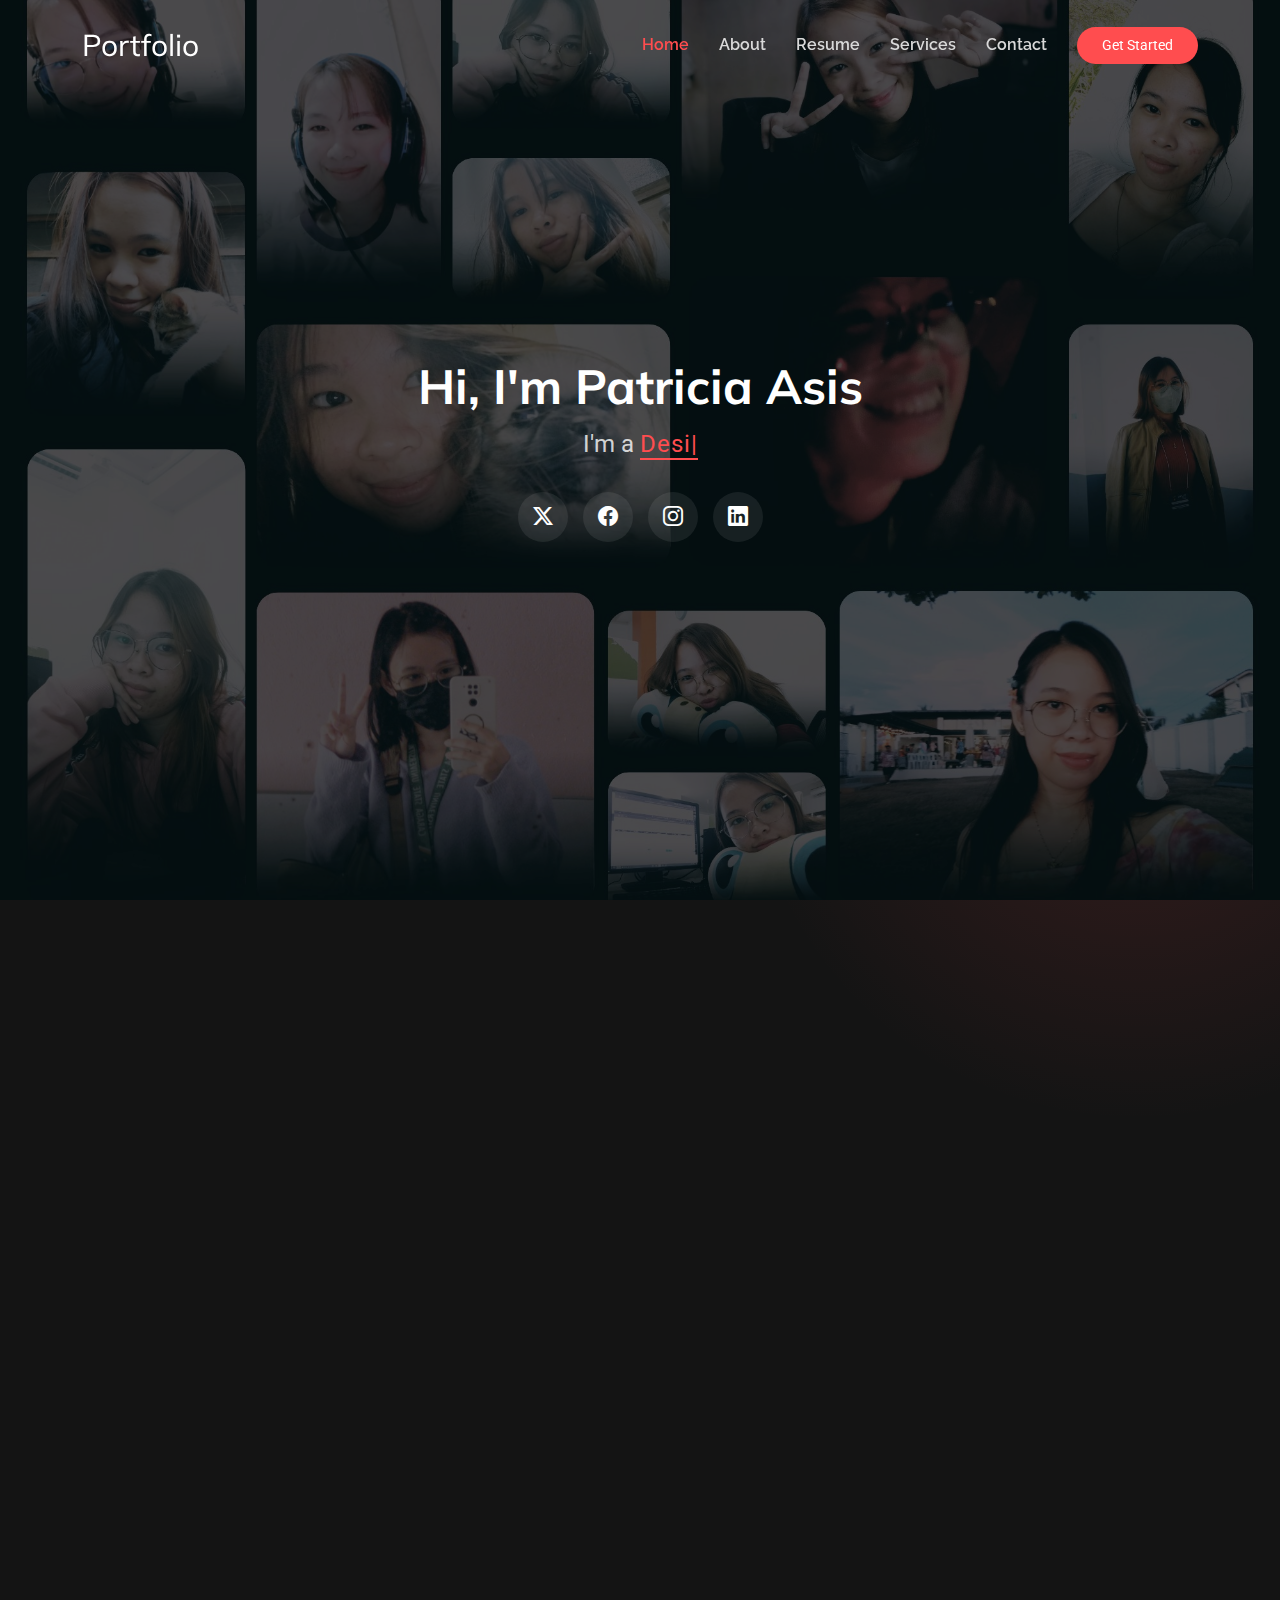
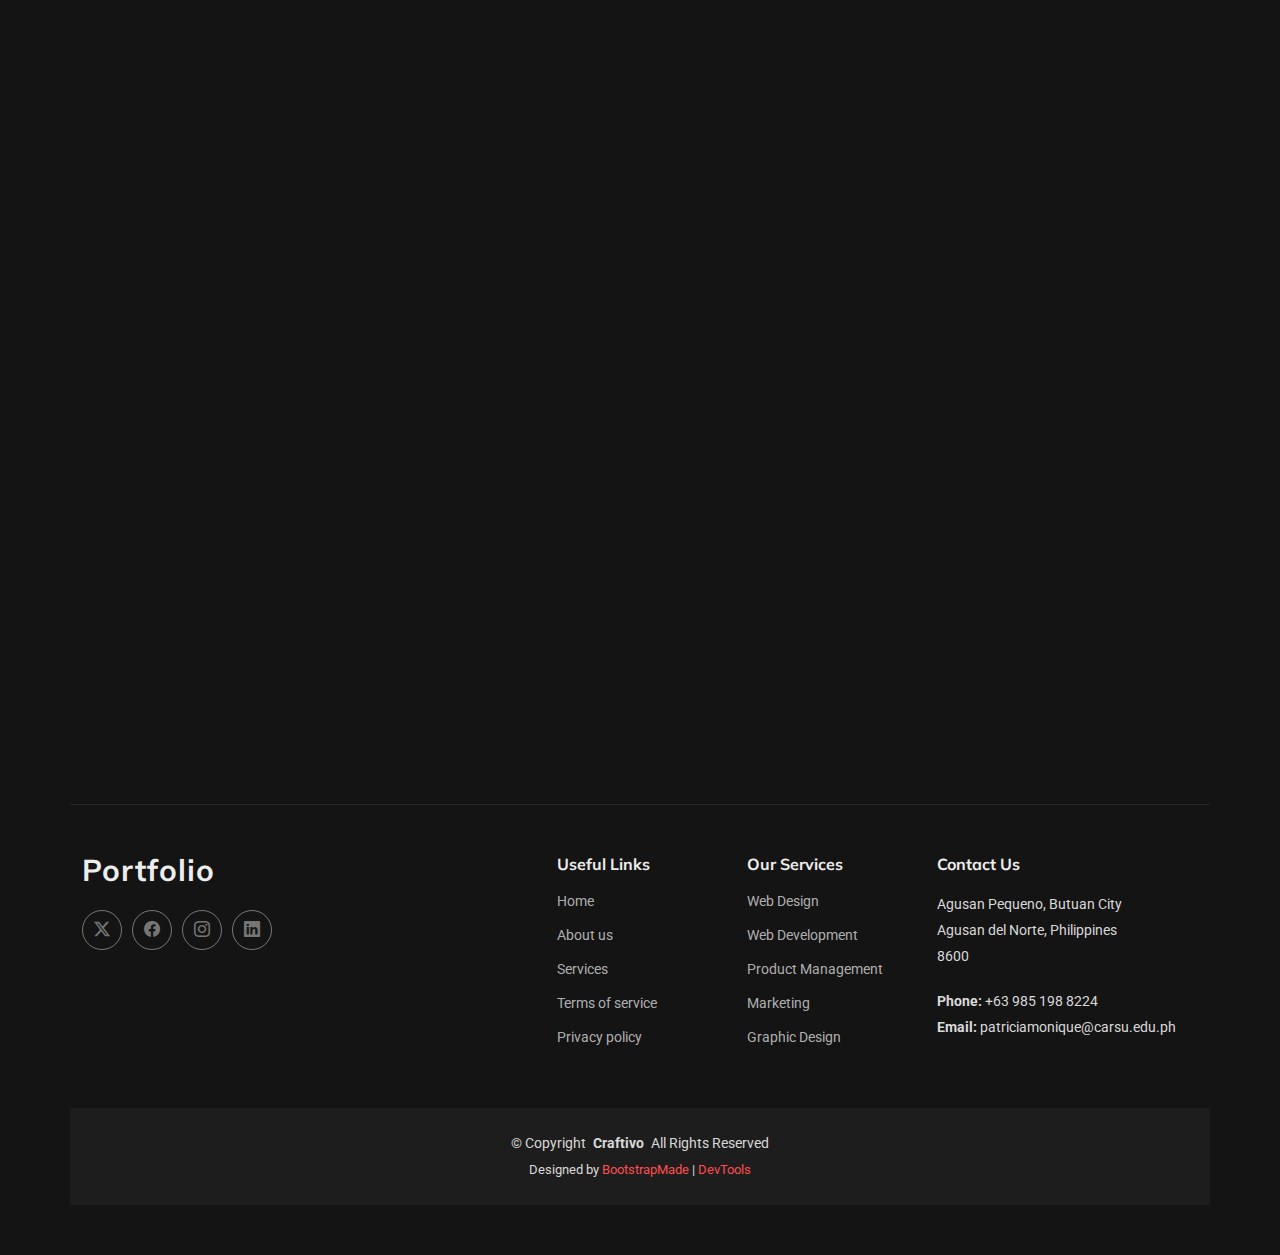
<file: index.html>
<!DOCTYPE html>
<html lang="en">

<head>
  <meta charset="utf-8">
  <meta content="width=device-width, initial-scale=1.0" name="viewport">
  <title>Index - Portfolio Template</title>
  <meta name="description" content="">
  <meta name="keywords" content="">

  <!-- Favicons -->
  <link href="assets/img/favicon.png" rel="icon">
  <link href="assets/img/apple-touch-icon.png" rel="apple-touch-icon">

  <!-- Fonts -->
  <link href="https://fonts.googleapis.com" rel="preconnect">
  <link href="https://fonts.gstatic.com" rel="preconnect" crossorigin>
  <link href="https://fonts.googleapis.com/css2?family=Roboto:ital,wght@0,100;0,300;0,400;0,500;0,700;0,900;1,100;1,300;1,400;1,500;1,700;1,900&family=Raleway:ital,wght@0,100;0,200;0,300;0,400;0,500;0,600;0,700;0,800;0,900;1,100;1,200;1,300;1,400;1,500;1,600;1,700;1,800;1,900&family=Mulish:ital,wght@0,200;0,300;0,400;0,500;0,600;0,700;0,800;0,900;1,200;1,300;1,400;1,500;1,600;1,700;1,800;1,900&display=swap" rel="stylesheet">

  <!-- Vendor CSS Files -->
  <link href="assets/vendor/bootstrap/css/bootstrap.min.css" rel="stylesheet">
  <link href="assets/vendor/bootstrap-icons/bootstrap-icons.css" rel="stylesheet">
  <link href="assets/vendor/aos/aos.css" rel="stylesheet">
  <link href="assets/vendor/glightbox/css/glightbox.min.css" rel="stylesheet">
  <link href="assets/vendor/swiper/swiper-bundle.min.css" rel="stylesheet">

  <!-- Main CSS File -->
  <link href="assets/css/main.css" rel="stylesheet">

  <!-- =======================================================
  * Template Name: Craftivo
  * Template URL: https://bootstrapmade.com/craftivo-bootstrap-portfolio-template/
  * Updated: Oct 04 2025 with Bootstrap v5.3.8
  * Author: BootstrapMade.com
  * License: https://bootstrapmade.com/license/
  ======================================================== -->
</head>

<body class="index-page">

  <header id="header" class="header d-flex align-items-center fixed-top">
    <div class="container-fluid container-xl position-relative d-flex align-items-center">

      <a href="index.html" class="logo d-flex align-items-center me-auto">
        <!-- Uncomment the line below if you also wish to use an image logo -->
        <!-- <img src="assets/img/logo.webp" alt=""> -->
        <h1 class="sitename">Portfolio</h1>
      </a>

      <nav id="navmenu" class="navmenu">
        <ul>
          <li><a href="#hero" class="active">Home</a></li>
          <li><a href="#about">About</a></li>
          <li><a href="#resume">Resume</a></li>
          <li><a href="#services">Services</a></li>
          
          <li><a href="#contact">Contact</a></li>
        </ul>
        <i class="mobile-nav-toggle d-xl-none bi bi-list"></i>
      </nav>

      <a class="btn-getstarted" href="#about">Get Started</a>

    </div>
  </header>

  <main class="main">

    <!-- Hero Section -->
    <section id="hero" class="hero section dark-background">

      <img src="assets/img/profile/profile-bg-5.png" alt="" data-aos="fade-in">

      <div class="container" data-aos="fade-up" data-aos-delay="100">
        <div class="row justify-content-center">
          <div class="col-lg-8 text-center">
            <h2>Hi, I'm Patricia Asis</h2>
            <p>I'm a <span class="typed" data-typed-items="Designer, Developer, Freelancer, Editor"></span><span class="typed-cursor" aria-hidden="true"></span></p>
            <div class="social-links">
              <a href="#"><i class="bi bi-twitter-x"></i></a>
              <a href="#"><i class="bi bi-facebook"></i></a>
              <a href="#"><i class="bi bi-instagram"></i></a>
              <a href="#"><i class="bi bi-linkedin"></i></a>
            </div>
          </div>
        </div>
      </div>

    </section><!-- /Hero Section -->

    <!-- About Section -->
    <section id="about" class="about section">

      <!-- Section Title -->
      <div class="container section-title" data-aos="fade-up">
        <span class="subtitle">About Me</span>
        <h2>About Me</h2>
        <p>BSIT student and technical specialist focused on system optimization. I bridge the gap between digital operations and technical systems through CRM management, troubleshooting, and end-to-end digital production.</p>
      </div><!-- End Section Title -->

      <div class="container" data-aos="fade-up" data-aos-delay="100">

        <div class="row gy-5">
          <div class="col-lg-4" data-aos="zoom-in" data-aos-delay="150">
            <div class="profile-card">
              <div class="profile-header">
                <div class="profile-avatar">
                  <img src="assets/img/profile/profile-square-3.jpg" class="img-fluid" alt="">
                  <div class="status-indicator"></div>
                </div>
                <h3>Patricia Monique Asis</h3>
                <span class="role">IT Specialist</span>
                <div class="rating">
                  <i class="bi bi-star-fill"></i>
                  <i class="bi bi-star-fill"></i>
                  <i class="bi bi-star-fill"></i>
                  <i class="bi bi-star-fill"></i>
                  <i class="bi bi-star-half"></i>
                  <span>4.8</span>
                </div>
              </div>

              <div class="profile-stats">
                <div class="stat-item">
                  <h4>156</h4>
                  <p>Projects</p>
                </div>
                <div class="stat-item">
                  <h4>8+</h4>
                  <p>Years</p>
                </div>
                <div class="stat-item">
                  <h4>42</h4>
                  <p>Awards</p>
                </div>
              </div>

              <div class="profile-actions">
                <a href="#" class="btn-primary"><i class="bi bi-download"></i> Download CV</a>
                <a href="#" class="btn-secondary"><i class="bi bi-envelope"></i> Contact</a>
              </div>

              <div class="social-connect">
                <a href="#"><i class="bi bi-linkedin"></i></a>
                <a href="#"><i class="bi bi-github"></i></a>
                <a href="#"><i class="bi bi-twitter"></i></a>
                <a href="#"><i class="bi bi-instagram"></i></a>
              </div>
            </div>
          </div>

          <div class="col-lg-8" data-aos="fade-left" data-aos-delay="200">
            <div class="content-wrapper">
              <div class="bio-section">
                <div class="section-tag">About Me</div>
                <h2>Transforming Ideas into Digital Reality</h2>
                <div class="row mt-5">
     <div class="col-md-4">
        <h3>Mission</h3>
        <p>Building efficient, user-centric IT solutions from the ground up.</p>
    </div>
    <div class="col-md-4">
        <h3>Vision</h3>
        <p>Leading the future of digital transformation and system optimization.</p>
    </div>
    <div class="col-md-4">
        <h3>Goals</h3>
        <p>Mastering Full-Stack development and enhancing system scalability.</p>
    </div>
</div>
              </div>

              <div class="details-grid">
                <div class="detail-item" data-aos="fade-up" data-aos-delay="250">
                  <i class="bi bi-briefcase"></i>
                  <div class="detail-content">
                    <span>Experience</span>
                    <strong>3+ Years</strong>
                  </div>
                </div>

                <div class="detail-item" data-aos="fade-up" data-aos-delay="300">
                  <i class="bi bi-mortarboard"></i>
                  <div class="detail-content">
                    <span>Degree</span>
                    <strong>Bachelor of Science in Information Technology</strong>
                  </div>
                </div>

                <div class="detail-item" data-aos="fade-up" data-aos-delay="350">
                  <i class="bi bi-geo-alt"></i>
                  <div class="detail-content">
                    <span>Based In</span>
                    <strong>Philippines, Butuan City</strong>
                  </div>
                </div>

                <div class="detail-item" data-aos="fade-up" data-aos-delay="100">
                  <i class="bi bi-envelope"></i>
                  <div class="detail-content">
                    <span>Email</span>
                    <strong>patriciamonique.asis@carsu.edu.ph</strong>
                  </div>
                </div>

                <div class="detail-item" data-aos="fade-up" data-aos-delay="150">
                  <i class="bi bi-phone"></i>
                  <div class="detail-content">
                    <span>Phone</span>
                    <strong>+63 985 198 8224</strong>
                  </div>
                </div>

                <div class="detail-item" data-aos="fade-up" data-aos-delay="200">
                  <i class="bi bi-calendar-check"></i>
                  <div class="detail-content">
                    <span>Availability</span>
                    <strong>Open to Work</strong>
                  </div>
                </div>
              </div>

              <!--<div class="skills-showcase" data-aos="fade-up" data-aos-delay="250">
                <div class="section-tag">Core Skills</div>
                <h3>Technical Proficiency</h3>

                <div class="skills-list skills-animation">
                  <div class="skill-item">
                    <div class="skill-info">
                      <span class="skill-name">React &amp; Next.js</span>
                      <span class="skill-percent">95%</span>
                    </div>
                    <div class="progress">
                      <div class="progress-bar" role="progressbar" aria-valuenow="95" aria-valuemin="0" aria-valuemax="100"></div>
                    </div>
                  </div>

                  <div class="skill-item">
                    <div class="skill-info">
                      <span class="skill-name">Node.js &amp; Express</span>
                      <span class="skill-percent">90%</span>
                    </div>
                    <div class="progress">
                      <div class="progress-bar" role="progressbar" aria-valuenow="90" aria-valuemin="0" aria-valuemax="100"></div>
                    </div>
                  </div>

                  <div class="skill-item">
                    <div class="skill-info">
                      <span class="skill-name">UI/UX &amp; Figma</span>
                      <span class="skill-percent">88%</span>
                    </div>
                    <div class="progress">
                      <div class="progress-bar" role="progressbar" aria-valuenow="88" aria-valuemin="0" aria-valuemax="100"></div>
                    </div>
                  </div>

                  <div class="skill-item">
                    <div class="skill-info">
                      <span class="skill-name">MongoDB &amp; PostgreSQL</span>
                      <span class="skill-percent">85%</span>
                    </div>
                    <div class="progress">
                      <div class="progress-bar" role="progressbar" aria-valuenow="85" aria-valuemin="0" aria-valuemax="100"></div>
                    </div>
                  </div>

                  <div class="skill-item">
                    <div class="skill-info">
                      <span class="skill-name">Docker &amp; AWS</span>
                      <span class="skill-percent">80%</span>
                    </div>
                    <div class="progress">
                      <div class="progress-bar" role="progressbar" aria-valuenow="80" aria-valuemin="0" aria-valuemax="100"></div>
                    </div>
                  </div>
                </div>
              </div>
            </div>
          </div>
        </div>

      </div>-->

    </section><!-- /About Section --> 

    <!-- Resume Section -->
    <section id="resume" class="resume section">

      <!-- Section Title -->
      <div class="container section-title" data-aos="fade-up">
        <span class="subtitle">Resume</span>
        <h2>Resume</h2>

      <div class="container" data-aos="fade-up" data-aos-delay="100">

        <div class="row gy-5">
          <div class="col-lg-6">
            <div class="experience-section">
              <div class="section-header" data-aos="fade-right" data-aos-delay="200">
                <div class="header-content">
                  <span class="section-badge">Experience</span>
                  <h2>Professional Journey</h2>
                  
                </div>
              </div>

              <div class="experience-cards">
                <div class="exp-card featured" data-aos="zoom-in" data-aos-delay="300">
                  <div class="card-header">
                    <div class="company-logo">
                      <i class="bi bi-laptop"></i>
                    </div>
                    <div class="period-badge">Recent</div>
                  </div>
                  <div class="card-body">
                    <h3>Appointment Setter</h3>
                    <p class="company-name">KB Staples</p>
                    <span class="duration">December 2024 - March 2025</span>
                    <p class="description"> - Optimized lead-generation workflows and managed CRM databases to ensure high data integrity and efficient scheduling pipelines.</p>
                    <div class="skills-tags">
                      <span class="skill-tag">Data Management</span>
                      <span class="skill-tag">Workflow Optimization</span>
                      <span class="skill-tag">CRM Administration</span>
                    </div>
                  </div>
                </div>

                <div class="exp-card" data-aos="zoom-in" data-aos-delay="350">
                  <div class="card-header">
                    <div class="company-logo">
                      <i class="bi bi-telephone"></i>
                    </div>
                  </div>
                  <div class="card-body">
                    <h3>Customer Service Representative</h3>
                    <p class="company-name">CBS (Customer Benefit Services)</p>
                    <span class="duration">2023 - 2024</span>
                    <p class="description"> - Provided high-level technical troubleshooting and conflict resolution while navigating complex internal software systems to maintain service level agreements (SLAs).</p>
                    <div class="skills-tags">
                      <span class="skill-tag">Technical Support</span>
                      <span class="skill-tag">Customer Relations</span>
                      <span class="skill-tag">SLA Management</span>
                    </div>
                  </div>
                </div>

                <div class="exp-card" data-aos="zoom-in" data-aos-delay="400">
                  <div class="card-header">
                    <div class="company-logo">
                      <i class="bi bi-globe"></i>
                    </div>
                  </div>
                  <div class="card-body">
                    <h3>Social Media Management</h3>
                    <p class="company-name">Freelancing</p>
                    <span class="duration">2021 - 2023</span>
                    <p class="description"> - Executed end-to-end digital content production by utilizing advanced video editing software and architectural scriptwriting to drive technical engagement and brand storytelling.</p>
                   <div class="skills-tags">
                      <span class="skill-tag">Data Management</span>
                      <span class="skill-tag">Workflow Optimization</span>
                      <span class="skill-tag">CRM Administration</span>
                    </div>
                  </div>
                </div>
              </div>
            </div>
          </div>

          <div class="col-lg-6">
            <div class="education-section">
              <div class="section-header" data-aos="fade-left" data-aos-delay="200">
                <div class="header-content">
                  <span class="section-badge">Education</span>
                  <h2>Academic Background</h2>
                
                </div>
              </div>

              <div class="education-timeline" data-aos="fade-left" data-aos-delay="300">
                <div class="timeline-track">
                  <div class="timeline-item">
                    <div class="timeline-marker">
                      <i class="bi bi-mortarboard-fill"></i>
                    </div>
                    <div class="timeline-content">
                      <div class="education-meta">
                        <span class="year-range">2019 - Present</span>
                        <span class="degree-level">Bachelor</span>
                      </div>
                      <h4>Bachelor of Science in Information Technology</h4>
                      <p class="institution">Caraga State University</p>
                      <p class="description">Concentrating on web technologies, database management, and computing fundamentals. Gaining hands-on experience in technical troubleshooting and efficient data handling.</p>
                      <div class="achievement">
                        <i class="bi bi-book"></i>
                        <span>Currently Pursuing</span>
                      </div>
                    </div>
                  </div>

                 <div class="timeline-item">
    <div class="timeline-marker">
        <i class="bi bi-mortarboard-fill"></i>
    </div>
    <div class="timeline-content">
        <div class="exp-card"> <div class="card-header">
                <div class="education-meta">
                    <span class="year-range">2017 - 2019</span>
                    <span class="degree-level">Secondary</span> 
                </div>
            </div>
            
            <div class="card-body">
                <h4>STEM (Science, Tech, Engineering, & Math)</h4>
                <p class="institution">Saint Joseph Institute of Technology</p>
                <p class="description">Completed the Academic Track with a focus on advanced mathematics and sciences.</p>
                
                <div class="achievement">
                    <i class="bi bi-award"></i>
                    <span>Senior High School Graduate</span>
                </div>
            </div>
        </div>
    </div>
</div>

                  <div class="timeline-item">
                    <div class="timeline-marker">
                      <i class="bi bi-patch-check-fill"></i>
                    </div>
                    <div class="timeline-content">
                      <div class="education-meta">
                        <span class="year-range">2023 - 2025</span>
                        <span class="degree-level">Certificates</span>
                      </div>
                      <h4>Professional Certifications</h4>
                      <div class="certifications-list">
                        <div class="cert-item">
                          <span class="cert-name">HTML</span>
                          <span class="cert-year">2025</span>
                        </div>
                        <div class="cert-item">
                          <span class="cert-name">CSS</span>
                          <span class="cert-year">2025</span>
                        </div>
                        <div class="cert-item">
                          <span class="cert-name">Javascript</span>
                          <span class="cert-year">2023</span>
                        </div> 
                        <div class="cert-item">
                          <span class="cert-name">PHP</span>
                          <span class="cert-year">2023</span>
                        </div> 
                        <div class="cert-item">
                          <span class="cert-name">SQL</span>
                          <span class="cert-year">2025</span>
                        </div> 
                      </div>
                    </div>
                  </div>
                </div>
              </div>
            </div>
          </div>
        </div>

      </div>

    </section><!-- /Resume Section -->

    <!-- Services Section -->
    <section id="services" class="services section">

      <!-- Section Title -->
      <div class="container section-title" data-aos="fade-up">
        <span class="subtitle">Services</span>
        <h2>Services</h2>
      </div><!-- End Section Title -->

      <div class="container" data-aos="fade-up" data-aos-delay="100">

        <div class="row gy-4">
          <div class="col-lg-3 col-md-6" data-aos="zoom-in" data-aos-delay="100">
            <div class="service-item">
              <div class="icon-wrapper">
                <i class="bi bi-palette"></i>
              </div>
              <h4>Brand Identity</h4>
              <p>Curabitur non nulla sit amet nisl tempus convallis quis ac lectus vivamus magna.</p>
              <a href="service-details.html" class="read-more">
                <span>Explore</span>
                <i class="bi bi-arrow-right"></i>
              </a>
            </div>
          </div>

          <div class="col-lg-3 col-md-6" data-aos="zoom-in" data-aos-delay="200">
            <div class="service-item featured">
              <div class="featured-tag">Featured</div>
              <div class="icon-wrapper">
                <i class="bi bi-layout-text-window-reverse"></i>
              </div>
              <h4>UI/UX Design</h4>
              <p>Vestibulum ac diam sit amet quam vehicula elementum sed sit amet dui donec rutrum.</p>
              <a href="service-details.html" class="read-more">
                <span>Explore</span>
                <i class="bi bi-arrow-right"></i>
              </a>
            </div>
          </div>

          <div class="col-lg-3 col-md-6" data-aos="zoom-in" data-aos-delay="300">
            <div class="service-item">
              <div class="icon-wrapper">
                <i class="bi bi-code-slash"></i>
              </div>
              <h4>Development</h4>
              <p>Praesent sapien massa convallis a pellentesque nec egestas non nisi cras ornare arcu.</p>
              <a href="service-details.html" class="read-more">
                <span>Explore</span>
                <i class="bi bi-arrow-right"></i>
              </a>
            </div>
          </div>

          <div class="col-lg-3 col-md-6" data-aos="zoom-in" data-aos-delay="400">
            <div class="service-item">
              <div class="icon-wrapper">
                <i class="bi bi-phone"></i>
              </div>
              <h4>Mobile Apps</h4>
              <p>Vivamus suscipit tortor eget felis porttitor volutpat quisque velit nisi pretium ut lacinia.</p>
              <a href="service-details.html" class="read-more">
                <span>Explore</span>
                <i class="bi bi-arrow-right"></i>
              </a>
            </div>
          </div>

          <div class="col-lg-3 col-md-6" data-aos="zoom-in" data-aos-delay="100">
            <div class="service-item">
              <div class="icon-wrapper">
                <i class="bi bi-megaphone"></i>
              </div>
              <h4>Digital Marketing</h4>
              <p>Nulla porttitor accumsan tincidunt curabitur aliquet quam id dui posuere blandit mauris.</p>
              <a href="service-details.html" class="read-more">
                <span>Explore</span>
                <i class="bi bi-arrow-right"></i>
              </a>
            </div>
          </div>

          <div class="col-lg-3 col-md-6" data-aos="zoom-in" data-aos-delay="200">
            <div class="service-item">
              <div class="icon-wrapper">
                <i class="bi bi-search"></i>
              </div>
              <h4>SEO Services</h4>
              <p>Pellentesque in ipsum id orci porta dapibus donec sollicitudin molestie malesuada proin.</p>
              <a href="service-details.html" class="read-more">
                <span>Explore</span>
                <i class="bi bi-arrow-right"></i>
              </a>
            </div>
          </div>

          <div class="col-lg-3 col-md-6" data-aos="zoom-in" data-aos-delay="300">
            <div class="service-item">
              <div class="icon-wrapper">
                <i class="bi bi-graph-up-arrow"></i>
              </div>
              <h4>Analytics</h4>
              <p>Sed porttitor lectus nibh curabitur arcu erat accumsan id imperdiet et porttitor at sem.</p>
              <a href="service-details.html" class="read-more">
                <span>Explore</span>
                <i class="bi bi-arrow-right"></i>
              </a>
            </div>
          </div>

          <div class="col-lg-3 col-md-6" data-aos="zoom-in" data-aos-delay="400">
            <div class="service-item">
              <div class="icon-wrapper">
                <i class="bi bi-shield-check"></i>
              </div>
              <h4>Security</h4>
              <p>Vivamus magna justo lacinia eget consectetur sed convallis at tellus mauris blandit aliquet.</p>
              <a href="service-details.html" class="read-more">
                <span>Explore</span>
                <i class="bi bi-arrow-right"></i>
              </a>
            </div>
          </div>

        </div>

        <div class="row mt-5">
          <div class="col-12" data-aos="fade-up" data-aos-delay="200">
            <div class="cta-box">
              <div class="row align-items-center">
                <div class="col-lg-8">
                  <h3>Transform Your Vision Into Reality</h3>
                  <p>Partner with us to bring your ideas to life with innovative solutions tailored to your needs</p>
                </div>
                <div class="col-lg-4 text-lg-end text-center">
                  <a href="service-details.html" class="cta-btn">Start Your Project</a>
                </div>
              </div>
            </div>
          </div>
        </div>

      </div>

    </section><!-- /Services Section -->

   

    <!-- Contact Section -->
    <section id="contact" class="contact section">

      <!-- Section Title -->
      <div class="container section-title" data-aos="fade-up">
        <span class="subtitle">Contact</span>
        <h2>Contact</h2>

      <div class="container">

        <div class="row gy-4">

          <div class="col-lg-4">
            <div class="info-item">
              <div class="icon-wrapper">
                <i class="bi bi-geo-alt"></i>
              </div>
              <div>
                <h3>Address</h3>
                <p>Agusan Pequeno, Butuan City, Agusan del Norte, Philippines</p>
              </div>
            </div>

            <div class="info-item">
              <div class="icon-wrapper">
                <i class="bi bi-telephone"></i>
              </div>
              <div>
                <h3>Call Me</h3>
                <p>+63 985 198 8224</p>
              </div>
            </div>

            <div class="info-item">
              <div class="icon-wrapper">
                <i class="bi bi-envelope"></i>
              </div>
              <div>
                <h3>Email Me</h3>
                <p>patriciamonique@carsu.edu.ph</p>
              </div>
            </div>

          </div>

          <div class="col-lg-8">
            <form action="forms/contact.php" method="post" class="php-email-form">
              <div class="row gy-4">

                <div class="col-md-6">
                  <input type="text" name="name" class="form-control" placeholder="Your Name" required="">
                </div>

                <div class="col-md-6">
                  <input type="email" class="form-control" name="email" placeholder="Your Email" required="">
                </div>

                <div class="col-md-12">
                  <input type="text" class="form-control" name="subject" placeholder="Subject" required="">
                </div>

                <div class="col-md-12">
                  <textarea class="form-control" name="message" rows="6" placeholder="Message" required=""></textarea>
                </div>

                <div class="col-md-12 text-center">
                  <div class="loading">Loading</div>
                  <div class="error-message"></div>
                  <div class="sent-message">Your message has been sent. Thank you!</div>

                  <button type="submit">Send Message</button>
                </div>

              </div>
            </form>
          </div>

        </div>

      </div>

    </section><!-- /Contact Section -->

  </main>

  <footer id="footer" class="footer">

    <div class="container footer-top">
      <div class="row gy-4">
        <div class="col-lg-5 col-md-12 footer-about">
          <a href="index.html" class="logo d-flex align-items-center">
            <span class="sitename">Portfolio</span>
          </a>
          
          <div class="social-links d-flex mt-4">
            <a href=""><i class="bi bi-twitter-x"></i></a>
            <a href=""><i class="bi bi-facebook"></i></a>
            <a href=""><i class="bi bi-instagram"></i></a>
            <a href=""><i class="bi bi-linkedin"></i></a>
          </div>
        </div>

        <div class="col-lg-2 col-6 footer-links">
          <h4>Useful Links</h4>
          <ul>
            <li><a href="#">Home</a></li>
            <li><a href="#">About us</a></li>
            <li><a href="#">Services</a></li>
            <li><a href="#">Terms of service</a></li>
            <li><a href="#">Privacy policy</a></li>
          </ul>
        </div>

        <div class="col-lg-2 col-6 footer-links">
          <h4>Our Services</h4>
          <ul>
            <li><a href="#">Web Design</a></li>
            <li><a href="#">Web Development</a></li>
            <li><a href="#">Product Management</a></li>
            <li><a href="#">Marketing</a></li>
            <li><a href="#">Graphic Design</a></li>
          </ul>
        </div>

        <div class="col-lg-3 col-md-12 footer-contact text-center text-md-start">
          <h4>Contact Us</h4>
          <p>Agusan Pequeno, Butuan City</p>
          <p>Agusan del Norte, Philippines</p>
          <p>8600</p>
          <p class="mt-4"><strong>Phone:</strong> <span>+63 985 198 8224</span></p>
          <p><strong>Email:</strong> <span>patriciamonique@carsu.edu.ph</span></p>
        </div>

      </div>
    </div>

    <div class="container copyright text-center mt-4">
      <p>© <span>Copyright</span> <strong class="px-1 sitename">Craftivo</strong> <span>All Rights Reserved</span></p>
      <div class="credits">
        <!-- All the links in the footer should remain intact. -->
        <!-- You can delete the links only if you've purchased the pro version. -->
        <!-- Licensing information: https://bootstrapmade.com/license/ -->
        <!-- Purchase the pro version with working PHP/AJAX contact form: [buy-url] -->
        Designed by <a href="https://bootstrapmade.com/">BootstrapMade</a> | <a href="https://bootstrapmade.com/tools/">DevTools</a>
      </div>
    </div>

  </footer>

  <!-- Scroll Top -->
  <a href="#" id="scroll-top" class="scroll-top d-flex align-items-center justify-content-center"><i class="bi bi-arrow-up-short"></i></a>

  <!-- Preloader -->
  <div id="preloader"></div>

  <!-- Vendor JS Files -->
  <script src="assets/vendor/bootstrap/js/bootstrap.bundle.min.js"></script>
  <script src="assets/vendor/php-email-form/validate.js"></script>
  <script src="assets/vendor/aos/aos.js"></script>
  <script src="assets/vendor/typed.js/typed.umd.js"></script>
  <script src="assets/vendor/waypoints/noframework.waypoints.js"></script>
  <script src="assets/vendor/glightbox/js/glightbox.min.js"></script>
  <script src="assets/vendor/imagesloaded/imagesloaded.pkgd.min.js"></script>
  <script src="assets/vendor/isotope-layout/isotope.pkgd.min.js"></script>
  <script src="assets/vendor/swiper/swiper-bundle.min.js"></script>

  <!-- Main JS File -->
  <script src="assets/js/main.js"></script>

</body>

</html>
</file>
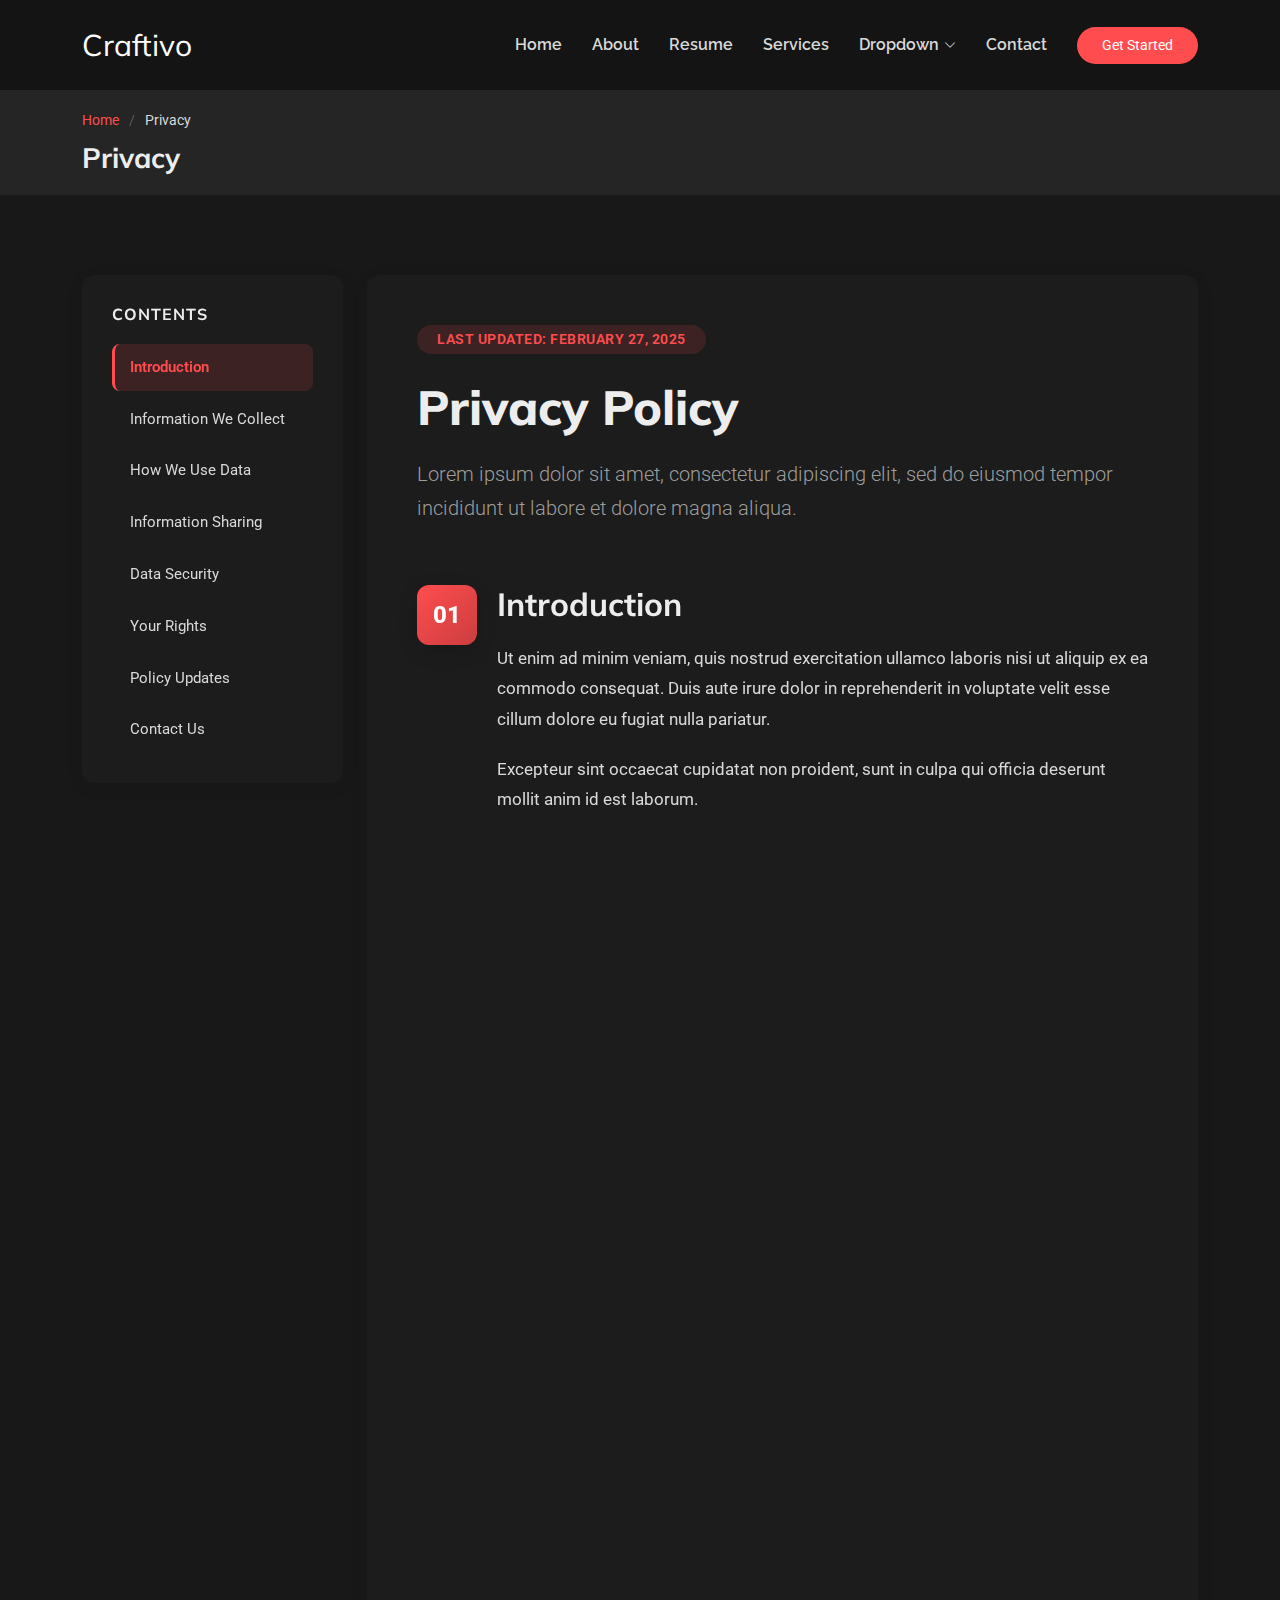
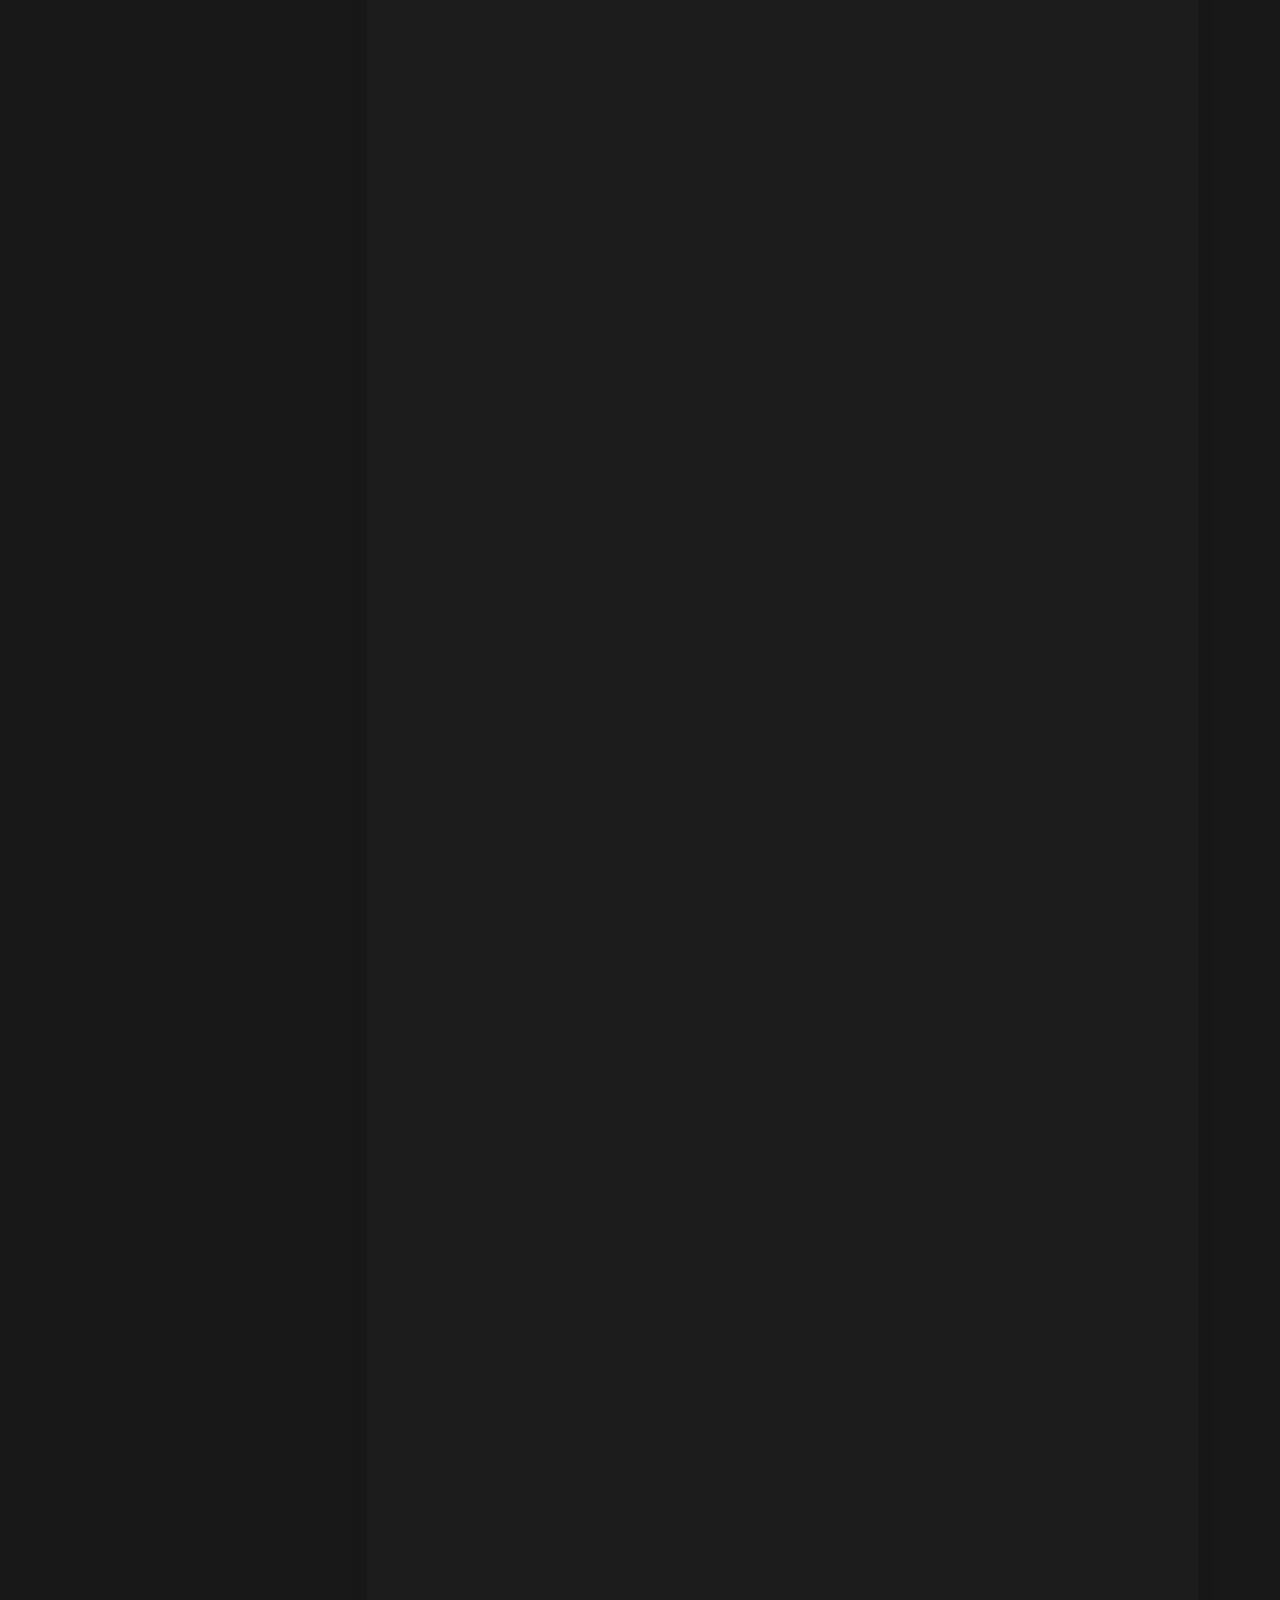
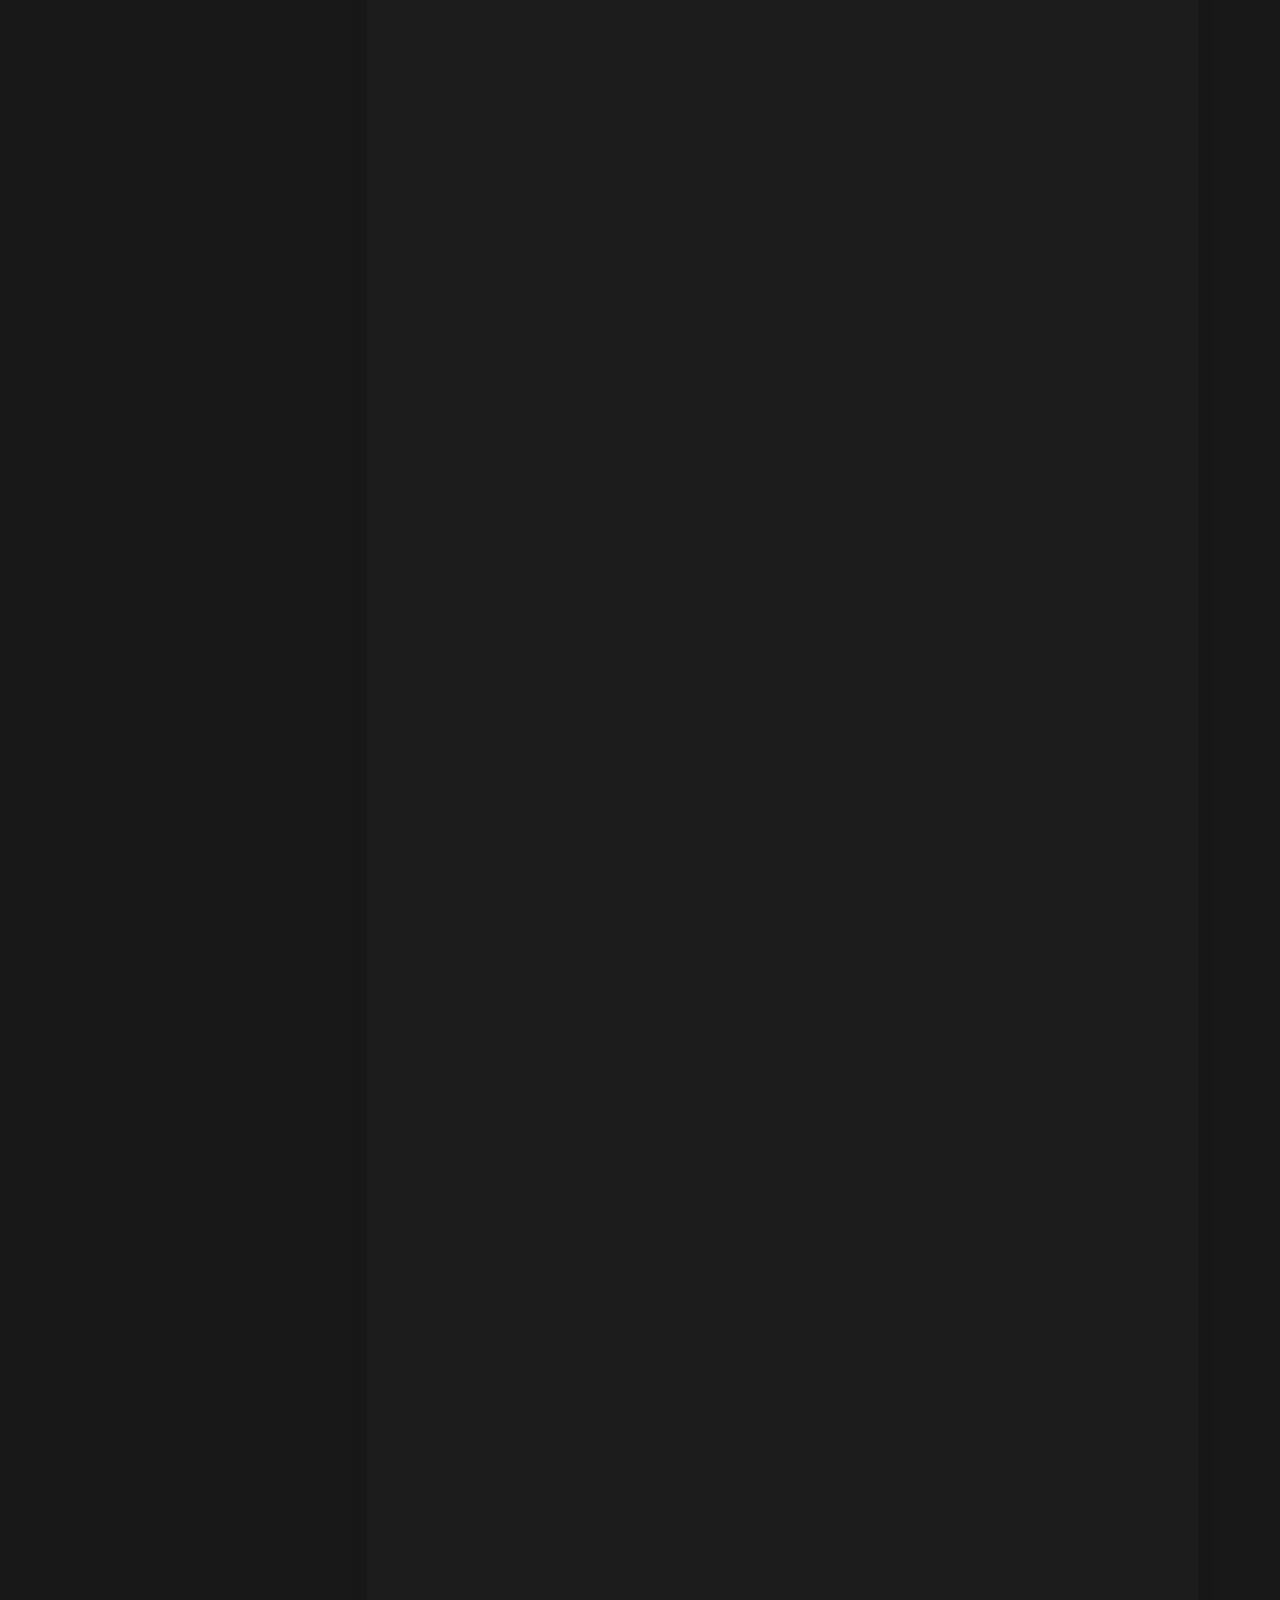
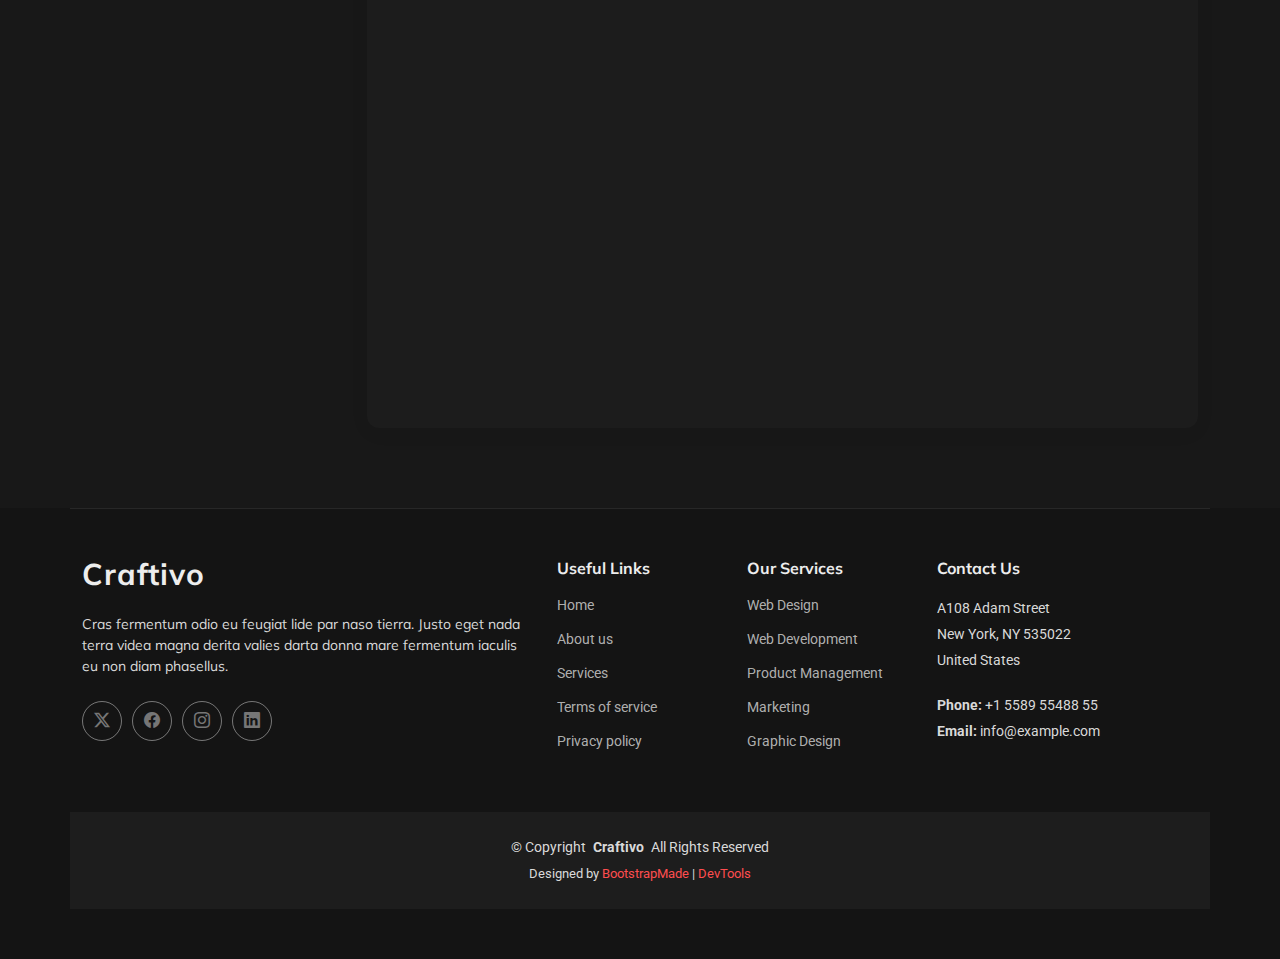
<file: privacy.html>
<!DOCTYPE html>
<html lang="en">

<head>
  <meta charset="utf-8">
  <meta content="width=device-width, initial-scale=1.0" name="viewport">
  <title>Privacy - Craftivo Bootstrap Template</title>
  <meta name="description" content="">
  <meta name="keywords" content="">

  <!-- Favicons -->
  <link href="assets/img/favicon.png" rel="icon">
  <link href="assets/img/apple-touch-icon.png" rel="apple-touch-icon">

  <!-- Fonts -->
  <link href="https://fonts.googleapis.com" rel="preconnect">
  <link href="https://fonts.gstatic.com" rel="preconnect" crossorigin>
  <link href="https://fonts.googleapis.com/css2?family=Roboto:ital,wght@0,100;0,300;0,400;0,500;0,700;0,900;1,100;1,300;1,400;1,500;1,700;1,900&family=Raleway:ital,wght@0,100;0,200;0,300;0,400;0,500;0,600;0,700;0,800;0,900;1,100;1,200;1,300;1,400;1,500;1,600;1,700;1,800;1,900&family=Mulish:ital,wght@0,200;0,300;0,400;0,500;0,600;0,700;0,800;0,900;1,200;1,300;1,400;1,500;1,600;1,700;1,800;1,900&display=swap" rel="stylesheet">

  <!-- Vendor CSS Files -->
  <link href="assets/vendor/bootstrap/css/bootstrap.min.css" rel="stylesheet">
  <link href="assets/vendor/bootstrap-icons/bootstrap-icons.css" rel="stylesheet">
  <link href="assets/vendor/aos/aos.css" rel="stylesheet">
  <link href="assets/vendor/glightbox/css/glightbox.min.css" rel="stylesheet">
  <link href="assets/vendor/swiper/swiper-bundle.min.css" rel="stylesheet">

  <!-- Main CSS File -->
  <link href="assets/css/main.css" rel="stylesheet">

  <!-- =======================================================
  * Template Name: Craftivo
  * Template URL: https://bootstrapmade.com/craftivo-bootstrap-portfolio-template/
  * Updated: Oct 04 2025 with Bootstrap v5.3.8
  * Author: BootstrapMade.com
  * License: https://bootstrapmade.com/license/
  ======================================================== -->
</head>

<body class="privacy-page">

  <header id="header" class="header d-flex align-items-center sticky-top">
    <div class="container-fluid container-xl position-relative d-flex align-items-center">

      <a href="index.html" class="logo d-flex align-items-center me-auto">
        <!-- Uncomment the line below if you also wish to use an image logo -->
        <!-- <img src="assets/img/logo.webp" alt=""> -->
        <h1 class="sitename">Craftivo</h1>
      </a>

      <nav id="navmenu" class="navmenu">
        <ul>
          <li><a href="#hero">Home</a></li>
          <li><a href="#about">About</a></li>
          <li><a href="#resume">Resume</a></li>
          <li><a href="#services">Services</a></li>
          <li class="dropdown"><a href="#"><span>Dropdown</span> <i class="bi bi-chevron-down toggle-dropdown"></i></a>
            <ul>
              <li><a href="#">Dropdown 1</a></li>
              <li class="dropdown"><a href="#"><span>Deep Dropdown</span> <i class="bi bi-chevron-down toggle-dropdown"></i></a>
                <ul>
                  <li><a href="#">Deep Dropdown 1</a></li>
                  <li><a href="#">Deep Dropdown 2</a></li>
                  <li><a href="#">Deep Dropdown 3</a></li>
                  <li><a href="#">Deep Dropdown 4</a></li>
                  <li><a href="#">Deep Dropdown 5</a></li>
                </ul>
              </li>
              <li><a href="#">Dropdown 2</a></li>
              <li><a href="#">Dropdown 3</a></li>
              <li><a href="#">Dropdown 4</a></li>
            </ul>
          </li>
          <li><a href="#contact">Contact</a></li>
        </ul>
        <i class="mobile-nav-toggle d-xl-none bi bi-list"></i>
      </nav>

      <a class="btn-getstarted" href="#about">Get Started</a>

    </div>
  </header>

  <main class="main">

    <!-- Page Title -->
    <div class="page-title light-background">
      <div class="container">
        <nav class="breadcrumbs">
          <ol>
            <li><a href="index.html">Home</a></li>
            <li class="current">Privacy</li>
          </ol>
        </nav>
        <h1>Privacy</h1>
      </div>
    </div><!-- End Page Title -->

    <!-- Privacy Section -->
    <section id="privacy" class="privacy section">

      <div class="container">

        <div class="row">
          <!-- Sidebar Navigation -->
          <div class="col-lg-3">
            <div class="policy-sidebar" data-aos="fade-right">
              <h3>Contents</h3>
              <nav class="policy-nav">
                <a href="#introduction" class="nav-link active">Introduction</a>
                <a href="#information-collect" class="nav-link">Information We Collect</a>
                <a href="#use-information" class="nav-link">How We Use Data</a>
                <a href="#sharing" class="nav-link">Information Sharing</a>
                <a href="#security" class="nav-link">Data Security</a>
                <a href="#rights" class="nav-link">Your Rights</a>
                <a href="#changes" class="nav-link">Policy Updates</a>
                <a href="#contact" class="nav-link">Contact Us</a>
              </nav>
            </div>
          </div>

          <!-- Main Content -->
          <div class="col-lg-9">
            <div class="policy-main">
              <!-- Header -->
              <div class="policy-hero" data-aos="fade-up">
                <div class="badge">Last Updated: February 27, 2025</div>
                <h1>Privacy Policy</h1>
                <p class="lead">Lorem ipsum dolor sit amet, consectetur adipiscing elit, sed do eiusmod tempor incididunt ut labore et dolore magna aliqua.</p>
              </div>

              <!-- Introduction -->
              <div class="policy-section" id="introduction" data-aos="fade-up" data-aos-delay="100">
                <div class="section-number">01</div>
                <h2>Introduction</h2>
                <p>Ut enim ad minim veniam, quis nostrud exercitation ullamco laboris nisi ut aliquip ex ea commodo consequat. Duis aute irure dolor in reprehenderit in voluptate velit esse cillum dolore eu fugiat nulla pariatur.</p>
                <p>Excepteur sint occaecat cupidatat non proident, sunt in culpa qui officia deserunt mollit anim id est laborum.</p>
              </div>

              <!-- Information Collection -->
              <div class="policy-section" id="information-collect" data-aos="fade-up" data-aos-delay="150">
                <div class="section-number">02</div>
                <h2>Information We Collect</h2>
                <p>Sed ut perspiciatis unde omnis iste natus error sit voluptatem accusantium doloremque laudantium, totam rem aperiam.</p>

                <div class="info-card">
                  <div class="card-icon">
                    <i class="bi bi-person-fill"></i>
                  </div>
                  <div class="card-content">
                    <h3>Personal Information</h3>
                    <p>Nemo enim ipsam voluptatem quia voluptas sit aspernatur aut odit aut fugit:</p>
                    <ul>
                      <li>Sed quia consequuntur magni dolores eos</li>
                      <li>Neque porro quisquam est</li>
                      <li>Quis autem vel eum iure reprehenderit</li>
                      <li>At vero eos et accusamus</li>
                    </ul>
                  </div>
                </div>

                <div class="info-card">
                  <div class="card-icon">
                    <i class="bi bi-gear-fill"></i>
                  </div>
                  <div class="card-content">
                    <h3>Automated Data Collection</h3>
                    <p>Et harum quidem rerum facilis est et expedita distinctio:</p>
                    <ul>
                      <li>Nam libero tempore, cum soluta nobis</li>
                      <li>Temporibus autem quibusdam et aut</li>
                      <li>Itaque earum rerum hic tenetur</li>
                      <li>Sed ut perspiciatis unde omnis</li>
                    </ul>
                  </div>
                </div>
              </div>

              <!-- Use of Information -->
              <div class="policy-section" id="use-information" data-aos="fade-up" data-aos-delay="200">
                <div class="section-number">03</div>
                <h2>How We Use Your Information</h2>
                <p>On the other hand, we denounce with righteous indignation and dislike men who are so beguiled and demoralized:</p>
                <div class="usage-grid">
                  <div class="usage-item">
                    <i class="bi bi-check-circle-fill"></i>
                    <span>Omnis dolor repellendus temporibus autem</span>
                  </div>
                  <div class="usage-item">
                    <i class="bi bi-check-circle-fill"></i>
                    <span>Itaque earum rerum hic tenetur sapiente</span>
                  </div>
                  <div class="usage-item">
                    <i class="bi bi-check-circle-fill"></i>
                    <span>Nam libero tempore cum soluta nobis</span>
                  </div>
                  <div class="usage-item">
                    <i class="bi bi-check-circle-fill"></i>
                    <span>Temporibus autem quibusdam et aut officiis</span>
                  </div>
                  <div class="usage-item">
                    <i class="bi bi-check-circle-fill"></i>
                    <span>At vero eos et accusamus dignissimos</span>
                  </div>
                  <div class="usage-item">
                    <i class="bi bi-check-circle-fill"></i>
                    <span>Et harum quidem rerum facilis expedita</span>
                  </div>
                </div>
              </div>

              <!-- Information Sharing -->
              <div class="policy-section" id="sharing" data-aos="fade-up" data-aos-delay="250">
                <div class="section-number">04</div>
                <h2>Information Sharing and Disclosure</h2>
                <p>These cases are perfectly simple and easy to distinguish. In a free hour, when our power of choice is untrammelled:</p>

                <div class="sharing-box">
                  <h3>With Your Consent</h3>
                  <p>Sed ut perspiciatis unde omnis iste natus error sit voluptatem accusantium doloremque laudantium, totam rem aperiam, eaque ipsa quae ab illo inventore.</p>
                </div>

                <div class="sharing-box">
                  <h3>Legal Requirements</h3>
                  <p>Nemo enim ipsam voluptatem quia voluptas sit aspernatur aut odit aut fugit, sed quia consequuntur magni dolores eos qui ratione:</p>
                  <ul>
                    <li>Voluptatem sequi nesciunt neque porro</li>
                    <li>Quisquam est qui dolorem ipsum quia</li>
                    <li>Dolor sit amet consectetur adipiscing elit</li>
                    <li>Sed do eiusmod tempor incididunt labore</li>
                  </ul>
                </div>
              </div>

              <!-- Data Security -->
              <div class="policy-section" id="security" data-aos="fade-up" data-aos-delay="300">
                <div class="section-number">05</div>
                <h2>Data Security</h2>
                <p>But I must explain to you how all this mistaken idea of denouncing pleasure and praising pain was born:</p>
                <div class="security-features">
                  <div class="feature">
                    <i class="bi bi-shield-lock"></i>
                    <h4>Encryption</h4>
                    <p>Lorem ipsum dolor sit amet consectetur adipiscing elit sed do eiusmod</p>
                  </div>
                  <div class="feature">
                    <i class="bi bi-eye-slash"></i>
                    <h4>Access Control</h4>
                    <p>Tempor incididunt ut labore et dolore magna aliqua ut enim minim veniam</p>
                  </div>
                  <div class="feature">
                    <i class="bi bi-database-lock"></i>
                    <h4>Data Protection</h4>
                    <p>Quis nostrud exercitation ullamco laboris nisi ut aliquip ex commodo</p>
                  </div>
                </div>
              </div>

              <!-- Your Rights -->
              <div class="policy-section" id="rights" data-aos="fade-up" data-aos-delay="100">
                <div class="section-number">06</div>
                <h2>Your Rights and Choices</h2>
                <p>Nor again is there anyone who loves or pursues or desires to obtain pain of itself, because it is pain:</p>
                <div class="rights-list">
                  <div class="right-item">
                    <div class="right-icon"><i class="bi bi-folder2-open"></i></div>
                    <div class="right-content">
                      <h4>Access Your Data</h4>
                      <p>Excepteur sint occaecat cupidatat non proident sunt in culpa</p>
                    </div>
                  </div>
                  <div class="right-item">
                    <div class="right-icon"><i class="bi bi-pencil-square"></i></div>
                    <div class="right-content">
                      <h4>Correct Information</h4>
                      <p>Qui officia deserunt mollit anim id est laborum sed ut</p>
                    </div>
                  </div>
                  <div class="right-item">
                    <div class="right-icon"><i class="bi bi-trash"></i></div>
                    <div class="right-content">
                      <h4>Delete Your Data</h4>
                      <p>Perspiciatis unde omnis iste natus error sit voluptatem</p>
                    </div>
                  </div>
                  <div class="right-item">
                    <div class="right-icon"><i class="bi bi-ban"></i></div>
                    <div class="right-content">
                      <h4>Object to Processing</h4>
                      <p>Accusantium doloremque laudantium totam rem aperiam</p>
                    </div>
                  </div>
                </div>
              </div>

              <!-- Policy Updates -->
              <div class="policy-section" id="changes" data-aos="fade-up" data-aos-delay="150">
                <div class="section-number">07</div>
                <h2>Changes to This Policy</h2>
                <p>To take a trivial example, which of us ever undertakes laborious physical exercise, except to obtain some advantage from it.</p>
                <p>But who has any right to find fault with a man who chooses to enjoy a pleasure that has no annoying consequences.</p>
              </div>

              <!-- Contact Section -->
              <div class="policy-contact" id="contact" data-aos="fade-up" data-aos-delay="200">
                <div class="contact-card">
                  <h2>Need Help?</h2>
                  <p>At vero eos et accusamus et iusto odio dignissimos ducimus qui blanditiis praesentium:</p>
                  <div class="contact-info">
                    <div class="info-item">
                      <i class="bi bi-envelope"></i>
                      <div>
                        <strong>Email Address</strong>
                        <span>privacy@example.com</span>
                      </div>
                    </div>
                    <div class="info-item">
                      <i class="bi bi-geo-alt"></i>
                      <div>
                        <strong>Office Location</strong>
                        <span>742 Evergreen Terrace, Springfield, IL 62701</span>
                      </div>
                    </div>
                  </div>
                </div>
              </div>

            </div>
          </div>

        </div>

      </div>

    </section><!-- /Privacy Section -->

  </main>

  <footer id="footer" class="footer">

    <div class="container footer-top">
      <div class="row gy-4">
        <div class="col-lg-5 col-md-12 footer-about">
          <a href="index.html" class="logo d-flex align-items-center">
            <span class="sitename">Craftivo</span>
          </a>
          <p>Cras fermentum odio eu feugiat lide par naso tierra. Justo eget nada terra videa magna derita valies darta donna mare fermentum iaculis eu non diam phasellus.</p>
          <div class="social-links d-flex mt-4">
            <a href=""><i class="bi bi-twitter-x"></i></a>
            <a href=""><i class="bi bi-facebook"></i></a>
            <a href=""><i class="bi bi-instagram"></i></a>
            <a href=""><i class="bi bi-linkedin"></i></a>
          </div>
        </div>

        <div class="col-lg-2 col-6 footer-links">
          <h4>Useful Links</h4>
          <ul>
            <li><a href="#">Home</a></li>
            <li><a href="#">About us</a></li>
            <li><a href="#">Services</a></li>
            <li><a href="#">Terms of service</a></li>
            <li><a href="#">Privacy policy</a></li>
          </ul>
        </div>

        <div class="col-lg-2 col-6 footer-links">
          <h4>Our Services</h4>
          <ul>
            <li><a href="#">Web Design</a></li>
            <li><a href="#">Web Development</a></li>
            <li><a href="#">Product Management</a></li>
            <li><a href="#">Marketing</a></li>
            <li><a href="#">Graphic Design</a></li>
          </ul>
        </div>

        <div class="col-lg-3 col-md-12 footer-contact text-center text-md-start">
          <h4>Contact Us</h4>
          <p>A108 Adam Street</p>
          <p>New York, NY 535022</p>
          <p>United States</p>
          <p class="mt-4"><strong>Phone:</strong> <span>+1 5589 55488 55</span></p>
          <p><strong>Email:</strong> <span>info@example.com</span></p>
        </div>

      </div>
    </div>

    <div class="container copyright text-center mt-4">
      <p>© <span>Copyright</span> <strong class="px-1 sitename">Craftivo</strong> <span>All Rights Reserved</span></p>
      <div class="credits">
        <!-- All the links in the footer should remain intact. -->
        <!-- You can delete the links only if you've purchased the pro version. -->
        <!-- Licensing information: https://bootstrapmade.com/license/ -->
        <!-- Purchase the pro version with working PHP/AJAX contact form: [buy-url] -->
        Designed by <a href="https://bootstrapmade.com/">BootstrapMade</a> | <a href="https://bootstrapmade.com/tools/">DevTools</a>
      </div>
    </div>

  </footer>

  <!-- Scroll Top -->
  <a href="#" id="scroll-top" class="scroll-top d-flex align-items-center justify-content-center"><i class="bi bi-arrow-up-short"></i></a>

  <!-- Preloader -->
  <div id="preloader"></div>

  <!-- Vendor JS Files -->
  <script src="assets/vendor/bootstrap/js/bootstrap.bundle.min.js"></script>
  <script src="assets/vendor/php-email-form/validate.js"></script>
  <script src="assets/vendor/aos/aos.js"></script>
  <script src="assets/vendor/typed.js/typed.umd.js"></script>
  <script src="assets/vendor/waypoints/noframework.waypoints.js"></script>
  <script src="assets/vendor/glightbox/js/glightbox.min.js"></script>
  <script src="assets/vendor/imagesloaded/imagesloaded.pkgd.min.js"></script>
  <script src="assets/vendor/isotope-layout/isotope.pkgd.min.js"></script>
  <script src="assets/vendor/swiper/swiper-bundle.min.js"></script>

  <!-- Main JS File -->
  <script src="assets/js/main.js"></script>

</body>

</html>
</file>
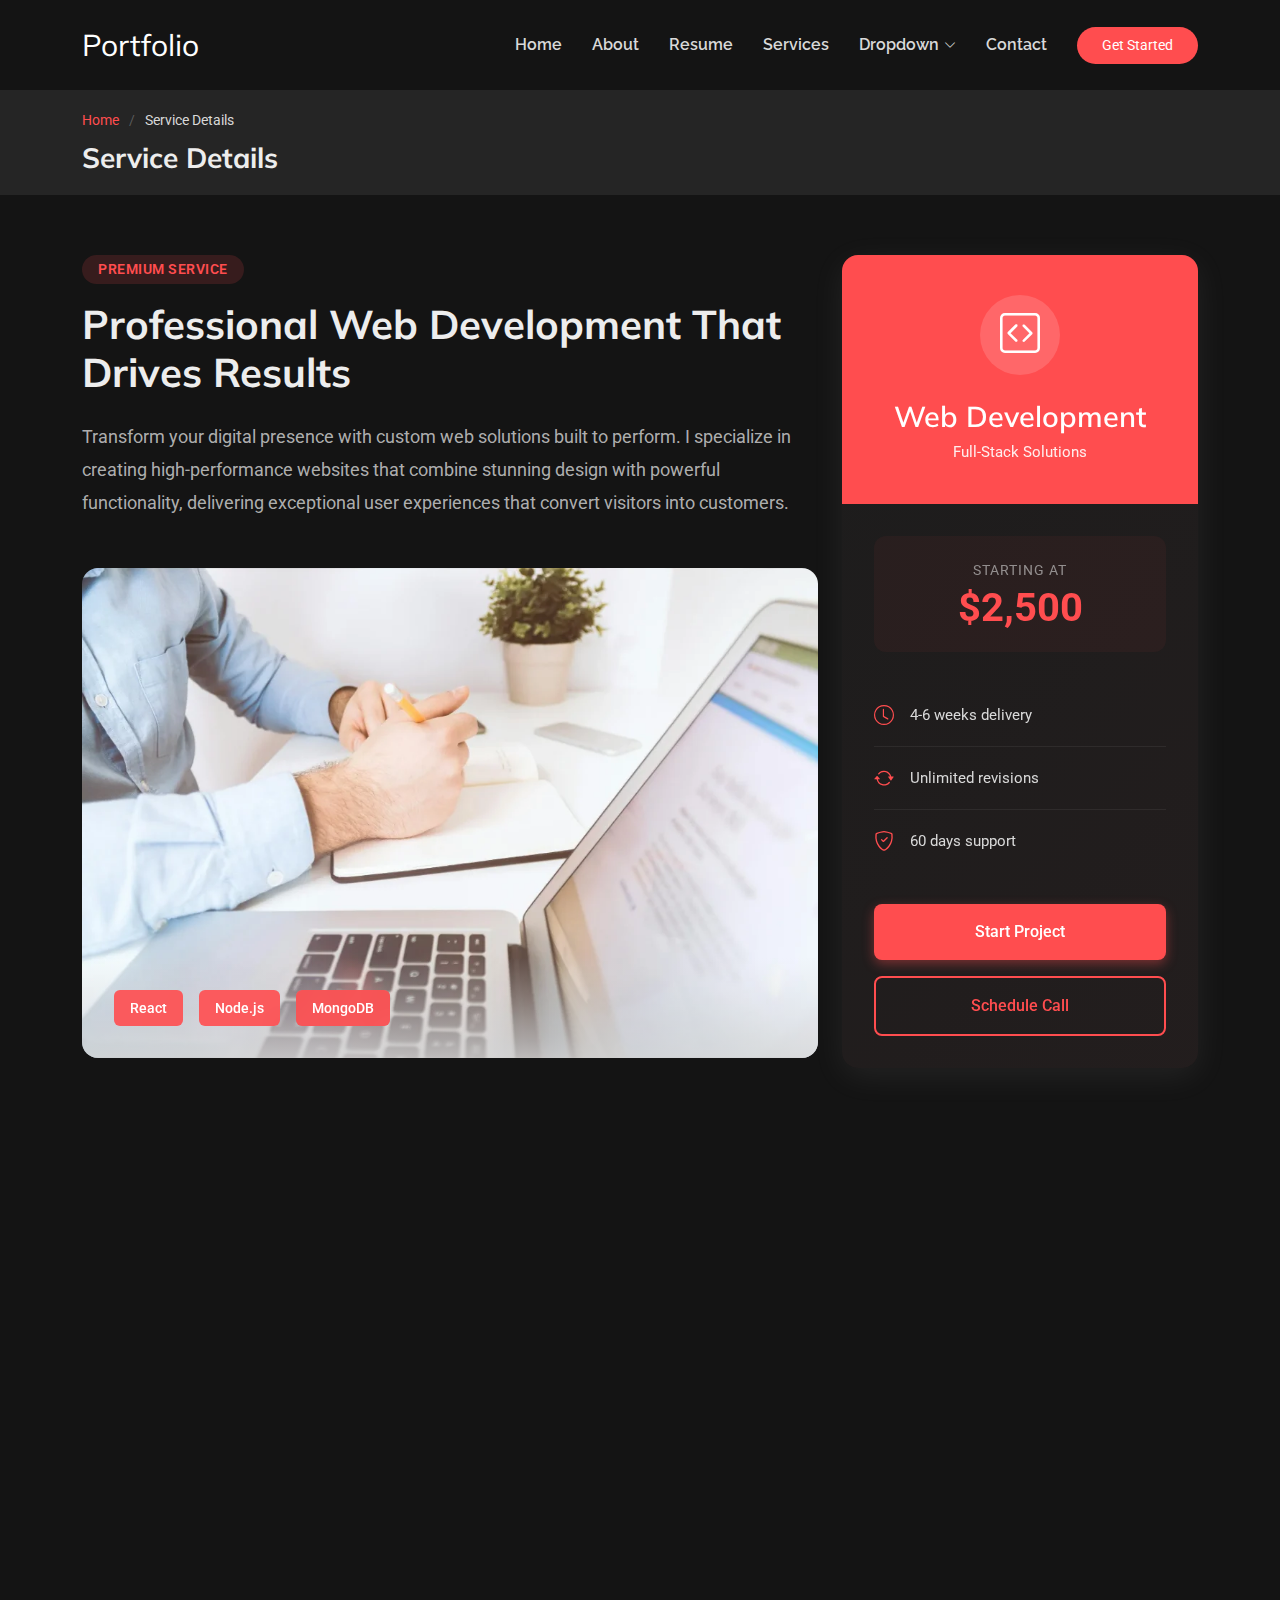
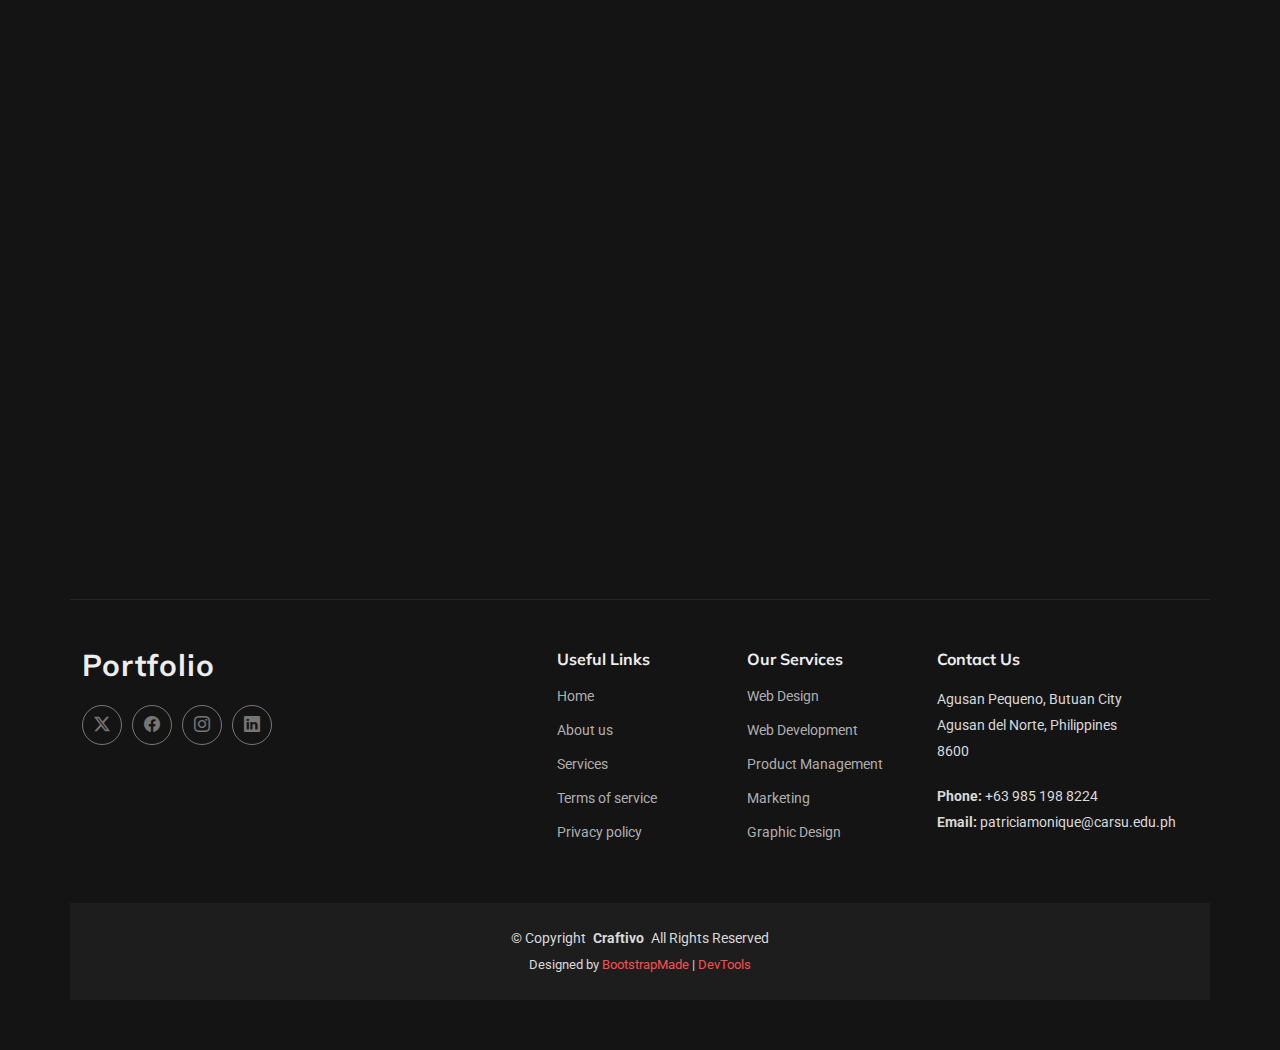
<file: service-details.html>
<!DOCTYPE html>
<html lang="en">

<head>
  <meta charset="utf-8">
  <meta content="width=device-width, initial-scale=1.0" name="viewport">
  <title>Service Details - Craftivo Bootstrap Template</title>
  <meta name="description" content="">
  <meta name="keywords" content="">

  <!-- Favicons -->
  <link href="assets/img/favicon.png" rel="icon">
  <link href="assets/img/apple-touch-icon.png" rel="apple-touch-icon">

  <!-- Fonts -->
  <link href="https://fonts.googleapis.com" rel="preconnect">
  <link href="https://fonts.gstatic.com" rel="preconnect" crossorigin>
  <link href="https://fonts.googleapis.com/css2?family=Roboto:ital,wght@0,100;0,300;0,400;0,500;0,700;0,900;1,100;1,300;1,400;1,500;1,700;1,900&family=Raleway:ital,wght@0,100;0,200;0,300;0,400;0,500;0,600;0,700;0,800;0,900;1,100;1,200;1,300;1,400;1,500;1,600;1,700;1,800;1,900&family=Mulish:ital,wght@0,200;0,300;0,400;0,500;0,600;0,700;0,800;0,900;1,200;1,300;1,400;1,500;1,600;1,700;1,800;1,900&display=swap" rel="stylesheet">

  <!-- Vendor CSS Files -->
  <link href="assets/vendor/bootstrap/css/bootstrap.min.css" rel="stylesheet">
  <link href="assets/vendor/bootstrap-icons/bootstrap-icons.css" rel="stylesheet">
  <link href="assets/vendor/aos/aos.css" rel="stylesheet">
  <link href="assets/vendor/glightbox/css/glightbox.min.css" rel="stylesheet">
  <link href="assets/vendor/swiper/swiper-bundle.min.css" rel="stylesheet">

  <!-- Main CSS File -->
  <link href="assets/css/main.css" rel="stylesheet">

  <!-- =======================================================
  * Template Name: Craftivo
  * Template URL: https://bootstrapmade.com/craftivo-bootstrap-portfolio-template/
  * Updated: Oct 04 2025 with Bootstrap v5.3.8
  * Author: BootstrapMade.com
  * License: https://bootstrapmade.com/license/
  ======================================================== -->
</head>

<body class="service-details-page">

  <header id="header" class="header d-flex align-items-center sticky-top">
    <div class="container-fluid container-xl position-relative d-flex align-items-center">

      <a href="index.html" class="logo d-flex align-items-center me-auto">
        <!-- Uncomment the line below if you also wish to use an image logo -->
        <!-- <img src="assets/img/logo.webp" alt=""> -->
        <h1 class="sitename">Portfolio</h1>
      </a>

      <nav id="navmenu" class="navmenu">
        <ul>
          <li><a href="#hero">Home</a></li>
          <li><a href="#about">About</a></li>
          <li><a href="#resume">Resume</a></li>
          <li><a href="#services">Services</a></li>
          <li class="dropdown"><a href="#"><span>Dropdown</span> <i class="bi bi-chevron-down toggle-dropdown"></i></a>
            <ul>
              <li><a href="#">Dropdown 1</a></li>
              <li class="dropdown"><a href="#"><span>Deep Dropdown</span> <i class="bi bi-chevron-down toggle-dropdown"></i></a>
                <ul>
                  <li><a href="#">Deep Dropdown 1</a></li>
                  <li><a href="#">Deep Dropdown 2</a></li>
                  <li><a href="#">Deep Dropdown 3</a></li>
                  <li><a href="#">Deep Dropdown 4</a></li>
                  <li><a href="#">Deep Dropdown 5</a></li>
                </ul>
              </li>
              <li><a href="#">Dropdown 2</a></li>
              <li><a href="#">Dropdown 3</a></li>
              <li><a href="#">Dropdown 4</a></li>
            </ul>
          </li>
          <li><a href="#contact">Contact</a></li>
        </ul>
        <i class="mobile-nav-toggle d-xl-none bi bi-list"></i>
      </nav>

      <a class="btn-getstarted" href="#about">Get Started</a>

    </div>
  </header>

  <main class="main">

    <!-- Page Title -->
    <div class="page-title light-background">
      <div class="container">
        <nav class="breadcrumbs">
          <ol>
            <li><a href="index.html">Home</a></li>
            <li class="current">Service Details</li>
          </ol>
        </nav>
        <h1>Service Details</h1>
      </div>
    </div><!-- End Page Title -->

    <!-- Service Details Section -->
    <section id="service-details" class="service-details section">

      <div class="container" data-aos="fade-up" data-aos-delay="100">

        <div class="row">

          <div class="col-lg-4 order-lg-2">

            <div class="sticky-sidebar">

              <div class="service-card" data-aos="fade-left" data-aos-delay="200">
                <div class="card-header">
                  <div class="service-icon">
                    <i class="bi bi-code-square"></i>
                  </div>
                  <h3>Web Development</h3>
                  <p class="service-tagline">Full-Stack Solutions</p>
                </div>
                <div class="card-body">
                  <div class="price-tag">
                    <span class="label">Starting at</span>
                    <span class="price">$2,500</span>
                  </div>
                  <ul class="quick-info">
                    <li>
                      <i class="bi bi-clock"></i>
                      <span>4-6 weeks delivery</span>
                    </li>
                    <li>
                      <i class="bi bi-arrow-repeat"></i>
                      <span>Unlimited revisions</span>
                    </li>
                    <li>
                      <i class="bi bi-shield-check"></i>
                      <span>60 days support</span>
                    </li>
                  </ul>
                  <div class="cta-buttons">
                    <a href="#" class="btn-primary">Start Project</a>
                    <a href="#" class="btn-secondary">Schedule Call</a>
                  </div>
                </div>
              </div>

              <div class="contact-card" data-aos="fade-left" data-aos-delay="300">
                <h4>Have Questions?</h4>
                <p>Let's discuss your project requirements and how I can help.</p>
                <div class="contact-methods">
                  <a href="mailto:hello@example.com" class="contact-item">
                    <i class="bi bi-envelope"></i>
                    <span>hello@example.com</span>
                  </a>
                  <a href="tel:+15551234567" class="contact-item">
                    <i class="bi bi-telephone"></i>
                    <span>+1 (555) 123-4567</span>
                  </a>
                </div>
              </div>

            </div>

          </div>

          <div class="col-lg-8 order-lg-1">

            <div class="service-overview" data-aos="fade-up" data-aos-delay="200">
              <div class="overview-header">
                <span class="badge">Premium Service</span>
                <h2>Professional Web Development That Drives Results</h2>
              </div>
              <p class="lead-text">Transform your digital presence with custom web solutions built to perform. I specialize in creating high-performance websites that combine stunning design with powerful functionality, delivering exceptional user experiences that convert visitors into customers.</p>
            </div>

            <div class="service-image-showcase" data-aos="zoom-in" data-aos-delay="300">
              <img src="assets/img/services/services-1.webp" alt="Web Development" class="img-fluid main-image">
              <div class="image-overlay">
                <div class="tech-stack">
                  <span class="tech-item">React</span>
                  <span class="tech-item">Node.js</span>
                  <span class="tech-item">MongoDB</span>
                </div>
              </div>
            </div>

            <div class="features-grid" data-aos="fade-up" data-aos-delay="400">
              <h3 class="section-heading">What You Get</h3>
              <div class="row g-4">
                <div class="col-md-6">
                  <div class="feature-box">
                    <div class="icon-wrapper">
                      <i class="bi bi-layers"></i>
                    </div>
                    <h4>Modern Architecture</h4>
                    <p>Scalable, maintainable code structure using the latest web technologies and best practices for long-term success.</p>
                  </div>
                </div>
                <div class="col-md-6">
                  <div class="feature-box">
                    <div class="icon-wrapper">
                      <i class="bi bi-speedometer2"></i>
                    </div>
                    <h4>Lightning Fast</h4>
                    <p>Optimized performance with lazy loading, code splitting, and CDN integration for instant page loads.</p>
                  </div>
                </div>
                <div class="col-md-6">
                  <div class="feature-box">
                    <div class="icon-wrapper">
                      <i class="bi bi-phone-landscape"></i>
                    </div>
                    <h4>Responsive Design</h4>
                    <p>Pixel-perfect layouts that adapt seamlessly across all devices, from mobile phones to large desktop screens.</p>
                  </div>
                </div>
                <div class="col-md-6">
                  <div class="feature-box">
                    <div class="icon-wrapper">
                      <i class="bi bi-graph-up"></i>
                    </div>
                    <h4>SEO Optimized</h4>
                    <p>Search engine friendly structure with semantic HTML, meta tags, and performance optimizations built in.</p>
                  </div>
                </div>
              </div>
            </div>

            <div class="workflow-section" data-aos="fade-up" data-aos-delay="500">
              <h3 class="section-heading">Development Workflow</h3>
              <div class="timeline">
                <div class="timeline-item">
                  <div class="timeline-marker">1</div>
                  <div class="timeline-content">
                    <h4>Strategy &amp; Planning</h4>
                    <p>Duis aute irure dolor in reprehenderit in voluptate velit esse cillum dolore eu fugiat nulla pariatur. Excepteur sint occaecat cupidatat non proident.</p>
                    <span class="duration">1 week</span>
                  </div>
                </div>
                <div class="timeline-item">
                  <div class="timeline-marker">2</div>
                  <div class="timeline-content">
                    <h4>Design &amp; Prototyping</h4>
                    <p>Sed ut perspiciatis unde omnis iste natus error sit voluptatem accusantium doloremque laudantium, totam rem aperiam eaque ipsa quae.</p>
                    <span class="duration">1-2 weeks</span>
                  </div>
                </div>
                <div class="timeline-item">
                  <div class="timeline-marker">3</div>
                  <div class="timeline-content">
                    <h4>Development &amp; Testing</h4>
                    <p>At vero eos et accusamus et iusto odio dignissimos ducimus qui blanditiis praesentium voluptatum deleniti atque corrupti quos dolores.</p>
                    <span class="duration">2-3 weeks</span>
                  </div>
                </div>
                <div class="timeline-item">
                  <div class="timeline-marker">4</div>
                  <div class="timeline-content">
                    <h4>Launch &amp; Optimization</h4>
                    <p>Quis autem vel eum iure reprehenderit qui in ea voluptate velit esse quam nihil molestiae consequatur vel illum qui dolorem.</p>
                    <span class="duration">1 week</span>
                  </div>
                </div>
              </div>
            </div>

            <div class="testimonial-section" data-aos="fade-up" data-aos-delay="600">
              <div class="testimonial-card">
                <div class="stars">
                  <i class="bi bi-star-fill"></i>
                  <i class="bi bi-star-fill"></i>
                  <i class="bi bi-star-fill"></i>
                  <i class="bi bi-star-fill"></i>
                  <i class="bi bi-star-fill"></i>
                </div>
                <blockquote>
                  "Nemo enim ipsam voluptatem quia voluptas sit aspernatur aut odit aut fugit, sed quia consequuntur magni dolores eos qui ratione voluptatem sequi nesciunt. Exceptional work and outstanding communication throughout."
                </blockquote>
                <div class="client-info">
                  <img src="assets/img/person/person-m-5.webp" alt="Michael Chen" class="client-avatar">
                  <div class="client-details">
                    <h5>Michael Chen</h5>
                    <p>Founder, TechStart Inc.</p>
                  </div>
                </div>
              </div>
            </div>

            <div class="tech-details" data-aos="fade-up" data-aos-delay="700">
              <h3 class="section-heading">Technologies &amp; Tools</h3>
              <div class="tech-categories">
                <div class="tech-category">
                  <h5>Frontend</h5>
                  <div class="tech-tags">
                    <span>React</span>
                    <span>Vue.js</span>
                    <span>TypeScript</span>
                    <span>Tailwind CSS</span>
                    <span>SASS</span>
                  </div>
                </div>
                <div class="tech-category">
                  <h5>Backend</h5>
                  <div class="tech-tags">
                    <span>Node.js</span>
                    <span>Express</span>
                    <span>Python</span>
                    <span>Django</span>
                    <span>REST API</span>
                  </div>
                </div>
                <div class="tech-category">
                  <h5>Database</h5>
                  <div class="tech-tags">
                    <span>MongoDB</span>
                    <span>PostgreSQL</span>
                    <span>Redis</span>
                    <span>Firebase</span>
                  </div>
                </div>
              </div>
            </div>

          </div>

        </div>

      </div>

    </section><!-- /Service Details Section -->

</main>

  <footer id="footer" class="footer">

    <div class="container footer-top">
      <div class="row gy-4">
        <div class="col-lg-5 col-md-12 footer-about">
          <a href="index.html" class="logo d-flex align-items-center">
            <span class="sitename">Portfolio</span>
          </a>
          
          <div class="social-links d-flex mt-4">
            <a href=""><i class="bi bi-twitter-x"></i></a>
            <a href=""><i class="bi bi-facebook"></i></a>
            <a href=""><i class="bi bi-instagram"></i></a>
            <a href=""><i class="bi bi-linkedin"></i></a>
          </div>
        </div>

        <div class="col-lg-2 col-6 footer-links">
          <h4>Useful Links</h4>
          <ul>
            <li><a href="#">Home</a></li>
            <li><a href="#">About us</a></li>
            <li><a href="#">Services</a></li>
            <li><a href="#">Terms of service</a></li>
            <li><a href="#">Privacy policy</a></li>
          </ul>
        </div>

        <div class="col-lg-2 col-6 footer-links">
          <h4>Our Services</h4>
          <ul>
            <li><a href="#">Web Design</a></li>
            <li><a href="#">Web Development</a></li>
            <li><a href="#">Product Management</a></li>
            <li><a href="#">Marketing</a></li>
            <li><a href="#">Graphic Design</a></li>
          </ul>
        </div>

        <div class="col-lg-3 col-md-12 footer-contact text-center text-md-start">
          <h4>Contact Us</h4>
          <p>Agusan Pequeno, Butuan City</p>
          <p>Agusan del Norte, Philippines</p>
          <p>8600</p>
          <p class="mt-4"><strong>Phone:</strong> <span>+63 985 198 8224</span></p>
          <p><strong>Email:</strong> <span>patriciamonique@carsu.edu.ph</span></p>
        </div>

      </div>
    </div>


    <div class="container copyright text-center mt-4">
      <p>© <span>Copyright</span> <strong class="px-1 sitename">Craftivo</strong> <span>All Rights Reserved</span></p>
      <div class="credits">
        <!-- All the links in the footer should remain intact. -->
        <!-- You can delete the links only if you've purchased the pro version. -->
        <!-- Licensing information: https://bootstrapmade.com/license/ -->
        <!-- Purchase the pro version with working PHP/AJAX contact form: [buy-url] -->
        Designed by <a href="https://bootstrapmade.com/">BootstrapMade</a> | <a href="https://bootstrapmade.com/tools/">DevTools</a>
      </div>
    </div>

  </footer>

  <!-- Scroll Top -->
  <a href="#" id="scroll-top" class="scroll-top d-flex align-items-center justify-content-center"><i class="bi bi-arrow-up-short"></i></a>

  <!-- Preloader -->
  <div id="preloader"></div>

  <!-- Vendor JS Files -->
  <script src="assets/vendor/bootstrap/js/bootstrap.bundle.min.js"></script>
  <script src="assets/vendor/php-email-form/validate.js"></script>
  <script src="assets/vendor/aos/aos.js"></script>
  <script src="assets/vendor/typed.js/typed.umd.js"></script>
  <script src="assets/vendor/waypoints/noframework.waypoints.js"></script>
  <script src="assets/vendor/glightbox/js/glightbox.min.js"></script>
  <script src="assets/vendor/imagesloaded/imagesloaded.pkgd.min.js"></script>
  <script src="assets/vendor/isotope-layout/isotope.pkgd.min.js"></script>
  <script src="assets/vendor/swiper/swiper-bundle.min.js"></script>

  <!-- Main JS File -->
  <script src="assets/js/main.js"></script>

</body>

</html>
</file>
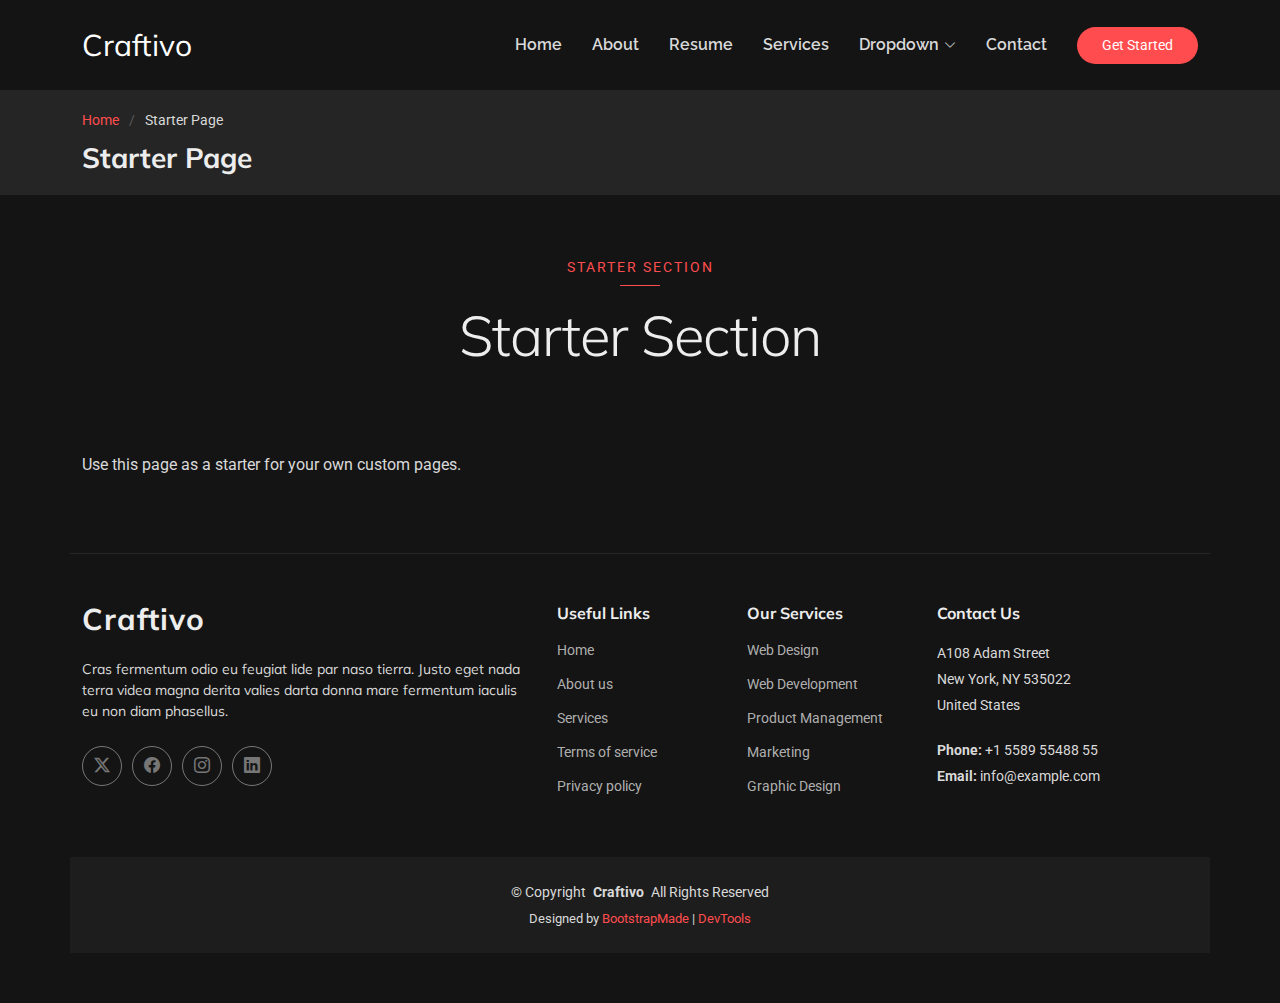
<file: starter-page.html>
<!DOCTYPE html>
<html lang="en">

<head>
  <meta charset="utf-8">
  <meta content="width=device-width, initial-scale=1.0" name="viewport">
  <title>Starter Page - Craftivo Bootstrap Template</title>
  <meta name="description" content="">
  <meta name="keywords" content="">

  <!-- Favicons -->
  <link href="assets/img/favicon.png" rel="icon">
  <link href="assets/img/apple-touch-icon.png" rel="apple-touch-icon">

  <!-- Fonts -->
  <link href="https://fonts.googleapis.com" rel="preconnect">
  <link href="https://fonts.gstatic.com" rel="preconnect" crossorigin>
  <link href="https://fonts.googleapis.com/css2?family=Roboto:ital,wght@0,100;0,300;0,400;0,500;0,700;0,900;1,100;1,300;1,400;1,500;1,700;1,900&family=Raleway:ital,wght@0,100;0,200;0,300;0,400;0,500;0,600;0,700;0,800;0,900;1,100;1,200;1,300;1,400;1,500;1,600;1,700;1,800;1,900&family=Mulish:ital,wght@0,200;0,300;0,400;0,500;0,600;0,700;0,800;0,900;1,200;1,300;1,400;1,500;1,600;1,700;1,800;1,900&display=swap" rel="stylesheet">

  <!-- Vendor CSS Files -->
  <link href="assets/vendor/bootstrap/css/bootstrap.min.css" rel="stylesheet">
  <link href="assets/vendor/bootstrap-icons/bootstrap-icons.css" rel="stylesheet">
  <link href="assets/vendor/aos/aos.css" rel="stylesheet">
  <link href="assets/vendor/glightbox/css/glightbox.min.css" rel="stylesheet">
  <link href="assets/vendor/swiper/swiper-bundle.min.css" rel="stylesheet">

  <!-- Main CSS File -->
  <link href="assets/css/main.css" rel="stylesheet">

  <!-- =======================================================
  * Template Name: Craftivo
  * Template URL: https://bootstrapmade.com/craftivo-bootstrap-portfolio-template/
  * Updated: Oct 04 2025 with Bootstrap v5.3.8
  * Author: BootstrapMade.com
  * License: https://bootstrapmade.com/license/
  ======================================================== -->
</head>

<body class="starter-page-page">

  <header id="header" class="header d-flex align-items-center sticky-top">
    <div class="container-fluid container-xl position-relative d-flex align-items-center">

      <a href="index.html" class="logo d-flex align-items-center me-auto">
        <!-- Uncomment the line below if you also wish to use an image logo -->
        <!-- <img src="assets/img/logo.webp" alt=""> -->
        <h1 class="sitename">Craftivo</h1>
      </a>

      <nav id="navmenu" class="navmenu">
        <ul>
          <li><a href="#hero">Home</a></li>
          <li><a href="#about">About</a></li>
          <li><a href="#resume">Resume</a></li>
          <li><a href="#services">Services</a></li>
          <li class="dropdown"><a href="#"><span>Dropdown</span> <i class="bi bi-chevron-down toggle-dropdown"></i></a>
            <ul>
              <li><a href="#">Dropdown 1</a></li>
              <li class="dropdown"><a href="#"><span>Deep Dropdown</span> <i class="bi bi-chevron-down toggle-dropdown"></i></a>
                <ul>
                  <li><a href="#">Deep Dropdown 1</a></li>
                  <li><a href="#">Deep Dropdown 2</a></li>
                  <li><a href="#">Deep Dropdown 3</a></li>
                  <li><a href="#">Deep Dropdown 4</a></li>
                  <li><a href="#">Deep Dropdown 5</a></li>
                </ul>
              </li>
              <li><a href="#">Dropdown 2</a></li>
              <li><a href="#">Dropdown 3</a></li>
              <li><a href="#">Dropdown 4</a></li>
            </ul>
          </li>
          <li><a href="#contact">Contact</a></li>
        </ul>
        <i class="mobile-nav-toggle d-xl-none bi bi-list"></i>
      </nav>

      <a class="btn-getstarted" href="#about">Get Started</a>

    </div>
  </header>

  <main class="main">

    <!-- Page Title -->
    <div class="page-title light-background">
      <div class="container">
        <nav class="breadcrumbs">
          <ol>
            <li><a href="index.html">Home</a></li>
            <li class="current">Starter Page</li>
          </ol>
        </nav>
        <h1>Starter Page</h1>
      </div>
    </div><!-- End Page Title -->

    <!-- Starter Section Section -->
    <section id="starter-section" class="starter-section section">

      <!-- Section Title -->
      <div class="container section-title" data-aos="fade-up">
        <span class="subtitle">Starter Section</span>
        <h2>Starter Section</h2>
  
      </div><!-- End Section Title -->

      <div class="container" data-aos="fade-up">
        <p>Use this page as a starter for your own custom pages.</p>
      </div>

    </section><!-- /Starter Section Section -->

  </main>

  <footer id="footer" class="footer">

    <div class="container footer-top">
      <div class="row gy-4">
        <div class="col-lg-5 col-md-12 footer-about">
          <a href="index.html" class="logo d-flex align-items-center">
            <span class="sitename">Craftivo</span>
          </a>
          <p>Cras fermentum odio eu feugiat lide par naso tierra. Justo eget nada terra videa magna derita valies darta donna mare fermentum iaculis eu non diam phasellus.</p>
          <div class="social-links d-flex mt-4">
            <a href=""><i class="bi bi-twitter-x"></i></a>
            <a href=""><i class="bi bi-facebook"></i></a>
            <a href=""><i class="bi bi-instagram"></i></a>
            <a href=""><i class="bi bi-linkedin"></i></a>
          </div>
        </div>

        <div class="col-lg-2 col-6 footer-links">
          <h4>Useful Links</h4>
          <ul>
            <li><a href="#">Home</a></li>
            <li><a href="#">About us</a></li>
            <li><a href="#">Services</a></li>
            <li><a href="#">Terms of service</a></li>
            <li><a href="#">Privacy policy</a></li>
          </ul>
        </div>

        <div class="col-lg-2 col-6 footer-links">
          <h4>Our Services</h4>
          <ul>
            <li><a href="#">Web Design</a></li>
            <li><a href="#">Web Development</a></li>
            <li><a href="#">Product Management</a></li>
            <li><a href="#">Marketing</a></li>
            <li><a href="#">Graphic Design</a></li>
          </ul>
        </div>

        <div class="col-lg-3 col-md-12 footer-contact text-center text-md-start">
          <h4>Contact Us</h4>
          <p>A108 Adam Street</p>
          <p>New York, NY 535022</p>
          <p>United States</p>
          <p class="mt-4"><strong>Phone:</strong> <span>+1 5589 55488 55</span></p>
          <p><strong>Email:</strong> <span>info@example.com</span></p>
        </div>

      </div>
    </div>

    <div class="container copyright text-center mt-4">
      <p>© <span>Copyright</span> <strong class="px-1 sitename">Craftivo</strong> <span>All Rights Reserved</span></p>
      <div class="credits">
        <!-- All the links in the footer should remain intact. -->
        <!-- You can delete the links only if you've purchased the pro version. -->
        <!-- Licensing information: https://bootstrapmade.com/license/ -->
        <!-- Purchase the pro version with working PHP/AJAX contact form: [buy-url] -->
        Designed by <a href="https://bootstrapmade.com/">BootstrapMade</a> | <a href="https://bootstrapmade.com/tools/">DevTools</a>
      </div>
    </div>

  </footer>

  <!-- Scroll Top -->
  <a href="#" id="scroll-top" class="scroll-top d-flex align-items-center justify-content-center"><i class="bi bi-arrow-up-short"></i></a>

  <!-- Preloader -->
  <div id="preloader"></div>

  <!-- Vendor JS Files -->
  <script src="assets/vendor/bootstrap/js/bootstrap.bundle.min.js"></script>
  <script src="assets/vendor/php-email-form/validate.js"></script>
  <script src="assets/vendor/aos/aos.js"></script>
  <script src="assets/vendor/typed.js/typed.umd.js"></script>
  <script src="assets/vendor/waypoints/noframework.waypoints.js"></script>
  <script src="assets/vendor/glightbox/js/glightbox.min.js"></script>
  <script src="assets/vendor/imagesloaded/imagesloaded.pkgd.min.js"></script>
  <script src="assets/vendor/isotope-layout/isotope.pkgd.min.js"></script>
  <script src="assets/vendor/swiper/swiper-bundle.min.js"></script>

  <!-- Main JS File -->
  <script src="assets/js/main.js"></script>

</body>

</html>
</file>
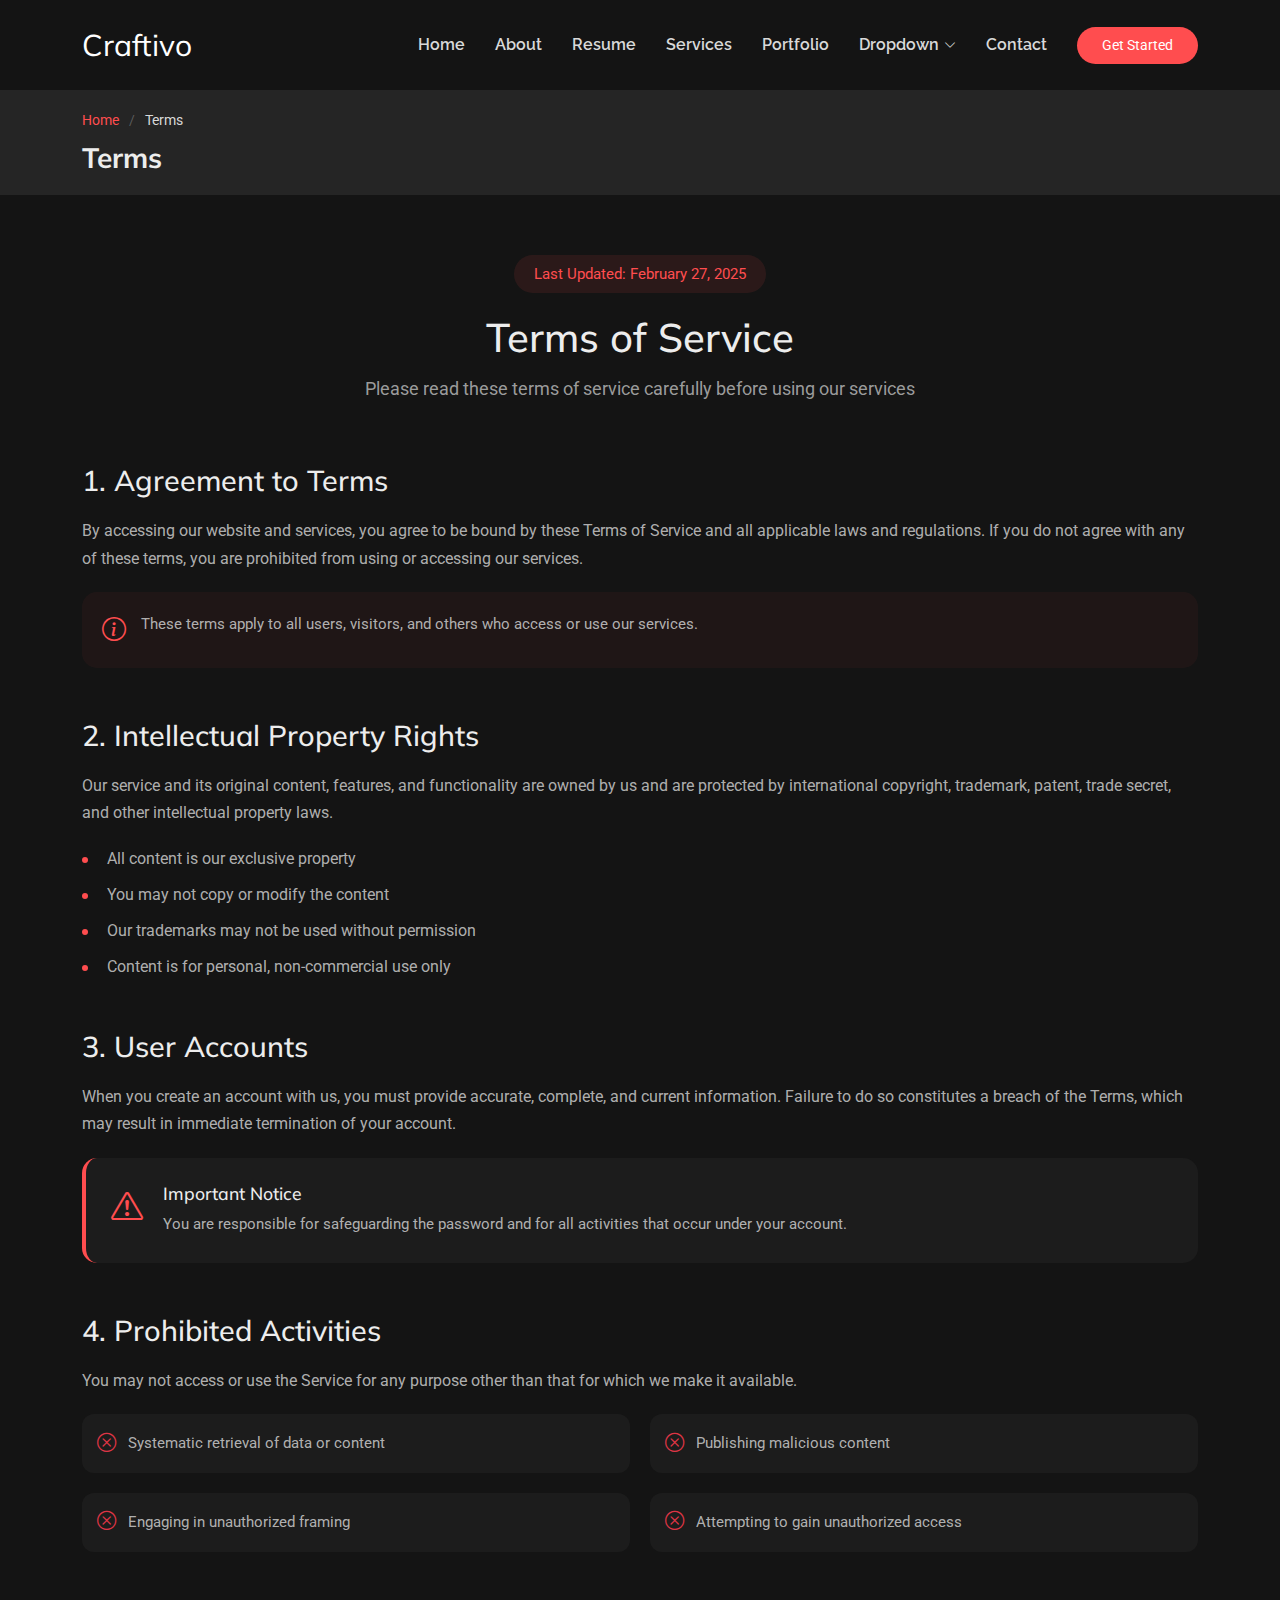
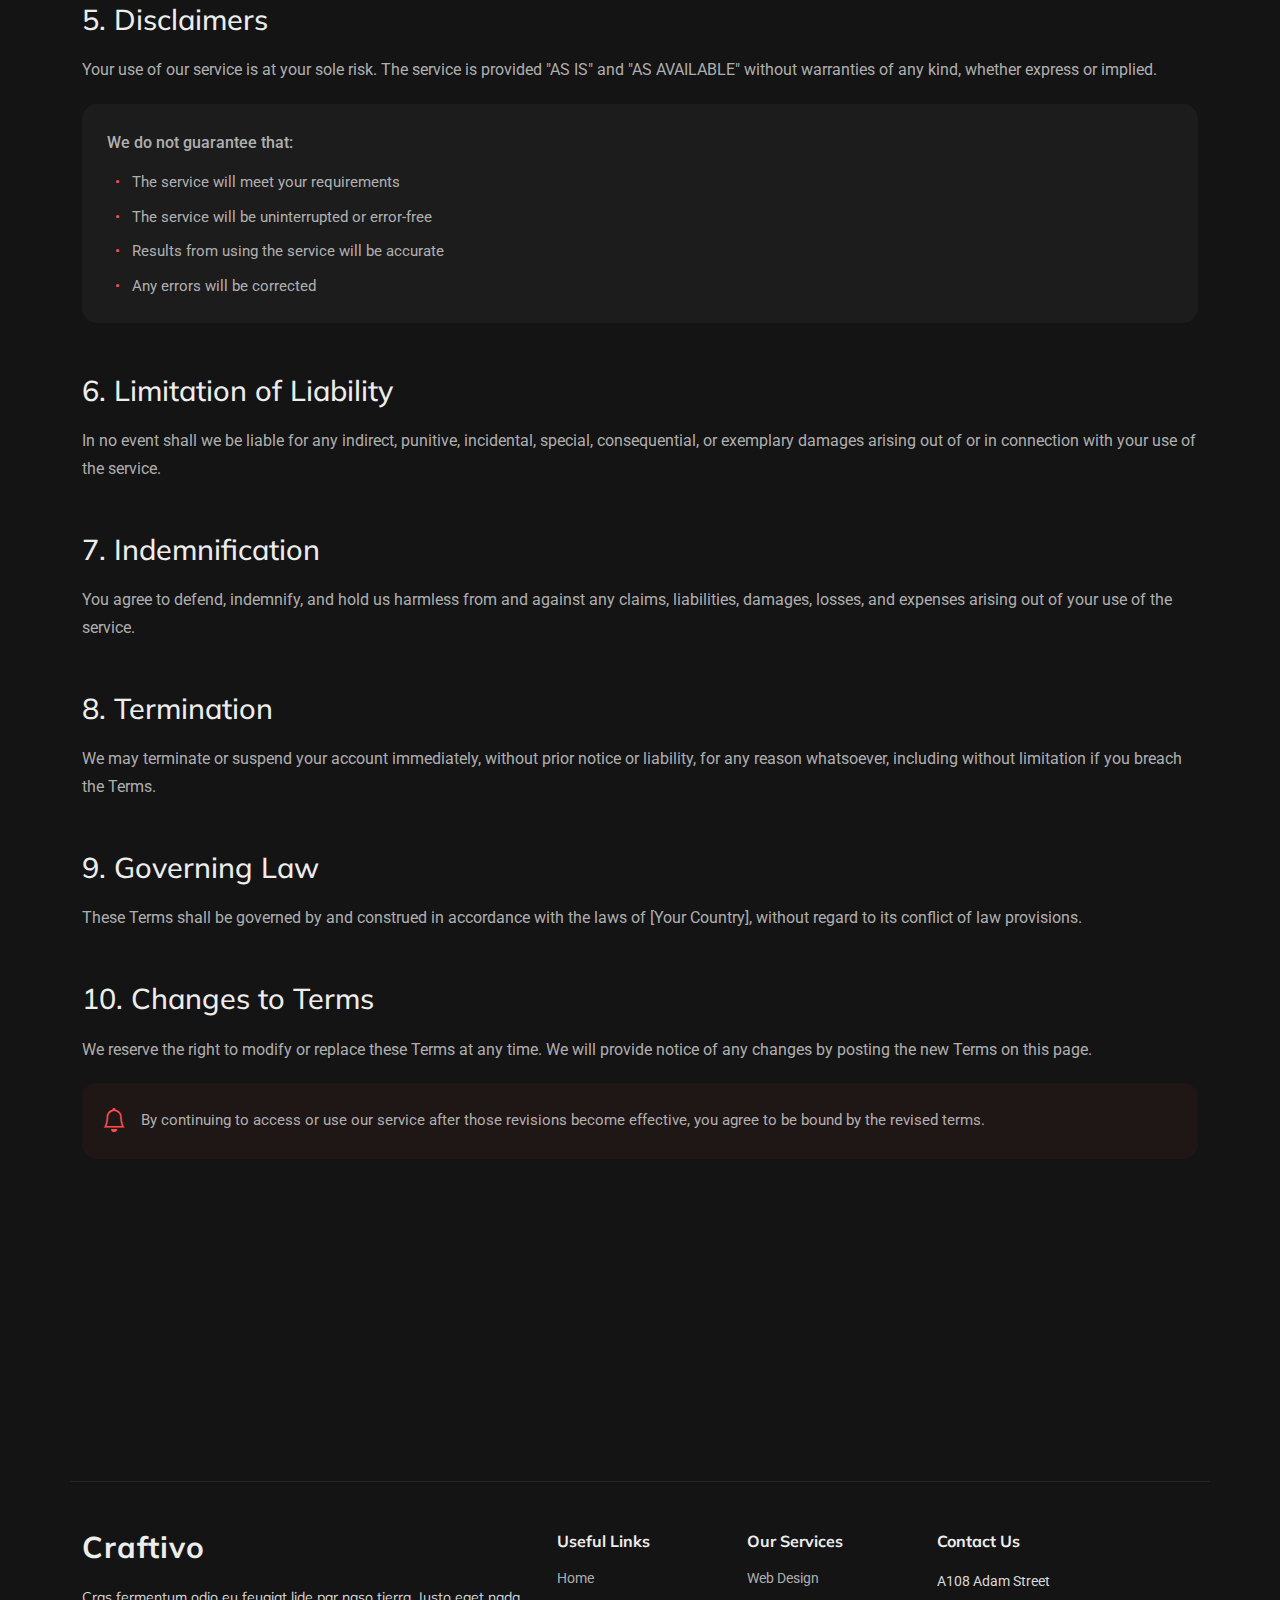
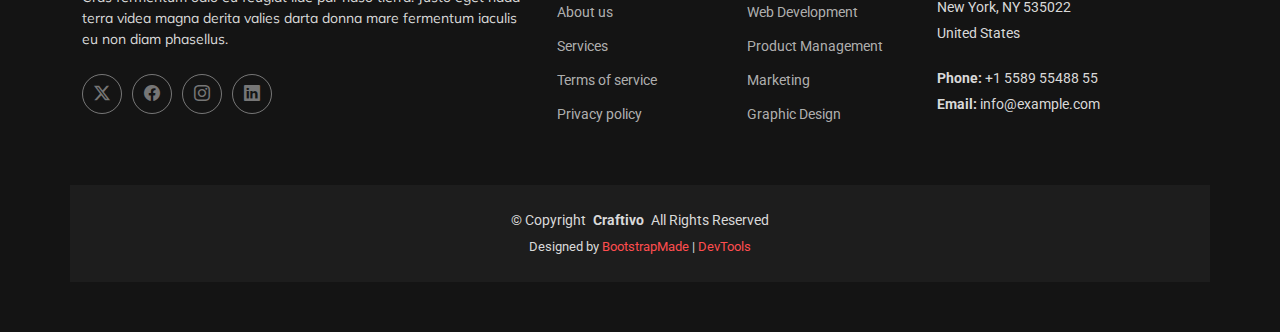
<file: terms.html>
<!DOCTYPE html>
<html lang="en">

<head>
  <meta charset="utf-8">
  <meta content="width=device-width, initial-scale=1.0" name="viewport">
  <title>Terms - Craftivo Bootstrap Template</title>
  <meta name="description" content="">
  <meta name="keywords" content="">

  <!-- Favicons -->
  <link href="assets/img/favicon.png" rel="icon">
  <link href="assets/img/apple-touch-icon.png" rel="apple-touch-icon">

  <!-- Fonts -->
  <link href="https://fonts.googleapis.com" rel="preconnect">
  <link href="https://fonts.gstatic.com" rel="preconnect" crossorigin>
  <link href="https://fonts.googleapis.com/css2?family=Roboto:ital,wght@0,100;0,300;0,400;0,500;0,700;0,900;1,100;1,300;1,400;1,500;1,700;1,900&family=Raleway:ital,wght@0,100;0,200;0,300;0,400;0,500;0,600;0,700;0,800;0,900;1,100;1,200;1,300;1,400;1,500;1,600;1,700;1,800;1,900&family=Mulish:ital,wght@0,200;0,300;0,400;0,500;0,600;0,700;0,800;0,900;1,200;1,300;1,400;1,500;1,600;1,700;1,800;1,900&display=swap" rel="stylesheet">

  <!-- Vendor CSS Files -->
  <link href="assets/vendor/bootstrap/css/bootstrap.min.css" rel="stylesheet">
  <link href="assets/vendor/bootstrap-icons/bootstrap-icons.css" rel="stylesheet">
  <link href="assets/vendor/aos/aos.css" rel="stylesheet">
  <link href="assets/vendor/glightbox/css/glightbox.min.css" rel="stylesheet">
  <link href="assets/vendor/swiper/swiper-bundle.min.css" rel="stylesheet">

  <!-- Main CSS File -->
  <link href="assets/css/main.css" rel="stylesheet">

  <!-- =======================================================
  * Template Name: Craftivo
  * Template URL: https://bootstrapmade.com/craftivo-bootstrap-portfolio-template/
  * Updated: Oct 04 2025 with Bootstrap v5.3.8
  * Author: BootstrapMade.com
  * License: https://bootstrapmade.com/license/
  ======================================================== -->
</head>

<body class="terms-page">

  <header id="header" class="header d-flex align-items-center sticky-top">
    <div class="container-fluid container-xl position-relative d-flex align-items-center">

      <a href="index.html" class="logo d-flex align-items-center me-auto">
        <!-- Uncomment the line below if you also wish to use an image logo -->
        <!-- <img src="assets/img/logo.webp" alt=""> -->
        <h1 class="sitename">Craftivo</h1>
      </a>

      <nav id="navmenu" class="navmenu">
        <ul>
          <li><a href="#hero">Home</a></li>
          <li><a href="#about">About</a></li>
          <li><a href="#resume">Resume</a></li>
          <li><a href="#services">Services</a></li>
          <li><a href="#portfolio">Portfolio</a></li>
          <li class="dropdown"><a href="#"><span>Dropdown</span> <i class="bi bi-chevron-down toggle-dropdown"></i></a>
            <ul>
              <li><a href="#">Dropdown 1</a></li>
              <li class="dropdown"><a href="#"><span>Deep Dropdown</span> <i class="bi bi-chevron-down toggle-dropdown"></i></a>
                <ul>
                  <li><a href="#">Deep Dropdown 1</a></li>
                  <li><a href="#">Deep Dropdown 2</a></li>
                  <li><a href="#">Deep Dropdown 3</a></li>
                  <li><a href="#">Deep Dropdown 4</a></li>
                  <li><a href="#">Deep Dropdown 5</a></li>
                </ul>
              </li>
              <li><a href="#">Dropdown 2</a></li>
              <li><a href="#">Dropdown 3</a></li>
              <li><a href="#">Dropdown 4</a></li>
            </ul>
          </li>
          <li><a href="#contact">Contact</a></li>
        </ul>
        <i class="mobile-nav-toggle d-xl-none bi bi-list"></i>
      </nav>

      <a class="btn-getstarted" href="#about">Get Started</a>

    </div>
  </header>

  <main class="main">

    <!-- Page Title -->
    <div class="page-title light-background">
      <div class="container">
        <nav class="breadcrumbs">
          <ol>
            <li><a href="index.html">Home</a></li>
            <li class="current">Terms</li>
          </ol>
        </nav>
        <h1>Terms</h1>
      </div>
    </div><!-- End Page Title -->

    <!-- Terms Of Service Section -->
    <section id="terms-of-service" class="terms-of-service section">

      <div class="container" data-aos="fade-up">
        <!-- Page Header -->
        <div class="tos-header text-center" data-aos="fade-up">
          <span class="last-updated">Last Updated: February 27, 2025</span>
          <h2>Terms of Service</h2>
          <p>Please read these terms of service carefully before using our services</p>
        </div>

        <!-- Content -->
        <div class="tos-content" data-aos="fade-up" data-aos-delay="200">
          <!-- Agreement Section -->
          <div id="agreement" class="content-section">
            <h3>1. Agreement to Terms</h3>
            <p>By accessing our website and services, you agree to be bound by these Terms of Service and all applicable laws and regulations. If you do not agree with any of these terms, you are prohibited from using or accessing our services.</p>
            <div class="info-box">
              <i class="bi bi-info-circle"></i>
              <p>These terms apply to all users, visitors, and others who access or use our services.</p>
            </div>
          </div>

          <!-- Intellectual Property -->
          <div id="intellectual-property" class="content-section">
            <h3>2. Intellectual Property Rights</h3>
            <p>Our service and its original content, features, and functionality are owned by us and are protected by international copyright, trademark, patent, trade secret, and other intellectual property laws.</p>
            <ul class="list-items">
              <li>All content is our exclusive property</li>
              <li>You may not copy or modify the content</li>
              <li>Our trademarks may not be used without permission</li>
              <li>Content is for personal, non-commercial use only</li>
            </ul>
          </div>

          <!-- User Accounts -->
          <div id="user-accounts" class="content-section">
            <h3>3. User Accounts</h3>
            <p>When you create an account with us, you must provide accurate, complete, and current information. Failure to do so constitutes a breach of the Terms, which may result in immediate termination of your account.</p>
            <div class="alert-box">
              <i class="bi bi-exclamation-triangle"></i>
              <div class="alert-content">
                <h5>Important Notice</h5>
                <p>You are responsible for safeguarding the password and for all activities that occur under your account.</p>
              </div>
            </div>
          </div>

          <!-- Prohibited Activities -->
          <div id="prohibited" class="content-section">
            <h3>4. Prohibited Activities</h3>
            <p>You may not access or use the Service for any purpose other than that for which we make it available.</p>
            <div class="prohibited-list">
              <div class="prohibited-item">
                <i class="bi bi-x-circle"></i>
                <span>Systematic retrieval of data or content</span>
              </div>
              <div class="prohibited-item">
                <i class="bi bi-x-circle"></i>
                <span>Publishing malicious content</span>
              </div>
              <div class="prohibited-item">
                <i class="bi bi-x-circle"></i>
                <span>Engaging in unauthorized framing</span>
              </div>
              <div class="prohibited-item">
                <i class="bi bi-x-circle"></i>
                <span>Attempting to gain unauthorized access</span>
              </div>
            </div>
          </div>

          <!-- Disclaimers -->
          <div id="disclaimer" class="content-section">
            <h3>5. Disclaimers</h3>
            <p>Your use of our service is at your sole risk. The service is provided "AS IS" and "AS AVAILABLE" without warranties of any kind, whether express or implied.</p>
            <div class="disclaimer-box">
              <p>We do not guarantee that:</p>
              <ul>
                <li>The service will meet your requirements</li>
                <li>The service will be uninterrupted or error-free</li>
                <li>Results from using the service will be accurate</li>
                <li>Any errors will be corrected</li>
              </ul>
            </div>
          </div>

          <!-- Limitation of Liability -->
          <div id="limitation" class="content-section">
            <h3>6. Limitation of Liability</h3>
            <p>In no event shall we be liable for any indirect, punitive, incidental, special, consequential, or exemplary damages arising out of or in connection with your use of the service.</p>
          </div>

          <!-- Indemnification -->
          <div id="indemnification" class="content-section">
            <h3>7. Indemnification</h3>
            <p>You agree to defend, indemnify, and hold us harmless from and against any claims, liabilities, damages, losses, and expenses arising out of your use of the service.</p>
          </div>

          <!-- Termination -->
          <div id="termination" class="content-section">
            <h3>8. Termination</h3>
            <p>We may terminate or suspend your account immediately, without prior notice or liability, for any reason whatsoever, including without limitation if you breach the Terms.</p>
          </div>

          <!-- Governing Law -->
          <div id="governing-law" class="content-section">
            <h3>9. Governing Law</h3>
            <p>These Terms shall be governed by and construed in accordance with the laws of [Your Country], without regard to its conflict of law provisions.</p>
          </div>

          <!-- Changes -->
          <div id="changes" class="content-section">
            <h3>10. Changes to Terms</h3>
            <p>We reserve the right to modify or replace these Terms at any time. We will provide notice of any changes by posting the new Terms on this page.</p>
            <div class="notice-box">
              <i class="bi bi-bell"></i>
              <p>By continuing to access or use our service after those revisions become effective, you agree to be bound by the revised terms.</p>
            </div>
          </div>
        </div>

        <!-- Contact Section -->
        <div class="tos-contact" data-aos="fade-up" data-aos-delay="300">
          <div class="contact-box">
            <div class="contact-icon">
              <i class="bi bi-envelope"></i>
            </div>
            <div class="contact-content">
              <h4>Questions About Terms?</h4>
              <p>If you have any questions about these Terms, please contact us.</p>
              <a href="#" class="contact-link">Contact Support</a>
            </div>
          </div>
        </div>
      </div>

    </section><!-- /Terms Of Service Section -->

  </main>

  <footer id="footer" class="footer">

    <div class="container footer-top">
      <div class="row gy-4">
        <div class="col-lg-5 col-md-12 footer-about">
          <a href="index.html" class="logo d-flex align-items-center">
            <span class="sitename">Craftivo</span>
          </a>
          <p>Cras fermentum odio eu feugiat lide par naso tierra. Justo eget nada terra videa magna derita valies darta donna mare fermentum iaculis eu non diam phasellus.</p>
          <div class="social-links d-flex mt-4">
            <a href=""><i class="bi bi-twitter-x"></i></a>
            <a href=""><i class="bi bi-facebook"></i></a>
            <a href=""><i class="bi bi-instagram"></i></a>
            <a href=""><i class="bi bi-linkedin"></i></a>
          </div>
        </div>

        <div class="col-lg-2 col-6 footer-links">
          <h4>Useful Links</h4>
          <ul>
            <li><a href="#">Home</a></li>
            <li><a href="#">About us</a></li>
            <li><a href="#">Services</a></li>
            <li><a href="#">Terms of service</a></li>
            <li><a href="#">Privacy policy</a></li>
          </ul>
        </div>

        <div class="col-lg-2 col-6 footer-links">
          <h4>Our Services</h4>
          <ul>
            <li><a href="#">Web Design</a></li>
            <li><a href="#">Web Development</a></li>
            <li><a href="#">Product Management</a></li>
            <li><a href="#">Marketing</a></li>
            <li><a href="#">Graphic Design</a></li>
          </ul>
        </div>

        <div class="col-lg-3 col-md-12 footer-contact text-center text-md-start">
          <h4>Contact Us</h4>
          <p>A108 Adam Street</p>
          <p>New York, NY 535022</p>
          <p>United States</p>
          <p class="mt-4"><strong>Phone:</strong> <span>+1 5589 55488 55</span></p>
          <p><strong>Email:</strong> <span>info@example.com</span></p>
        </div>

      </div>
    </div>

    <div class="container copyright text-center mt-4">
      <p>© <span>Copyright</span> <strong class="px-1 sitename">Craftivo</strong> <span>All Rights Reserved</span></p>
      <div class="credits">
        <!-- All the links in the footer should remain intact. -->
        <!-- You can delete the links only if you've purchased the pro version. -->
        <!-- Licensing information: https://bootstrapmade.com/license/ -->
        <!-- Purchase the pro version with working PHP/AJAX contact form: [buy-url] -->
        Designed by <a href="https://bootstrapmade.com/">BootstrapMade</a> | <a href="https://bootstrapmade.com/tools/">DevTools</a>
      </div>
    </div>

  </footer>

  <!-- Scroll Top -->
  <a href="#" id="scroll-top" class="scroll-top d-flex align-items-center justify-content-center"><i class="bi bi-arrow-up-short"></i></a>

  <!-- Preloader -->
  <div id="preloader"></div>

  <!-- Vendor JS Files -->
  <script src="assets/vendor/bootstrap/js/bootstrap.bundle.min.js"></script>
  <script src="assets/vendor/php-email-form/validate.js"></script>
  <script src="assets/vendor/aos/aos.js"></script>
  <script src="assets/vendor/typed.js/typed.umd.js"></script>
  <script src="assets/vendor/waypoints/noframework.waypoints.js"></script>
  <script src="assets/vendor/glightbox/js/glightbox.min.js"></script>
  <script src="assets/vendor/imagesloaded/imagesloaded.pkgd.min.js"></script>
  <script src="assets/vendor/isotope-layout/isotope.pkgd.min.js"></script>
  <script src="assets/vendor/swiper/swiper-bundle.min.js"></script>

  <!-- Main JS File -->
  <script src="assets/js/main.js"></script>

</body>

</html>
</file>
<file: assets/css/main.css>
/**
* Template Name: Craftivo
* Template URL: https://bootstrapmade.com/craftivo-bootstrap-portfolio-template/
* Updated: Oct 04 2025 with Bootstrap v5.3.8
* Author: BootstrapMade.com
* License: https://bootstrapmade.com/license/
*/

@charset "UTF-8";

/*--------------------------------------------------------------
# Font & Color Variables
# Help: https://bootstrapmade.com/color-system/
--------------------------------------------------------------*/
/* Fonts */
:root {
  --default-font: "Roboto",  system-ui, -apple-system, "Segoe UI", Roboto, "Helvetica Neue", Arial, "Noto Sans", "Liberation Sans", sans-serif, "Apple Color Emoji", "Segoe UI Emoji", "Segoe UI Symbol", "Noto Color Emoji";
  --heading-font: "Mulish",  sans-serif;
  --nav-font: "Raleway",  sans-serif;
}

/* Global Colors - The following color variables are used throughout the website. Updating them here will change the color scheme of the entire website */
:root { 
  --background-color: #141414; /* Background color for the entire website, including individual sections */
  --default-color: #d9d9d9; /* Default color used for the majority of the text content across the entire website */
  --heading-color: #ededed; /* Color for headings, subheadings and title throughout the website */
  --accent-color: #ff4d4f; /* Accent color that represents your brand on the website. It's used for buttons, links, and other elements that need to stand out */
  --surface-color: #1c1c1c; /* The surface color is used as a background of boxed elements within sections, such as cards, icon boxes, or other elements that require a visual separation from the global background. */
  --contrast-color: #ffffff; /* Contrast color for text, ensuring readability against backgrounds of accent, heading, or default colors. */
}

/* Nav Menu Colors - The following color variables are used specifically for the navigation menu. They are separate from the global colors to allow for more customization options */
:root {
  --nav-color: #d9d9d9;  /* The default color of the main navmenu links */
  --nav-hover-color: #ff4d4f; /* Applied to main navmenu links when they are hovered over or active */
  --nav-mobile-background-color: #2e2e2e; /* Used as the background color for mobile navigation menu */
  --nav-dropdown-background-color: #2e2e2e; /* Used as the background color for dropdown items that appear when hovering over primary navigation items */
  --nav-dropdown-color: #d9d9d9; /* Used for navigation links of the dropdown items in the navigation menu. */
  --nav-dropdown-hover-color: #ff4d4f; /* Similar to --nav-hover-color, this color is applied to dropdown navigation links when they are hovered over. */
}

/* Color Presets - These classes override global colors when applied to any section or element, providing reuse of the sam color scheme. */

.light-background {
  --background-color: rgba(41, 41, 41, 0.8);
  --surface-color: #484848;
}

.dark-background {
  --background-color: #060606;
  --default-color: #ffffff;
  --heading-color: #ffffff;
  --surface-color: #252525;
  --contrast-color: #ffffff;
}

/* Smooth scroll */
:root {
  scroll-behavior: smooth;
}

/*--------------------------------------------------------------
# General Styling & Shared Classes
--------------------------------------------------------------*/
body {
  color: var(--default-color);
  background-color: var(--background-color);
  font-family: var(--default-font);
}

a {
  color: var(--accent-color);
  text-decoration: none;
  transition: 0.3s;
}

a:hover {
  color: color-mix(in srgb, var(--accent-color), transparent 25%);
  text-decoration: none;
}

h1,
h2,
h3,
h4,
h5,
h6 {
  color: var(--heading-color);
  font-family: var(--heading-font);
}

/* PHP Email Form Messages
------------------------------*/
.php-email-form .error-message {
  display: none;
  background: #df1529;
  color: #ffffff;
  text-align: left;
  padding: 15px;
  margin-bottom: 24px;
  font-weight: 600;
}

.php-email-form .sent-message {
  display: none;
  color: #ffffff;
  background: #059652;
  text-align: center;
  padding: 15px;
  margin-bottom: 24px;
  font-weight: 600;
}

.php-email-form .loading {
  display: none;
  background: var(--surface-color);
  text-align: center;
  padding: 15px;
  margin-bottom: 24px;
}

.php-email-form .loading:before {
  content: "";
  display: inline-block;
  border-radius: 50%;
  width: 24px;
  height: 24px;
  margin: 0 10px -6px 0;
  border: 3px solid var(--accent-color);
  border-top-color: var(--surface-color);
  animation: php-email-form-loading 1s linear infinite;
}

@keyframes php-email-form-loading {
  0% {
    transform: rotate(0deg);
  }

  100% {
    transform: rotate(360deg);
  }
}

/*--------------------------------------------------------------
# Global Header
--------------------------------------------------------------*/
.header {
  --heading-color: #ffffff;
  color: var(--default-color);
  background-color: var(--background-color);
  padding: 15px 0;
  transition: all 0.5s;
  z-index: 997;
}

.header .logo {
  line-height: 1;
}

.header .logo img {
  max-height: 36px;
  margin-right: 8px;
}

.header .logo h1 {
  font-size: 30px;
  margin: 0;
  font-weight: 400;
  color: var(--heading-color);
}

.header .btn-getstarted,
.header .btn-getstarted:focus {
  color: var(--contrast-color);
  background: var(--accent-color);
  font-size: 14px;
  padding: 8px 25px;
  margin: 0 0 0 30px;
  border-radius: 50px;
  transition: 0.3s;
}

.header .btn-getstarted:hover,
.header .btn-getstarted:focus:hover {
  color: var(--contrast-color);
  background: color-mix(in srgb, var(--accent-color), transparent 15%);
}

@media (max-width: 1200px) {
  .header .logo {
    order: 1;
  }

  .header .btn-getstarted {
    order: 2;
    margin: 0 15px 0 0;
    padding: 6px 15px;
  }

  .header .navmenu {
    order: 3;
  }
}

.scrolled .header {
  box-shadow: 0px 0 18px rgba(0, 0, 0, 0.1);
}

/* Global Header on Scroll
------------------------------*/
.scrolled .header {
  --background-color: rgba(20, 20, 20, 0.8);
}

/* Index Page Header
------------------------------*/
.index-page .header {
  --background-color: rgba(255, 255, 255, 0);
}

/* Index Page Header on Scroll
------------------------------*/
.index-page.scrolled .header {
  --background-color: rgba(20, 20, 20, 0.8);
}

/*--------------------------------------------------------------
# Navigation Menu
--------------------------------------------------------------*/
/* Navmenu - Desktop */
@media (min-width: 1200px) {
  .navmenu {
    padding: 0;
  }

  .navmenu ul {
    margin: 0;
    padding: 0;
    display: flex;
    list-style: none;
    align-items: center;
  }

  .navmenu li {
    position: relative;
  }

  .navmenu a,
  .navmenu a:focus {
    color: var(--nav-color);
    padding: 18px 15px;
    font-size: 16px;
    font-family: var(--nav-font);
    font-weight: 600;
    display: flex;
    align-items: center;
    justify-content: space-between;
    white-space: nowrap;
    transition: 0.3s;
  }

  .navmenu a i,
  .navmenu a:focus i {
    font-size: 12px;
    line-height: 0;
    margin-left: 5px;
    transition: 0.3s;
  }

  .navmenu li:last-child a {
    padding-right: 0;
  }

  .navmenu li:hover>a,
  .navmenu .active,
  .navmenu .active:focus {
    color: var(--nav-hover-color);
  }

  .navmenu .dropdown ul {
    margin: 0;
    padding: 10px 0;
    background: var(--nav-dropdown-background-color);
    display: block;
    position: absolute;
    visibility: hidden;
    left: 14px;
    top: 130%;
    opacity: 0;
    transition: 0.3s;
    border-radius: 4px;
    z-index: 99;
    box-shadow: 0px 0px 30px rgba(0, 0, 0, 0.1);
  }

  .navmenu .dropdown ul li {
    min-width: 200px;
  }

  .navmenu .dropdown ul a {
    padding: 10px 20px;
    font-size: 15px;
    text-transform: none;
    color: var(--nav-dropdown-color);
  }

  .navmenu .dropdown ul a i {
    font-size: 12px;
  }

  .navmenu .dropdown ul a:hover,
  .navmenu .dropdown ul .active:hover,
  .navmenu .dropdown ul li:hover>a {
    color: var(--nav-dropdown-hover-color);
  }

  .navmenu .dropdown:hover>ul {
    opacity: 1;
    top: 100%;
    visibility: visible;
  }

  .navmenu .dropdown .dropdown ul {
    top: 0;
    left: -90%;
    visibility: hidden;
  }

  .navmenu .dropdown .dropdown:hover>ul {
    opacity: 1;
    top: 0;
    left: -100%;
    visibility: visible;
  }
}

/* Navmenu - Mobile */
@media (max-width: 1199px) {
  .mobile-nav-toggle {
    color: var(--nav-color);
    font-size: 28px;
    line-height: 0;
    margin-right: 10px;
    cursor: pointer;
    transition: color 0.3s;
  }

  .navmenu {
    padding: 0;
    z-index: 9997;
  }

  .navmenu ul {
    display: none;
    list-style: none;
    position: absolute;
    inset: 60px 20px 20px 20px;
    padding: 10px 0;
    margin: 0;
    border-radius: 6px;
    background-color: var(--nav-mobile-background-color);
    overflow-y: auto;
    transition: 0.3s;
    z-index: 9998;
    box-shadow: 0px 0px 30px rgba(0, 0, 0, 0.1);
  }

  .navmenu a,
  .navmenu a:focus {
    color: var(--nav-dropdown-color);
    padding: 10px 20px;
    font-family: var(--nav-font);
    font-size: 17px;
    font-weight: 500;
    display: flex;
    align-items: center;
    justify-content: space-between;
    white-space: nowrap;
    transition: 0.3s;
  }

  .navmenu a i,
  .navmenu a:focus i {
    font-size: 12px;
    line-height: 0;
    margin-left: 5px;
    width: 30px;
    height: 30px;
    display: flex;
    align-items: center;
    justify-content: center;
    border-radius: 50%;
    transition: 0.3s;
    background-color: color-mix(in srgb, var(--accent-color), transparent 90%);
  }

  .navmenu a i:hover,
  .navmenu a:focus i:hover {
    background-color: var(--accent-color);
    color: var(--contrast-color);
  }

  .navmenu a:hover,
  .navmenu .active,
  .navmenu .active:focus {
    color: var(--nav-dropdown-hover-color);
  }

  .navmenu .active i,
  .navmenu .active:focus i {
    background-color: var(--accent-color);
    color: var(--contrast-color);
    transform: rotate(180deg);
  }

  .navmenu .dropdown ul {
    position: static;
    display: none;
    z-index: 99;
    padding: 10px 0;
    margin: 10px 20px;
    background-color: var(--nav-dropdown-background-color);
    border: 1px solid color-mix(in srgb, var(--default-color), transparent 90%);
    box-shadow: none;
    transition: all 0.5s ease-in-out;
  }

  .navmenu .dropdown ul ul {
    background-color: rgba(33, 37, 41, 0.1);
  }

  .navmenu .dropdown>.dropdown-active {
    display: block;
    background-color: rgba(33, 37, 41, 0.03);
  }

  .mobile-nav-active {
    overflow: hidden;
  }

  .mobile-nav-active .mobile-nav-toggle {
    color: #fff;
    position: absolute;
    font-size: 32px;
    top: 15px;
    right: 15px;
    margin-right: 0;
    z-index: 9999;
  }

  .mobile-nav-active .navmenu {
    position: fixed;
    overflow: hidden;
    inset: 0;
    background: rgba(33, 37, 41, 0.8);
    transition: 0.3s;
  }

  .mobile-nav-active .navmenu>ul {
    display: block;
  }
}

/*--------------------------------------------------------------
# Global Footer
--------------------------------------------------------------*/
.footer {
  color: var(--default-color);
  background-color: var(--background-color);
  font-size: 14px;
  padding-bottom: 50px;
  position: relative;
}

.footer .footer-top {
  padding-top: 50px;
  border-top: 1px solid color-mix(in srgb, var(--default-color), transparent 90%);
}

.footer .footer-about .logo {
  line-height: 1;
  margin-bottom: 25px;
}

.footer .footer-about .logo img {
  max-height: 40px;
  margin-right: 6px;
}

.footer .footer-about .logo span {
  color: var(--heading-color);
  font-size: 30px;
  font-weight: 700;
  letter-spacing: 1px;
  font-family: var(--heading-font);
}

.footer .footer-about p {
  font-size: 14px;
  font-family: var(--heading-font);
}

.footer .social-links a {
  display: flex;
  align-items: center;
  justify-content: center;
  width: 40px;
  height: 40px;
  border-radius: 50%;
  border: 1px solid color-mix(in srgb, var(--default-color), transparent 50%);
  font-size: 16px;
  color: color-mix(in srgb, var(--default-color), transparent 50%);
  margin-right: 10px;
  transition: 0.3s;
}

.footer .social-links a:hover {
  color: var(--accent-color);
  border-color: var(--accent-color);
}

.footer h4 {
  font-size: 16px;
  font-weight: bold;
  position: relative;
  padding-bottom: 12px;
}

.footer .footer-links {
  margin-bottom: 30px;
}

.footer .footer-links ul {
  list-style: none;
  padding: 0;
  margin: 0;
}

.footer .footer-links ul i {
  padding-right: 2px;
  font-size: 12px;
  line-height: 0;
}

.footer .footer-links ul li {
  padding: 10px 0;
  display: flex;
  align-items: center;
}

.footer .footer-links ul li:first-child {
  padding-top: 0;
}

.footer .footer-links ul a {
  color: color-mix(in srgb, var(--default-color), transparent 20%);
  display: inline-block;
  line-height: 1;
}

.footer .footer-links ul a:hover {
  color: var(--accent-color);
}

.footer .footer-contact p {
  margin-bottom: 5px;
}

.footer .copyright {
  padding-top: 25px;
  padding-bottom: 25px;
  background-color: color-mix(in srgb, var(--default-color), transparent 95%);
}

.footer .copyright p {
  margin-bottom: 0;
}

.footer .credits {
  margin-top: 6px;
  font-size: 13px;
}

/*--------------------------------------------------------------
# Preloader
--------------------------------------------------------------*/
#preloader {
  position: fixed;
  inset: 0;
  z-index: 999999;
  overflow: hidden;
  background: var(--background-color);
  transition: all 0.6s ease-out;
}

#preloader:before {
  content: "";
  position: fixed;
  top: calc(50% - 30px);
  left: calc(50% - 30px);
  border: 6px solid #ffffff;
  border-color: var(--accent-color) transparent var(--accent-color) transparent;
  border-radius: 50%;
  width: 60px;
  height: 60px;
  animation: animate-preloader 1.5s linear infinite;
}

@keyframes animate-preloader {
  0% {
    transform: rotate(0deg);
  }

  100% {
    transform: rotate(360deg);
  }
}

/*--------------------------------------------------------------
# Scroll Top Button
--------------------------------------------------------------*/
.scroll-top {
  position: fixed;
  visibility: hidden;
  opacity: 0;
  right: 15px;
  bottom: 15px;
  z-index: 99999;
  background-color: var(--accent-color);
  width: 40px;
  height: 40px;
  border-radius: 4px;
  transition: all 0.4s;
}

.scroll-top i {
  font-size: 24px;
  color: var(--contrast-color);
  line-height: 0;
}

.scroll-top:hover {
  background-color: color-mix(in srgb, var(--accent-color), transparent 20%);
  color: var(--contrast-color);
}

.scroll-top.active {
  visibility: visible;
  opacity: 1;
}

/*--------------------------------------------------------------
# Disable aos animation delay on mobile devices
--------------------------------------------------------------*/
@media screen and (max-width: 768px) {
  [data-aos-delay] {
    transition-delay: 0 !important;
  }
}

/*--------------------------------------------------------------
# Global Page Titles & Breadcrumbs
--------------------------------------------------------------*/
.page-title {
  color: var(--default-color);
  background-color: var(--background-color);
  padding: 20px 0;
  position: relative;
}

.page-title h1 {
  font-size: 28px;
  font-weight: 700;
  margin: 0;
}

.page-title .breadcrumbs ol {
  display: flex;
  flex-wrap: wrap;
  list-style: none;
  padding: 0 0 10px 0;
  margin: 0;
  font-size: 14px;
  font-weight: 400;
}

.page-title .breadcrumbs ol li+li {
  padding-left: 10px;
}

.page-title .breadcrumbs ol li+li::before {
  content: "/";
  display: inline-block;
  padding-right: 10px;
  color: color-mix(in srgb, var(--default-color), transparent 70%);
}

/*--------------------------------------------------------------
# Global Sections
--------------------------------------------------------------*/
section,
.section {
  color: var(--default-color);
  background-color: var(--background-color);
  padding: 60px 0;
  scroll-margin-top: 90px;
  overflow: clip;
}

@media (max-width: 1199px) {

  section,
  .section {
    scroll-margin-top: 66px;
  }
}

/*--------------------------------------------------------------
# Global Section Titles
--------------------------------------------------------------*/
.section-title {
  text-align: center;
  padding-bottom: 60px;
  position: relative;
}

.section-title h2 {
  font-size: 3.5rem;
  font-weight: 300;
  line-height: 1.2;
  color: var(--heading-color);
  margin-bottom: 1.5rem;
  letter-spacing: -1px;
}

@media (max-width: 768px) {
  .section-title h2 {
    font-size: 2.5rem;
  }
}

.section-title .subtitle {
  display: inline-block;
  font-size: 0.875rem;
  font-weight: 400;
  color: var(--accent-color);
  text-transform: uppercase;
  letter-spacing: 2px;
  margin-bottom: 1.5rem;
  position: relative;
}

.section-title .subtitle::after {
  content: "";
  position: absolute;
  bottom: -8px;
  left: 50%;
  transform: translateX(-50%);
  width: 40px;
  height: 1px;
  background: var(--accent-color);
}

.section-title p {
  font-size: 1.125rem;
  line-height: 1.8;
  color: color-mix(in srgb, var(--default-color), transparent 25%);
  max-width: 900px;
  margin: 0 auto;
  text-wrap: balance;
}

/*--------------------------------------------------------------
# Hero Section
--------------------------------------------------------------*/
.hero {
  padding-top: 80px;
  min-height: 100vh;
  position: relative;
  display: flex;
  align-items: center;
  justify-content: center;
  overflow: hidden;
  padding-bottom: 80px;
}

.hero img {
  position: absolute;
  inset: 0;
  display: block;
  width: 100%;
  height: 100%;
  object-fit: cover;
  z-index: 1;
}

.hero:before {
  content: "";
  background: color-mix(in srgb, var(--background-color), transparent 30%);
  position: absolute;
  inset: 0;
  z-index: 2;
  border-radius: 0;
}

.hero .container {
  position: relative;
  z-index: 3;
}

.hero h2 {
  margin: 0;
  font-size: 48px;
  font-weight: 700;
}

.hero p {
  margin: 10px 0 0 0;
  font-size: 24px;
  color: color-mix(in srgb, var(--default-color), transparent 20%);
}

.hero p span {
  color: var(--accent-color);
  letter-spacing: 1px;
  border-bottom: 2px solid var(--accent-color);
}

.hero .social-links {
  margin-top: 30px;
  display: flex;
  justify-content: center;
  gap: 15px;
}

.hero .social-links a {
  display: flex;
  align-items: center;
  justify-content: center;
  width: 50px;
  height: 50px;
  border-radius: 50%;
  background: color-mix(in srgb, var(--default-color), transparent 92%);
  color: var(--default-color);
  font-size: 20px;
  transition: 0.3s;
}

.hero .social-links a:hover {
  background: var(--accent-color);
  color: var(--contrast-color);
  transform: translateY(-3px);
}

@media (max-width: 768px) {
  .hero h2 {
    font-size: 32px;
  }

  .hero p {
    font-size: 20px;
  }
}

/*--------------------------------------------------------------
# About Section
--------------------------------------------------------------*/

.about-content p, .description {
    text-align: left !important;
}

.about {
  overflow: hidden;
  position: relative;
}

.about::before {
  content: "";
  position: absolute;
  top: -50%;
  right: -20%;
  width: 800px;
  height: 800px;
  background: radial-gradient(circle, color-mix(in srgb, var(--accent-color), transparent 85%) 0%, transparent 70%);
  border-radius: 50%;
  z-index: 0;
  pointer-events: none;
}

.about .container {
  position: relative;
  z-index: 1;
}

.about .profile-card {
  background: var(--surface-color);
  border-radius: 24px;
  padding: 40px;
  box-shadow: 0 8px 30px rgba(0, 0, 0, 0.08);
  position: sticky;
  top: 100px;
}

.about .profile-card .profile-header {
  text-align: center;
  padding-bottom: 30px;
  border-bottom: 1px solid color-mix(in srgb, var(--default-color), transparent 90%);
}

.about .profile-card .profile-header .profile-avatar {
  width: 140px;
  height: 140px;
  margin: 0 auto 24px;
  position: relative;
  border-radius: 50%;
  padding: 6px;
  background: linear-gradient(135deg, var(--accent-color), color-mix(in srgb, var(--accent-color), #ff6b9d 50%));
}

.about .profile-card .profile-header .profile-avatar img {
  width: 100%;
  height: 100%;
  object-fit: cover;
  border-radius: 50%;
  border: 4px solid var(--surface-color);
}

.about .profile-card .profile-header .profile-avatar .status-indicator {
  position: absolute;
  bottom: 8px;
  right: 8px;
  width: 24px;
  height: 24px;
  background: #10b981;
  border: 4px solid var(--surface-color);
  border-radius: 50%;
  animation: pulse 2s infinite;
}

.about .profile-card .profile-header h3 {
  font-size: 24px;
  font-weight: 700;
  margin-bottom: 8px;
  color: var(--heading-color);
}

.about .profile-card .profile-header .role {
  display: inline-block;
  font-size: 15px;
  color: var(--accent-color);
  font-weight: 500;
  margin-bottom: 16px;
}

.about .profile-card .profile-header .rating {
  display: flex;
  align-items: center;
  justify-content: center;
  gap: 4px;
  margin-top: 12px;
}

.about .profile-card .profile-header .rating i {
  color: #fbbf24;
  font-size: 16px;
}

.about .profile-card .profile-header .rating span {
  margin-left: 8px;
  font-weight: 600;
  color: var(--default-color);
  font-size: 15px;
}

.about .profile-card .profile-stats {
  display: grid;
  grid-template-columns: repeat(3, 1fr);
  gap: 20px;
  padding: 30px 0;
  border-bottom: 1px solid color-mix(in srgb, var(--default-color), transparent 90%);
}

.about .profile-card .profile-stats .stat-item {
  text-align: center;
}

.about .profile-card .profile-stats .stat-item h4 {
  font-size: 28px;
  font-weight: 700;
  color: var(--accent-color);
  margin-bottom: 6px;
}

.about .profile-card .profile-stats .stat-item p {
  font-size: 13px;
  color: color-mix(in srgb, var(--default-color), transparent 30%);
  text-transform: uppercase;
  letter-spacing: 0.5px;
  margin: 0;
}

.about .profile-card .profile-actions {
  display: flex;
  flex-direction: column;
  gap: 12px;
  padding: 30px 0;
  border-bottom: 1px solid color-mix(in srgb, var(--default-color), transparent 90%);
}

.about .profile-card .profile-actions a {
  display: flex;
  align-items: center;
  justify-content: center;
  gap: 10px;
  padding: 14px 24px;
  border-radius: 12px;
  font-weight: 600;
  font-size: 15px;
  text-decoration: none;
  transition: all 0.3s ease;
}

.about .profile-card .profile-actions a.btn-primary {
  background: var(--accent-color);
  color: var(--contrast-color);
}

.about .profile-card .profile-actions a.btn-primary:hover {
  background: color-mix(in srgb, var(--accent-color), #000 15%);
  transform: translateY(-2px);
  box-shadow: 0 6px 20px rgba(0, 0, 0, 0.15);
}

.about .profile-card .profile-actions a.btn-secondary {
  background: color-mix(in srgb, var(--accent-color), transparent 90%);
  color: var(--accent-color);
}

.about .profile-card .profile-actions a.btn-secondary:hover {
  background: color-mix(in srgb, var(--accent-color), transparent 85%);
}

.about .profile-card .profile-actions a i {
  font-size: 18px;
}

.about .profile-card .social-connect {
  display: flex;
  justify-content: center;
  gap: 12px;
  padding-top: 30px;
}

.about .profile-card .social-connect a {
  width: 44px;
  height: 44px;
  display: flex;
  align-items: center;
  justify-content: center;
  background: color-mix(in srgb, var(--default-color), transparent 94%);
  border-radius: 12px;
  color: var(--default-color);
  font-size: 18px;
  transition: all 0.3s ease;
}

.about .profile-card .social-connect a:hover {
  background: var(--accent-color);
  color: var(--contrast-color);
  transform: translateY(-3px);
}

.about .content-wrapper .bio-section {
  margin-bottom: 50px;
}

.about .content-wrapper .bio-section .section-tag {
  display: inline-block;
  padding: 6px 16px;
  background: color-mix(in srgb, var(--accent-color), transparent 90%);
  color: var(--accent-color);
  border-radius: 20px;
  font-size: 13px;
  font-weight: 600;
  text-transform: uppercase;
  letter-spacing: 0.5px;
  margin-bottom: 16px;
}

.about .content-wrapper .bio-section h2 {
  font-size: 36px;
  font-weight: 700;
  color: var(--heading-color);
  margin-bottom: 24px;
  line-height: 1.2;
}

.about .content-wrapper .bio-section p {
  font-size: 16px;
  line-height: 1.8;
  color: var(--default-color);
  margin-bottom: 16px;
}

.about .content-wrapper .bio-section p:last-child {
  margin-bottom: 0;
}

.about .content-wrapper .details-grid {
  display: grid;
  grid-template-columns: repeat(2, 1fr);
  gap: 24px;
  margin-bottom: 50px;
}

.about .content-wrapper .details-grid .detail-item {
  display: flex;
  align-items: center;
  gap: 16px;
  padding: 24px;
  background: var(--surface-color);
  border-radius: 16px;
  border: 1px solid color-mix(in srgb, var(--default-color), transparent 92%);
  transition: all 0.3s ease;
}

.about .content-wrapper .details-grid .detail-item:hover {
  border-color: var(--accent-color);
  transform: translateY(-3px);
  box-shadow: 0 8px 24px rgba(0, 0, 0, 0.08);
}

.about .content-wrapper .details-grid .detail-item i {
  font-size: 28px;
  color: var(--accent-color);
  flex-shrink: 0;
}

.about .content-wrapper .details-grid .detail-item .detail-content span {
  display: block;
  font-size: 13px;
  color: color-mix(in srgb, var(--default-color), transparent 40%);
  text-transform: uppercase;
  letter-spacing: 0.5px;
  margin-bottom: 4px;
}

.about .content-wrapper .details-grid .detail-item .detail-content strong {
  display: block;
  font-size: 16px;
  color: var(--heading-color);
  font-weight: 600;
}

.about .content-wrapper .skills-showcase .section-tag {
  display: inline-block;
  padding: 6px 16px;
  background: color-mix(in srgb, var(--accent-color), transparent 90%);
  color: var(--accent-color);
  border-radius: 20px;
  font-size: 13px;
  font-weight: 600;
  text-transform: uppercase;
  letter-spacing: 0.5px;
  margin-bottom: 16px;
}

.about .content-wrapper .skills-showcase h3 {
  font-size: 28px;
  font-weight: 700;
  color: var(--heading-color);
  margin-bottom: 32px;
}

.about .content-wrapper .skills-showcase .skills-list .skill-item {
  margin-bottom: 28px;
}

.about .content-wrapper .skills-showcase .skills-list .skill-item .skill-info {
  display: flex;
  justify-content: space-between;
  align-items: center;
  margin-bottom: 10px;
}

.about .content-wrapper .skills-showcase .skills-list .skill-item .skill-info .skill-name {
  font-size: 15px;
  font-weight: 600;
  color: var(--heading-color);
}

.about .content-wrapper .skills-showcase .skills-list .skill-item .skill-info .skill-percent {
  font-size: 15px;
  font-weight: 700;
  color: var(--accent-color);
}

.about .content-wrapper .skills-showcase .skills-list .skill-item .progress {
  height: 10px;
  border-radius: 10px;
  background: color-mix(in srgb, var(--default-color), transparent 94%);
  overflow: hidden;
}

.about .content-wrapper .skills-showcase .skills-list .skill-item .progress .progress-bar {
  width: 0;
  height: 100%;
  background: linear-gradient(90deg, var(--accent-color), color-mix(in srgb, var(--accent-color), #ff6b9d 50%));
  border-radius: 10px;
  transition: width 1.5s cubic-bezier(0.65, 0, 0.35, 1);
  position: relative;
}

.about .content-wrapper .skills-showcase .skills-list .skill-item .progress .progress-bar::after {
  content: "";
  position: absolute;
  top: 0;
  left: 0;
  right: 0;
  bottom: 0;
  background: linear-gradient(90deg, transparent, rgba(255, 255, 255, 0.4), transparent);
  animation: shimmer 2s infinite;
}

@keyframes pulse {

  0%,
  100% {
    opacity: 1;
  }

  50% {
    opacity: 0.6;
  }
}

@keyframes shimmer {
  0% {
    transform: translateX(-100%);
  }

  100% {
    transform: translateX(100%);
  }
}

@media (max-width: 992px) {
  .about .profile-card {
    position: static;
    margin-bottom: 40px;
  }

  .about .content-wrapper .bio-section h2 {
    font-size: 30px;
  }

  .about .content-wrapper .details-grid {
    grid-template-columns: 1fr;
  }

  .about .content-wrapper .skills-showcase h3 {
    font-size: 24px;
  }
}

@media (max-width: 576px) {
  .about .profile-card {
    padding: 30px 20px;
  }

  .about .profile-card .profile-header .profile-avatar {
    width: 120px;
    height: 120px;
  }

  .about .profile-card .profile-stats {
    grid-template-columns: repeat(3, 1fr);
    gap: 16px;
  }

  .about .profile-card .profile-stats .stat-item h4 {
    font-size: 24px;
  }

  .about .content-wrapper .bio-section h2 {
    font-size: 26px;
  }

  .about .content-wrapper .details-grid .detail-item {
    padding: 18px;
  }

  .about .content-wrapper .details-grid .detail-item i {
    font-size: 24px;
  }
}

/*--------------------------------------------------------------
# Resume Section
--------------------------------------------------------------*/
.resume .section-header {
  margin-bottom: 2.5rem;
}

.resume .section-header .header-content .section-badge {
  display: inline-block;
  background: linear-gradient(135deg, var(--accent-color), color-mix(in srgb, var(--accent-color), #6c5ce7 20%));
  color: var(--contrast-color);
  padding: 0.5rem 1.2rem;
  border-radius: 25px;
  font-size: 0.85rem;
  font-weight: 600;
  text-transform: uppercase;
  letter-spacing: 0.1em;
  margin-bottom: 1rem;
}

.resume .section-header .header-content h2 {
  font-size: 2.2rem;
  font-weight: 700;
  color: var(--heading-color);
  margin-bottom: 1rem;
  line-height: 1.2;
  letter-spacing: -0.02em;
}

.resume .section-header .header-content p {
  font-size: 1rem;
  line-height: 1.7;
  color: color-mix(in srgb, var(--default-color), transparent 35%);
  margin: 0;
}

.resume .experience-section .experience-cards {
  display: flex;
  flex-direction: column;
  gap: 1.5rem;
}

.resume .experience-section .experience-cards .exp-card {
  background: var(--surface-color);
  border-radius: 16px;
  padding: 2rem;
  border: 2px solid color-mix(in srgb, var(--default-color), transparent 95%);
  transition: all 0.3s ease;
  position: relative;
  overflow: hidden;
}

.resume .experience-section .experience-cards .exp-card::before {
  content: "";
  position: absolute;
  top: 0;
  left: 0;
  right: 0;
  height: 4px;
  background: linear-gradient(90deg, transparent, var(--accent-color), transparent);
  transform: translateX(-100%);
  transition: transform 0.3s ease;
}

.resume .experience-section .experience-cards .exp-card:hover {
  transform: translateY(-5px);
  border-color: color-mix(in srgb, var(--accent-color), transparent 80%);
  box-shadow: 0 15px 45px color-mix(in srgb, var(--default-color), transparent 85%);
}

.resume .experience-section .experience-cards .exp-card:hover::before {
  transform: translateX(0);
}

.resume .experience-section .experience-cards .exp-card.featured {
  border-color: color-mix(in srgb, var(--accent-color), transparent 70%);
  background: linear-gradient(135deg, var(--surface-color), color-mix(in srgb, var(--accent-color), transparent 95%));
}

.resume .experience-section .experience-cards .exp-card.featured::before {
  background: linear-gradient(90deg, var(--accent-color), color-mix(in srgb, var(--accent-color), #6c5ce7 20%), var(--accent-color));
}

.resume .experience-section .experience-cards .exp-card .card-header {
  display: flex;
  justify-content: space-between;
  align-items: center;
  margin-bottom: 1.5rem;
}

.resume .experience-section .experience-cards .exp-card .card-header .company-logo {
  width: 50px;
  height: 50px;
  background: linear-gradient(135deg, var(--accent-color), color-mix(in srgb, var(--accent-color), #6c5ce7 20%));
  border-radius: 12px;
  display: flex;
  align-items: center;
  justify-content: center;
}

.resume .experience-section .experience-cards .exp-card .card-header .company-logo i {
  font-size: 1.3rem;
  color: var(--contrast-color);
}

.resume .experience-section .experience-cards .exp-card .card-header .period-badge {
  background: color-mix(in srgb, var(--accent-color), transparent 85%);
  color: var(--accent-color);
  padding: 0.4rem 1rem;
  border-radius: 20px;
  font-size: 0.8rem;
  font-weight: 600;
  text-transform: uppercase;
  letter-spacing: 0.05em;
}

.resume .experience-section .experience-cards .exp-card .card-body h3 {
  font-size: 1.4rem;
  font-weight: 600;
  color: var(--heading-color);
  margin-bottom: 0.5rem;
  letter-spacing: -0.01em;
  text-align: left;
}

.resume .experience-section .experience-cards .exp-card .card-body .company-name {
  font-size: 1rem;
  color: color-mix(in srgb, var(--default-color), transparent 25%);
  font-weight: 500;
  margin-bottom: 0.3rem;
  text-align: left;
}

.resume .experience-section .experience-cards .exp-card .card-body .duration{
  display: inline-block;
  font-size: 0.9rem;
  color: var(--accent-color);
  font-weight: 600;
  background: color-mix(in srgb, var(--accent-color), transparent 90%);
  padding: 0.2rem 0.8rem;
  border-radius: 12px;
  margin-bottom: 1rem;
  text-align: left;
}

 

.resume .experience-section .experience-cards .exp-card .card-body .description {
  font-size: 0.95rem;
  line-height: 1.6;
  color: color-mix(in srgb, var(--default-color), transparent 35%);
  margin-bottom: 1.5rem;
  text-align: left;
}

.resume .experience-section .experience-cards .exp-card .card-body .skills-tags {
  display: flex;
  flex-wrap: wrap;
  gap: 0.5rem;
  text-align: left;
}

.resume .experience-section .experience-cards .exp-card .card-body .skills-tags .skill-tag {
  background: color-mix(in srgb, var(--accent-color), transparent 92%);
  color: var(--accent-color);
  padding: 0.3rem 0.8rem;
  border-radius: 15px;
  font-size: 0.8rem;
  font-weight: 500;
  border: 1px solid color-mix(in srgb, var(--accent-color), transparent 85%);
  text-align: left;
}

.resume .education-section .education-timeline .timeline-track {
  position: relative;
  padding-left: 2.5rem;
}

.resume .education-section .education-timeline .timeline-track::before {
  content: "";
  position: absolute;
  left: 10px;
  top: 0;
  bottom: 0;
  width: 2px;
  background: linear-gradient(180deg, var(--accent-color), color-mix(in srgb, var(--accent-color), transparent 50%));
}

.resume .education-section .education-timeline .timeline-track .timeline-item {
  position: relative;
  margin-bottom: 3rem;
}

.resume .education-section .education-timeline .timeline-track .timeline-item:last-child {
  margin-bottom: 0;
}

.resume .education-section .education-timeline .timeline-track .timeline-item .timeline-marker {
  position: absolute;
  left: -3.5rem;
  top: 0;
  width: 50px;
  height: 50px;
  background: linear-gradient(135deg, var(--accent-color), color-mix(in srgb, var(--accent-color), #6c5ce7 20%));
  border-radius: 50%;
  display: flex;
  align-items: center;
  justify-content: center;
  border: 4px solid var(--background-color);
  box-shadow: 0 0 0 3px color-mix(in srgb, var(--accent-color), transparent 80%);
}

.resume .education-section .education-timeline .timeline-track .timeline-item .timeline-marker i {
  font-size: 1.2rem;
  color: var(--contrast-color);
}

.resume .education-section .education-timeline .timeline-track .timeline-item .timeline-content {
  background: var(--surface-color);
  padding: 1.8rem;
  border-radius: 12px;
  border: 1px solid color-mix(in srgb, var(--default-color), transparent 95%);
  transition: all 0.3s ease;
}

.resume .education-section .education-timeline .timeline-track .timeline-item .timeline-content:hover {
  transform: translateX(5px);
  border-color: color-mix(in srgb, var(--accent-color), transparent 80%);
  box-shadow: 0 10px 30px color-mix(in srgb, var(--default-color), transparent 90%);
}

.resume .education-section .education-timeline .timeline-track .timeline-item .timeline-content .education-meta {
  display: flex;
  justify-content: space-between;
  align-items: center;
  margin-bottom: 1rem;
}

.resume .education-section .education-timeline .timeline-track .timeline-item .timeline-content .education-meta .year-range {
  font-size: 0.9rem;
  color: var(--accent-color);
  font-weight: 600;
  background: color-mix(in srgb, var(--accent-color), transparent 90%);
  padding: 0.3rem 0.8rem;
  border-radius: 15px;
}

.resume .education-section .education-timeline .timeline-track .timeline-item .timeline-content .education-meta .degree-level {
  font-size: 0.8rem;
  color: color-mix(in srgb, var(--default-color), transparent 40%);
  text-transform: uppercase;
  font-weight: 600;
  letter-spacing: 0.1em;
}

.resume .education-section .education-timeline .timeline-track .timeline-item .timeline-content h4 {
  font-size: 1.3rem;
  font-weight: 600;
  color: var(--heading-color);
  margin-bottom: 0.5rem;
  letter-spacing: -0.01em;
}

.resume .education-section .education-timeline .timeline-track .timeline-item .timeline-content .institution {
  font-size: 1rem;
  color: color-mix(in srgb, var(--default-color), transparent 25%);
  font-weight: 500;
  margin-bottom: 1rem;
}

.resume .education-section .education-timeline .timeline-track .timeline-item .timeline-content .description {
  font-size: 0.95rem;
  line-height: 1.6;
  color: color-mix(in srgb, var(--default-color), transparent 35%);
  margin-bottom: 1.2rem;
}

.resume .education-section .education-timeline .timeline-track .timeline-item .timeline-content .achievement {
  display: flex;
  align-items: center;
  gap: 0.5rem;
  background: color-mix(in srgb, var(--accent-color), transparent 92%);
  padding: 0.6rem 1rem;
  border-radius: 8px;
  border-left: 3px solid var(--accent-color);
}

.resume .education-section .education-timeline .timeline-track .timeline-item .timeline-content .achievement i {
  color: var(--accent-color);
  font-size: 1rem;
}

.resume .education-section .education-timeline .timeline-track .timeline-item .timeline-content .achievement span {
  font-size: 0.9rem;
  font-weight: 600;
  color: var(--accent-color);
}

.resume .education-section .education-timeline .timeline-track .timeline-item .timeline-content .certifications-list .cert-item {
  display: flex;
  justify-content: space-between;
  align-items: center;
  padding: 0.8rem 0;
  border-bottom: 1px solid color-mix(in srgb, var(--default-color), transparent 95%);
}

.resume .education-section .education-timeline .timeline-track .timeline-item .timeline-content .certifications-list .cert-item:last-child {
  border-bottom: none;
}

.resume .education-section .education-timeline .timeline-track .timeline-item .timeline-content .certifications-list .cert-item .cert-name {
  font-size: 0.9rem;
  color: var(--heading-color);
  font-weight: 500;
}

.resume .education-section .education-timeline .timeline-track .timeline-item .timeline-content .certifications-list .cert-item .cert-year {
  font-size: 0.8rem;
  color: var(--accent-color);
  font-weight: 600;
  background: color-mix(in srgb, var(--accent-color), transparent 90%);
  padding: 0.2rem 0.6rem;
  border-radius: 10px;
}

@media (max-width: 992px) {
  .resume .section-header {
    margin-bottom: 2rem;
  }

  .resume .section-header .header-content h2 {
    font-size: 2rem;
  }

  .resume .experience-section {
    margin-bottom: 3rem;
  }

  .resume .education-timeline .timeline-track .timeline-item .timeline-marker {
    width: 45px;
    height: 45px;
  }
}

@media (max-width: 768px) {
  .resume .section-header .header-content {
    text-align: center;
  }

  .resume .section-header .header-content h2 {
    font-size: 1.8rem;
  }

  .resume .experience-section .experience-cards .exp-card {
    padding: 1.5rem;
  }

  .resume .experience-section .experience-cards .exp-card .card-header .company-logo {
    width: 45px;
    height: 45px;
  }

  .resume .experience-section .experience-cards .exp-card .card-header .company-logo i {
    font-size: 1.2rem;
  }

  .resume .education-section .education-timeline .timeline-track {
    padding-left: 2rem;
  }

  .resume .education-section .education-timeline .timeline-track::before {
    left: 20px;
  }

  .resume .education-section .education-timeline .timeline-track .timeline-item .timeline-marker {
    left: -2.3rem;
    width: 40px;
    height: 40px;
  }

  .resume .education-section .education-timeline .timeline-track .timeline-item .timeline-marker i {
    font-size: 1rem;
  }

  .resume .education-section .education-timeline .timeline-track .timeline-item .timeline-content {
    padding: 1.5rem;
  }
}

@media (max-width: 576px) {
  .resume .section-header .header-content .section-badge {
    font-size: 0.8rem;
    padding: 0.4rem 1rem;
  }

  .resume .section-header .header-content h2 {
    font-size: 1.6rem;
  }

  .resume .experience-section .experience-cards .exp-card {
    padding: 1.2rem;
  }

  .resume .experience-section .experience-cards .exp-card .card-header {
    flex-direction: column;
    gap: 1rem;
    text-align: center;
  }

  .resume .education-section .education-timeline .timeline-track .timeline-item .timeline-content {
    padding: 1.2rem;
  }

  .resume .education-section .education-timeline .timeline-track .timeline-item .timeline-content .education-meta {
    flex-direction: column;
    gap: 0.5rem;
    align-items: flex-start;
  }

  .resume .education-section .education-timeline .timeline-track .timeline-item .timeline-content .certifications-list .cert-item {
    flex-direction: column;
    align-items: flex-start;
    gap: 0.3rem;
  }
}

/*--------------------------------------------------------------
# Services Section
--------------------------------------------------------------*/
.services .service-item {
  background: var(--surface-color);
  border: 2px solid color-mix(in srgb, var(--default-color), transparent 90%);
  border-radius: 16px;
  padding: 35px 25px;
  text-align: center;
  height: 100%;
  transition: all 0.3s ease;
  position: relative;
  overflow: hidden;
}

.services .service-item::before {
  content: "";
  position: absolute;
  top: 0;
  left: 0;
  width: 100%;
  height: 4px;
  background: linear-gradient(90deg, var(--accent-color), color-mix(in srgb, var(--accent-color), transparent 50%));
  transform: scaleX(0);
  transform-origin: left;
  transition: transform 0.3s ease;
}

.services .service-item:hover {
  border-color: var(--accent-color);
  transform: translateY(-5px);
  box-shadow: 0 15px 35px rgba(0, 0, 0, 0.1);
}

.services .service-item:hover::before {
  transform: scaleX(1);
}

.services .service-item:hover .icon-wrapper {
  background: var(--accent-color);
  color: var(--contrast-color);
  transform: rotate(5deg) scale(1.05);
}

.services .service-item:hover .read-more {
  color: var(--accent-color);
}

.services .service-item:hover .read-more i {
  transform: translateX(5px);
}

.services .service-item.featured {
  border-color: var(--accent-color);
  box-shadow: 0 10px 30px rgba(54, 144, 231, 0.15);
}

.services .service-item.featured::before {
  transform: scaleX(1);
}

.services .featured-tag {
  position: absolute;
  top: 15px;
  right: -30px;
  background: var(--accent-color);
  color: var(--contrast-color);
  padding: 5px 35px;
  font-size: 11px;
  font-weight: 700;
  text-transform: uppercase;
  letter-spacing: 1px;
  transform: rotate(45deg);
  box-shadow: 0 3px 10px rgba(54, 144, 231, 0.3);
}

.services .icon-wrapper {
  width: 70px;
  height: 70px;
  margin: 0 auto 20px;
  background: color-mix(in srgb, var(--accent-color), transparent 90%);
  color: var(--accent-color);
  border-radius: 12px;
  display: flex;
  align-items: center;
  justify-content: center;
  transition: all 0.3s ease;
}

.services .icon-wrapper i {
  font-size: 32px;
}

.services h4 {
  font-size: 20px;
  font-weight: 700;
  margin-bottom: 12px;
  color: var(--heading-color);
}

.services p {
  font-size: 14px;
  line-height: 1.6;
  color: color-mix(in srgb, var(--default-color), transparent 25%);
  margin-bottom: 20px;
}

.services .read-more {
  display: inline-flex;
  align-items: center;
  gap: 6px;
  color: var(--heading-color);
  font-weight: 600;
  font-size: 14px;
  text-decoration: none;
  transition: all 0.3s ease;
}

.services .read-more i {
  font-size: 14px;
  transition: transform 0.3s ease;
}

.services .cta-box {
  background: linear-gradient(135deg, var(--accent-color), color-mix(in srgb, var(--accent-color), #667eea 40%));
  border-radius: 20px;
  padding: 45px 50px;
  color: var(--contrast-color);
  position: relative;
  overflow: hidden;
}

.services .cta-box::before {
  content: "";
  position: absolute;
  top: -50%;
  right: -20%;
  width: 400px;
  height: 400px;
  background: color-mix(in srgb, var(--contrast-color), transparent 90%);
  border-radius: 50%;
  z-index: 0;
}

.services .cta-box .row {
  position: relative;
  z-index: 1;
}

.services .cta-box h3 {
  font-size: 26px;
  font-weight: 700;
  margin-bottom: 10px;
  color: var(--contrast-color);
}

.services .cta-box p {
  font-size: 15px;
  margin-bottom: 0;
  color: color-mix(in srgb, var(--contrast-color), transparent 15%);
}

.services .cta-box .cta-btn {
  display: inline-block;
  background: var(--contrast-color);
  color: var(--accent-color);
  padding: 14px 35px;
  border-radius: 50px;
  font-weight: 700;
  font-size: 15px;
  text-decoration: none;
  transition: all 0.3s ease;
  box-shadow: 0 8px 20px rgba(0, 0, 0, 0.15);
}

.services .cta-box .cta-btn:hover {
  transform: translateY(-3px);
  box-shadow: 0 12px 30px rgba(0, 0, 0, 0.25);
  color: var(--accent-color);
}

@media (max-width: 992px) {
  .services .cta-box {
    padding: 35px 30px;
  }

  .services .cta-box h3 {
    font-size: 22px;
    margin-bottom: 8px;
  }

  .services .cta-box p {
    font-size: 14px;
    margin-bottom: 20px;
  }

  .services .cta-box .cta-btn {
    margin-top: 10px;
  }
}

@media (max-width: 768px) {
  .services .service-item {
    padding: 30px 20px;
    margin-bottom: 20px;
  }

  .services .icon-wrapper {
    width: 60px;
    height: 60px;
    margin-bottom: 18px;
  }

  .services .icon-wrapper i {
    font-size: 28px;
  }

  .services h4 {
    font-size: 18px;
  }

  .services p {
    font-size: 13px;
  }

  .services .cta-box {
    padding: 30px 25px;
    text-align: center;
  }

  .services .cta-box::before {
    width: 300px;
    height: 300px;
  }
}


/*--------------------------------------------------------------
# Contact Section
--------------------------------------------------------------*/
.contact .info-item {
  background: var(--surface-color);
  padding: 30px;
  border-radius: 10px;
  border: 1px solid color-mix(in srgb, var(--default-color), transparent 90%);
  margin-bottom: 20px;
  display: flex;
  align-items: flex-start;
  transition: 0.3s;
}

.contact .info-item:hover {
  border-color: var(--accent-color);
  box-shadow: 0 5px 20px color-mix(in srgb, var(--default-color), transparent 90%);
}

.contact .info-item .icon-wrapper {
  width: 50px;
  height: 50px;
  background: color-mix(in srgb, var(--accent-color), transparent 90%);
  border-radius: 50%;
  display: flex;
  align-items: center;
  justify-content: center;
  margin-right: 20px;
  flex-shrink: 0;
  transition: 0.3s;
}

.contact .info-item .icon-wrapper i {
  color: var(--accent-color);
  font-size: 24px;
  transition: 0.3s;
}

.contact .info-item:hover .icon-wrapper {
  background: var(--accent-color);
}

.contact .info-item:hover .icon-wrapper i {
  color: var(--contrast-color);
}

.contact .info-item h3 {
  font-size: 18px;
  font-weight: 700;
  margin-bottom: 5px;
  color: var(--heading-color);
}

.contact .info-item p {
  margin: 0;
  font-size: 14px;
  color: var(--default-color);
}

.contact .php-email-form {
  background: var(--surface-color);
  padding: 40px;
  border-radius: 10px;
  border: 1px solid color-mix(in srgb, var(--default-color), transparent 90%);
}

.contact .php-email-form .form-control {
  color: var(--default-color);
  background-color: var(--surface-color);
  border: 1px solid color-mix(in srgb, var(--default-color), transparent 80%);
  padding: 12px 15px;
  font-size: 14px;
  border-radius: 5px;
  transition: 0.3s;
}

.contact .php-email-form .form-control:focus {
  border-color: var(--accent-color);
  box-shadow: 0 0 0 0.2rem color-mix(in srgb, var(--accent-color), transparent 80%);
}

.contact .php-email-form .form-control::placeholder {
  color: color-mix(in srgb, var(--default-color), transparent 70%);
}

.contact .php-email-form textarea.form-control {
  min-height: 120px;
}

.contact .php-email-form button[type=submit] {
  background: var(--accent-color);
  color: var(--contrast-color);
  border: none;
  padding: 12px 40px;
  font-size: 16px;
  font-weight: 600;
  border-radius: 5px;
  cursor: pointer;
  transition: 0.3s;
}

.contact .php-email-form button[type=submit]:hover {
  background: color-mix(in srgb, var(--accent-color), transparent 20%);
  transform: translateY(-2px);
}

@media (max-width: 768px) {
  .contact .info-item {
    padding: 20px;
  }

  .contact .info-item .icon-wrapper {
    width: 40px;
    height: 40px;
    margin-right: 15px;
  }

  .contact .info-item .icon-wrapper i {
    font-size: 20px;
  }

  .contact .info-item h3 {
    font-size: 16px;
  }

  .contact .php-email-form {
    padding: 30px 20px;
  }
}



/*--------------------------------------------------------------
# Service Details Section
--------------------------------------------------------------*/
.service-details .sticky-sidebar {
  position: sticky;
  top: 2rem;
}

@media (max-width: 992px) {
  .service-details .sticky-sidebar {
    position: static;
    margin-top: 3rem;
  }
}

.service-details .service-card {
  background: linear-gradient(135deg, var(--surface-color) 0%, color-mix(in srgb, var(--surface-color), var(--accent-color) 3%) 100%);
  border-radius: 16px;
  overflow: hidden;
  box-shadow: 0 8px 32px color-mix(in srgb, var(--default-color), transparent 92%);
  margin-bottom: 2rem;
}

.service-details .service-card .card-header {
  background-color: var(--accent-color);
  color: var(--contrast-color);
  padding: 2.5rem 2rem;
  text-align: center;
}

.service-details .service-card .card-header .service-icon {
  width: 80px;
  height: 80px;
  background-color: color-mix(in srgb, var(--contrast-color), transparent 85%);
  border-radius: 50%;
  display: flex;
  align-items: center;
  justify-content: center;
  margin: 0 auto 1.5rem;
}

.service-details .service-card .card-header .service-icon i {
  font-size: 2.5rem;
  color: var(--contrast-color);
}

.service-details .service-card .card-header h3 {
  font-size: 1.8rem;
  font-weight: 600;
  margin-bottom: 0.5rem;
  color: var(--contrast-color);
}

.service-details .service-card .card-header .service-tagline {
  font-size: 0.95rem;
  opacity: 0.9;
  margin: 0;
}

.service-details .service-card .card-body {
  padding: 2rem;
}

.service-details .service-card .card-body .price-tag {
  text-align: center;
  padding: 1.5rem;
  background-color: color-mix(in srgb, var(--accent-color), transparent 95%);
  border-radius: 12px;
  margin-bottom: 2rem;
}

.service-details .service-card .card-body .price-tag .label {
  display: block;
  font-size: 0.85rem;
  color: color-mix(in srgb, var(--default-color), transparent 40%);
  text-transform: uppercase;
  letter-spacing: 1px;
  margin-bottom: 0.5rem;
}

.service-details .service-card .card-body .price-tag .price {
  display: block;
  font-size: 2.5rem;
  font-weight: 700;
  color: var(--accent-color);
  line-height: 1;
}

.service-details .service-card .card-body .quick-info {
  list-style: none;
  padding: 0;
  margin: 0 0 2rem;
}

.service-details .service-card .card-body .quick-info li {
  display: flex;
  align-items: center;
  gap: 1rem;
  padding: 1rem 0;
  border-bottom: 1px solid color-mix(in srgb, var(--default-color), transparent 92%);
}

.service-details .service-card .card-body .quick-info li:last-child {
  border-bottom: none;
}

.service-details .service-card .card-body .quick-info li i {
  font-size: 1.25rem;
  color: var(--accent-color);
  flex-shrink: 0;
}

.service-details .service-card .card-body .quick-info li span {
  font-size: 0.95rem;
  color: var(--default-color);
}

.service-details .service-card .card-body .cta-buttons {
  display: flex;
  flex-direction: column;
  gap: 1rem;
}

.service-details .service-card .card-body .cta-buttons a {
  text-align: center;
  padding: 1rem;
  border-radius: 8px;
  font-weight: 500;
  text-decoration: none;
  transition: all 0.3s ease;
}

.service-details .service-card .card-body .cta-buttons a.btn-primary {
  background-color: var(--accent-color);
  color: var(--contrast-color);
  box-shadow: 0 4px 12px color-mix(in srgb, var(--accent-color), transparent 60%);
}

.service-details .service-card .card-body .cta-buttons a.btn-primary:hover {
  background-color: color-mix(in srgb, var(--accent-color), black 15%);
  transform: translateY(-2px);
  box-shadow: 0 6px 20px color-mix(in srgb, var(--accent-color), transparent 50%);
}

.service-details .service-card .card-body .cta-buttons a.btn-secondary {
  background-color: transparent;
  color: var(--accent-color);
  border: 2px solid var(--accent-color);
}

.service-details .service-card .card-body .cta-buttons a.btn-secondary:hover {
  background-color: color-mix(in srgb, var(--accent-color), transparent 90%);
}

.service-details .contact-card {
  background-color: var(--surface-color);
  border-radius: 16px;
  padding: 2rem;
  box-shadow: 0 4px 16px color-mix(in srgb, var(--default-color), transparent 94%);
}

.service-details .contact-card h4 {
  font-size: 1.3rem;
  font-weight: 600;
  margin-bottom: 1rem;
}

.service-details .contact-card>p {
  font-size: 0.95rem;
  color: color-mix(in srgb, var(--default-color), transparent 30%);
  margin-bottom: 1.5rem;
  line-height: 1.6;
}

.service-details .contact-card .contact-methods {
  display: flex;
  flex-direction: column;
  gap: 1rem;
}

.service-details .contact-card .contact-methods .contact-item {
  display: flex;
  align-items: center;
  gap: 1rem;
  padding: 1rem;
  background-color: color-mix(in srgb, var(--default-color), transparent 97%);
  border-radius: 8px;
  text-decoration: none;
  color: var(--default-color);
  transition: all 0.3s ease;
}

.service-details .contact-card .contact-methods .contact-item i {
  font-size: 1.25rem;
  color: var(--accent-color);
}

.service-details .contact-card .contact-methods .contact-item span {
  font-size: 0.9rem;
}

.service-details .contact-card .contact-methods .contact-item:hover {
  background-color: color-mix(in srgb, var(--accent-color), transparent 90%);
  transform: translateX(5px);
}

.service-details .service-overview {
  margin-bottom: 3rem;
}

.service-details .service-overview .overview-header {
  margin-bottom: 1.5rem;
}

.service-details .service-overview .overview-header .badge {
  display: inline-block;
  padding: 0.5rem 1rem;
  background-color: color-mix(in srgb, var(--accent-color), transparent 85%);
  color: var(--accent-color);
  border-radius: 20px;
  font-size: 0.85rem;
  font-weight: 600;
  text-transform: uppercase;
  letter-spacing: 0.5px;
  margin-bottom: 1rem;
}

.service-details .service-overview .overview-header h2 {
  font-size: 2.5rem;
  font-weight: 700;
  line-height: 1.2;
  margin-bottom: 0;
}

@media (max-width: 768px) {
  .service-details .service-overview .overview-header h2 {
    font-size: 2rem;
  }
}

.service-details .service-overview .lead-text {
  font-size: 1.15rem;
  line-height: 1.8;
  color: color-mix(in srgb, var(--default-color), transparent 20%);
}

.service-details .service-image-showcase {
  position: relative;
  margin-bottom: 4rem;
  border-radius: 16px;
  overflow: hidden;
}

.service-details .service-image-showcase .main-image {
  width: 100%;
  display: block;
}

.service-details .service-image-showcase .image-overlay {
  position: absolute;
  bottom: 0;
  left: 0;
  right: 0;
  background: linear-gradient(to top, color-mix(in srgb, var(--default-color), transparent 20%), transparent);
  padding: 2rem;
}

.service-details .service-image-showcase .image-overlay .tech-stack {
  display: flex;
  gap: 1rem;
  flex-wrap: wrap;
}

.service-details .service-image-showcase .image-overlay .tech-stack .tech-item {
  padding: 0.5rem 1rem;
  background-color: color-mix(in srgb, var(--accent-color), transparent 10%);
  color: var(--contrast-color);
  border-radius: 6px;
  font-size: 0.85rem;
  font-weight: 500;
  backdrop-filter: blur(10px);
}

.service-details .features-grid {
  margin-bottom: 4rem;
}

.service-details .features-grid .section-heading {
  font-size: 2rem;
  font-weight: 600;
  margin-bottom: 2.5rem;
}

.service-details .features-grid .feature-box {
  background-color: var(--surface-color);
  padding: 2rem;
  border-radius: 12px;
  height: 100%;
  transition: all 0.3s ease;
  border: 1px solid color-mix(in srgb, var(--default-color), transparent 92%);
}

.service-details .features-grid .feature-box:hover {
  transform: translateY(-5px);
  box-shadow: 0 8px 24px color-mix(in srgb, var(--default-color), transparent 90%);
  border-color: color-mix(in srgb, var(--accent-color), transparent 80%);
}

.service-details .features-grid .feature-box:hover .icon-wrapper {
  background-color: var(--accent-color);
  color: var(--contrast-color);
}

.service-details .features-grid .feature-box .icon-wrapper {
  width: 60px;
  height: 60px;
  background-color: color-mix(in srgb, var(--accent-color), transparent 90%);
  color: var(--accent-color);
  border-radius: 12px;
  display: flex;
  align-items: center;
  justify-content: center;
  margin-bottom: 1.5rem;
  transition: all 0.3s ease;
}

.service-details .features-grid .feature-box .icon-wrapper i {
  font-size: 1.75rem;
}

.service-details .features-grid .feature-box h4 {
  font-size: 1.25rem;
  font-weight: 600;
  margin-bottom: 1rem;
}

.service-details .features-grid .feature-box p {
  font-size: 0.95rem;
  line-height: 1.7;
  color: color-mix(in srgb, var(--default-color), transparent 30%);
  margin: 0;
}

.service-details .workflow-section {
  margin-bottom: 4rem;
}

.service-details .workflow-section .section-heading {
  font-size: 2rem;
  font-weight: 600;
  margin-bottom: 3rem;
}

.service-details .workflow-section .timeline {
  position: relative;
  padding-left: 4rem;
}

.service-details .workflow-section .timeline::before {
  content: "";
  position: absolute;
  left: 1.5rem;
  top: 0;
  bottom: 0;
  width: 2px;
  background: linear-gradient(to bottom, var(--accent-color), color-mix(in srgb, var(--accent-color), transparent 80%));
}

.service-details .workflow-section .timeline .timeline-item {
  position: relative;
  margin-bottom: 3rem;
}

.service-details .workflow-section .timeline .timeline-item:last-child {
  margin-bottom: 0;
}

.service-details .workflow-section .timeline .timeline-item .timeline-marker {
  position: absolute;
  left: -4rem;
  top: 0;
  width: 3rem;
  height: 3rem;
  background-color: var(--accent-color);
  color: var(--contrast-color);
  border-radius: 50%;
  display: flex;
  align-items: center;
  justify-content: center;
  font-weight: 700;
  font-size: 1.1rem;
  box-shadow: 0 0 0 8px var(--background-color);
}

.service-details .workflow-section .timeline .timeline-item .timeline-content {
  background-color: var(--surface-color);
  padding: 2rem;
  border-radius: 12px;
  border-left: 3px solid var(--accent-color);
}

.service-details .workflow-section .timeline .timeline-item .timeline-content h4 {
  font-size: 1.3rem;
  font-weight: 600;
  margin-bottom: 1rem;
}

.service-details .workflow-section .timeline .timeline-item .timeline-content p {
  font-size: 0.95rem;
  line-height: 1.7;
  color: color-mix(in srgb, var(--default-color), transparent 30%);
  margin-bottom: 1rem;
}

.service-details .workflow-section .timeline .timeline-item .timeline-content .duration {
  display: inline-block;
  padding: 0.4rem 1rem;
  background-color: color-mix(in srgb, var(--accent-color), transparent 90%);
  color: var(--accent-color);
  border-radius: 20px;
  font-size: 0.85rem;
  font-weight: 600;
}

@media (max-width: 768px) {
  .service-details .workflow-section .timeline {
    padding-left: 3rem;
  }

  .service-details .workflow-section .timeline::before {
    left: 1rem;
  }

  .service-details .workflow-section .timeline .timeline-item .timeline-marker {
    left: -2.5rem;
    width: 2.5rem;
    height: 2.5rem;
    font-size: 1rem;
  }
}

.service-details .testimonial-section {
  margin-bottom: 4rem;
}

.service-details .testimonial-section .testimonial-card {
  background: linear-gradient(135deg, var(--surface-color) 0%, color-mix(in srgb, var(--surface-color), var(--accent-color) 3%) 100%);
  padding: 3rem;
  border-radius: 16px;
  box-shadow: 0 8px 32px color-mix(in srgb, var(--default-color), transparent 92%);
}

.service-details .testimonial-section .testimonial-card .stars {
  margin-bottom: 1.5rem;
}

.service-details .testimonial-section .testimonial-card .stars i {
  color: #ffc107;
  font-size: 1.25rem;
  margin-right: 0.25rem;
}

.service-details .testimonial-section .testimonial-card blockquote {
  font-size: 1.15rem;
  line-height: 1.8;
  font-style: italic;
  color: var(--default-color);
  margin-bottom: 2rem;
  position: relative;
  padding-left: 2rem;
}

.service-details .testimonial-section .testimonial-card blockquote::before {
  content: "“";
  position: absolute;
  left: 0;
  top: -10px;
  font-size: 4rem;
  color: var(--accent-color);
  opacity: 0.3;
  line-height: 1;
}

.service-details .testimonial-section .testimonial-card .client-info {
  display: flex;
  align-items: center;
  gap: 1.5rem;
}

.service-details .testimonial-section .testimonial-card .client-info .client-avatar {
  width: 70px;
  height: 70px;
  border-radius: 50%;
  object-fit: cover;
  border: 3px solid var(--accent-color);
}

.service-details .testimonial-section .testimonial-card .client-info .client-details h5 {
  font-size: 1.1rem;
  font-weight: 600;
  margin-bottom: 0.25rem;
}

.service-details .testimonial-section .testimonial-card .client-info .client-details p {
  font-size: 0.9rem;
  color: color-mix(in srgb, var(--default-color), transparent 40%);
  margin: 0;
}

.service-details .tech-details .section-heading {
  font-size: 2rem;
  font-weight: 600;
  margin-bottom: 2.5rem;
}

.service-details .tech-details .tech-categories {
  display: grid;
  gap: 2rem;
}

.service-details .tech-details .tech-categories .tech-category h5 {
  font-size: 1.1rem;
  font-weight: 600;
  margin-bottom: 1rem;
  color: var(--heading-color);
}

.service-details .tech-details .tech-categories .tech-category .tech-tags {
  display: flex;
  flex-wrap: wrap;
  gap: 0.75rem;
}

.service-details .tech-details .tech-categories .tech-category .tech-tags span {
  padding: 0.6rem 1.25rem;
  background-color: var(--surface-color);
  color: var(--default-color);
  border-radius: 8px;
  font-size: 0.9rem;
  font-weight: 500;
  border: 1px solid color-mix(in srgb, var(--default-color), transparent 90%);
  transition: all 0.3s ease;
}

.service-details .tech-details .tech-categories .tech-category .tech-tags span:hover {
  background-color: var(--accent-color);
  color: var(--contrast-color);
  border-color: var(--accent-color);
  transform: translateY(-2px);
}

/*--------------------------------------------------------------
# Terms Of Service Section
--------------------------------------------------------------*/
.terms-of-service .tos-header {
  margin-bottom: 60px;
}

.terms-of-service .tos-header .last-updated {
  display: inline-block;
  padding: 8px 20px;
  background-color: color-mix(in srgb, var(--accent-color), transparent 90%);
  border-radius: 30px;
  color: var(--accent-color);
  font-size: 0.95rem;
  margin-bottom: 20px;
}

.terms-of-service .tos-header h2 {
  font-size: 2.5rem;
  margin-bottom: 15px;
}

.terms-of-service .tos-header p {
  color: color-mix(in srgb, var(--default-color), transparent 30%);
  font-size: 1.1rem;
  max-width: 700px;
  margin: 0 auto;
}

.terms-of-service .tos-content .content-section {
  margin-bottom: 50px;
  scroll-margin-top: 100px;
}

.terms-of-service .tos-content .content-section:last-child {
  margin-bottom: 0;
}

.terms-of-service .tos-content .content-section h3 {
  font-size: 1.8rem;
  margin-bottom: 20px;
  color: var(--heading-color);
}

.terms-of-service .tos-content .content-section p {
  color: color-mix(in srgb, var(--default-color), transparent 20%);
  line-height: 1.7;
  margin-bottom: 20px;
}

.terms-of-service .tos-content .content-section p:last-child {
  margin-bottom: 0;
}

.terms-of-service .tos-content .content-section .info-box {
  display: flex;
  align-items: flex-start;
  gap: 15px;
  padding: 20px;
  background-color: color-mix(in srgb, var(--accent-color), transparent 95%);
  border-radius: 15px;
  margin-top: 20px;
}

.terms-of-service .tos-content .content-section .info-box i {
  font-size: 1.5rem;
  color: var(--accent-color);
  flex-shrink: 0;
}

.terms-of-service .tos-content .content-section .info-box p {
  margin: 0;
  font-size: 0.95rem;
}

.terms-of-service .tos-content .content-section .list-items {
  list-style: none;
  padding: 0;
  margin: 20px 0;
}

.terms-of-service .tos-content .content-section .list-items li {
  position: relative;
  padding-left: 25px;
  margin-bottom: 12px;
  color: color-mix(in srgb, var(--default-color), transparent 20%);
}

.terms-of-service .tos-content .content-section .list-items li:last-child {
  margin-bottom: 0;
}

.terms-of-service .tos-content .content-section .list-items li::before {
  content: "";
  position: absolute;
  left: 0;
  top: 10px;
  width: 6px;
  height: 6px;
  border-radius: 50%;
  background-color: var(--accent-color);
}

.terms-of-service .tos-content .content-section .alert-box {
  display: flex;
  gap: 20px;
  padding: 25px;
  background-color: var(--surface-color);
  border-radius: 15px;
  border-left: 4px solid var(--accent-color);
  margin-top: 20px;
}

.terms-of-service .tos-content .content-section .alert-box i {
  font-size: 2rem;
  color: var(--accent-color);
  flex-shrink: 0;
}

.terms-of-service .tos-content .content-section .alert-box .alert-content h5 {
  font-size: 1.1rem;
  margin-bottom: 8px;
}

.terms-of-service .tos-content .content-section .alert-box .alert-content p {
  margin: 0;
  font-size: 0.95rem;
}

.terms-of-service .tos-content .content-section .prohibited-list {
  display: grid;
  grid-template-columns: repeat(2, 1fr);
  gap: 20px;
  margin-top: 20px;
}

@media (max-width: 576px) {
  .terms-of-service .tos-content .content-section .prohibited-list {
    grid-template-columns: 1fr;
  }
}

.terms-of-service .tos-content .content-section .prohibited-list .prohibited-item {
  display: flex;
  align-items: center;
  gap: 12px;
  padding: 15px;
  background-color: var(--surface-color);
  border-radius: 12px;
}

.terms-of-service .tos-content .content-section .prohibited-list .prohibited-item i {
  color: #dc3545;
  font-size: 1.2rem;
}

.terms-of-service .tos-content .content-section .prohibited-list .prohibited-item span {
  font-size: 0.95rem;
  color: color-mix(in srgb, var(--default-color), transparent 20%);
}

.terms-of-service .tos-content .content-section .disclaimer-box {
  background-color: var(--surface-color);
  padding: 25px;
  border-radius: 15px;
  margin-top: 20px;
}

.terms-of-service .tos-content .content-section .disclaimer-box p {
  margin-bottom: 15px;
  font-weight: 500;
}

.terms-of-service .tos-content .content-section .disclaimer-box ul {
  list-style: none;
  padding: 0;
  margin: 0;
}

.terms-of-service .tos-content .content-section .disclaimer-box ul li {
  position: relative;
  padding-left: 25px;
  margin-bottom: 12px;
  color: color-mix(in srgb, var(--default-color), transparent 20%);
  font-size: 0.95rem;
}

.terms-of-service .tos-content .content-section .disclaimer-box ul li:last-child {
  margin-bottom: 0;
}

.terms-of-service .tos-content .content-section .disclaimer-box ul li::before {
  content: "•";
  position: absolute;
  left: 8px;
  color: var(--accent-color);
}

.terms-of-service .tos-content .content-section .notice-box {
  display: flex;
  align-items: center;
  gap: 15px;
  padding: 20px;
  background-color: color-mix(in srgb, var(--accent-color), transparent 95%);
  border-radius: 15px;
  margin-top: 20px;
}

.terms-of-service .tos-content .content-section .notice-box i {
  font-size: 1.5rem;
  color: var(--accent-color);
  flex-shrink: 0;
}

.terms-of-service .tos-content .content-section .notice-box p {
  margin: 0;
  font-size: 0.95rem;
}

.terms-of-service .tos-contact {
  margin-top: 60px;
}

.terms-of-service .tos-contact .contact-box {
  background: linear-gradient(135deg, color-mix(in srgb, var(--accent-color), transparent 95%) 0%, color-mix(in srgb, var(--accent-color), transparent 98%) 100%);
  border-radius: 20px;
  padding: 40px;
  display: flex;
  align-items: center;
  gap: 30px;
}

@media (max-width: 576px) {
  .terms-of-service .tos-contact .contact-box {
    flex-direction: column;
    text-align: center;
  }
}

.terms-of-service .tos-contact .contact-box .contact-icon {
  width: 60px;
  height: 60px;
  background-color: var(--accent-color);
  border-radius: 15px;
  display: flex;
  align-items: center;
  justify-content: center;
  flex-shrink: 0;
}

.terms-of-service .tos-contact .contact-box .contact-icon i {
  font-size: 1.8rem;
  color: var(--contrast-color);
}

.terms-of-service .tos-contact .contact-box .contact-content {
  flex: 1;
}

.terms-of-service .tos-contact .contact-box .contact-content h4 {
  font-size: 1.4rem;
  margin-bottom: 8px;
}

.terms-of-service .tos-contact .contact-box .contact-content p {
  color: color-mix(in srgb, var(--default-color), transparent 30%);
  margin-bottom: 15px;
}

.terms-of-service .tos-contact .contact-box .contact-content .contact-link {
  display: inline-flex;
  align-items: center;
  gap: 8px;
  padding: 12px 25px;
  background-color: var(--accent-color);
  color: var(--contrast-color);
  border-radius: 30px;
  text-decoration: none;
  font-weight: 500;
  transition: all 0.3s;
}

.terms-of-service .tos-contact .contact-box .contact-content .contact-link:hover {
  transform: translateY(-2px);
  box-shadow: 0 5px 15px rgba(0, 0, 0, 0.1);
}

@media print {
  .terms-of-service .tos-contact {
    display: none;
  }

  .terms-of-service .content-section {
    page-break-inside: avoid;
  }
}

/*--------------------------------------------------------------
# Privacy Section
--------------------------------------------------------------*/
.privacy {
  padding: 80px 0;
  background-color: color-mix(in srgb, var(--background-color), var(--default-color) 2%);
}

.privacy .row {
  position: relative;
}

.privacy .policy-sidebar {
  position: sticky;
  top: 100px;
  background-color: var(--surface-color);
  border-radius: 12px;
  padding: 30px;
  box-shadow: 0 4px 20px rgba(0, 0, 0, 0.05);
}

.privacy .policy-sidebar h3 {
  font-size: 1rem;
  font-weight: 700;
  text-transform: uppercase;
  letter-spacing: 1px;
  color: var(--heading-color);
  margin-bottom: 20px;
}

.privacy .policy-sidebar .policy-nav {
  display: flex;
  flex-direction: column;
  gap: 5px;
}

.privacy .policy-sidebar .policy-nav .nav-link {
  padding: 12px 15px;
  border-radius: 8px;
  color: var(--default-color);
  font-size: 0.95rem;
  transition: all 0.3s;
  border-left: 3px solid transparent;
}

.privacy .policy-sidebar .policy-nav .nav-link:hover {
  background-color: color-mix(in srgb, var(--accent-color), transparent 90%);
  color: var(--accent-color);
  border-left-color: var(--accent-color);
  padding-left: 20px;
}

.privacy .policy-sidebar .policy-nav .nav-link.active {
  background-color: color-mix(in srgb, var(--accent-color), transparent 85%);
  color: var(--accent-color);
  font-weight: 600;
  border-left-color: var(--accent-color);
}

.privacy .policy-main {
  background-color: var(--surface-color);
  border-radius: 12px;
  padding: 50px;
  box-shadow: 0 4px 20px rgba(0, 0, 0, 0.05);
}

.privacy .policy-hero {
  margin-bottom: 60px;
}

.privacy .policy-hero .badge {
  display: inline-block;
  background-color: color-mix(in srgb, var(--accent-color), transparent 85%);
  color: var(--accent-color);
  padding: 8px 20px;
  border-radius: 50px;
  font-size: 0.85rem;
  font-weight: 600;
  margin-bottom: 25px;
  text-transform: uppercase;
  letter-spacing: 0.5px;
}

.privacy .policy-hero h1 {
  font-size: 3rem;
  color: var(--heading-color);
  margin-bottom: 20px;
  font-weight: 800;
  line-height: 1.2;
}

.privacy .policy-hero .lead {
  font-size: 1.25rem;
  color: color-mix(in srgb, var(--default-color), transparent 30%);
  line-height: 1.7;
  max-width: 700px;
}

.privacy .policy-section {
  margin-bottom: 60px;
  position: relative;
  padding-left: 80px;
}

.privacy .policy-section:last-child {
  margin-bottom: 0;
}

.privacy .policy-section .section-number {
  position: absolute;
  left: 0;
  top: 0;
  width: 60px;
  height: 60px;
  border-radius: 12px;
  background: linear-gradient(135deg, var(--accent-color), color-mix(in srgb, var(--accent-color), #000 20%));
  color: var(--contrast-color);
  display: flex;
  align-items: center;
  justify-content: center;
  font-size: 1.5rem;
  font-weight: 800;
  box-shadow: 0 6px 20px rgba(0, 0, 0, 0.15);
}

.privacy .policy-section h2 {
  font-size: 2rem;
  color: var(--heading-color);
  margin-bottom: 20px;
  font-weight: 700;
}

.privacy .policy-section h3 {
  font-size: 1.4rem;
  color: var(--heading-color);
  margin: 30px 0 15px;
  font-weight: 600;
}

.privacy .policy-section p {
  color: var(--default-color);
  line-height: 1.8;
  margin-bottom: 20px;
  font-size: 1.05rem;
}

.privacy .info-card {
  display: flex;
  gap: 25px;
  background-color: color-mix(in srgb, var(--background-color), var(--accent-color) 3%);
  border-radius: 12px;
  padding: 30px;
  margin-top: 25px;
  border: 1px solid color-mix(in srgb, var(--accent-color), transparent 85%);
}

.privacy .info-card .card-icon {
  flex-shrink: 0;
  width: 60px;
  height: 60px;
  border-radius: 12px;
  background: linear-gradient(135deg, var(--accent-color), color-mix(in srgb, var(--accent-color), #000 20%));
  display: flex;
  align-items: center;
  justify-content: center;
  color: var(--contrast-color);
  font-size: 1.8rem;
}

.privacy .info-card .card-content {
  flex: 1;
}

.privacy .info-card .card-content h3 {
  margin-top: 0;
  margin-bottom: 15px;
}

.privacy .info-card .card-content ul {
  list-style: none;
  padding: 0;
  margin: 15px 0 0;
}

.privacy .info-card .card-content ul li {
  position: relative;
  padding-left: 25px;
  margin-bottom: 10px;
  color: var(--default-color);
  line-height: 1.6;
}

.privacy .info-card .card-content ul li::before {
  content: "\f285";
  font-family: "bootstrap-icons";
  position: absolute;
  left: 0;
  color: var(--accent-color);
  font-size: 0.9rem;
}

.privacy .usage-grid {
  display: grid;
  grid-template-columns: repeat(auto-fit, minmax(280px, 1fr));
  gap: 20px;
  margin-top: 30px;
}

.privacy .usage-grid .usage-item {
  display: flex;
  align-items: flex-start;
  gap: 15px;
  padding: 20px;
  background-color: var(--background-color);
  border-radius: 10px;
  border: 1px solid color-mix(in srgb, var(--default-color), transparent 90%);
  transition: all 0.3s;
}

.privacy .usage-grid .usage-item:hover {
  border-color: var(--accent-color);
  transform: translateY(-3px);
  box-shadow: 0 8px 20px rgba(0, 0, 0, 0.08);
}

.privacy .usage-grid .usage-item i {
  color: var(--accent-color);
  font-size: 1.5rem;
  flex-shrink: 0;
  margin-top: 2px;
}

.privacy .usage-grid .usage-item span {
  color: var(--default-color);
  line-height: 1.5;
  font-size: 0.95rem;
}

.privacy .sharing-box {
  background-color: var(--background-color);
  border-left: 4px solid var(--accent-color);
  border-radius: 8px;
  padding: 30px;
  margin-top: 25px;
}

.privacy .sharing-box h3 {
  margin-top: 0;
  margin-bottom: 15px;
}

.privacy .sharing-box ul {
  list-style: none;
  padding: 0;
  margin: 20px 0 0;
}

.privacy .sharing-box ul li {
  position: relative;
  padding-left: 25px;
  margin-bottom: 12px;
  color: var(--default-color);
  line-height: 1.6;
}

.privacy .sharing-box ul li::before {
  content: "\f26a";
  font-family: "bootstrap-icons";
  position: absolute;
  left: 0;
  color: var(--accent-color);
  font-size: 0.9rem;
}

.privacy .security-features {
  display: grid;
  grid-template-columns: repeat(auto-fit, minmax(250px, 1fr));
  gap: 25px;
  margin-top: 30px;
}

.privacy .security-features .feature {
  background-color: var(--background-color);
  border-radius: 12px;
  padding: 30px;
  text-align: center;
  border: 1px solid color-mix(in srgb, var(--default-color), transparent 90%);
  transition: all 0.3s;
}

.privacy .security-features .feature:hover {
  border-color: var(--accent-color);
  transform: translateY(-5px);
  box-shadow: 0 10px 30px rgba(0, 0, 0, 0.1);
}

.privacy .security-features .feature:hover i {
  transform: scale(1.1);
}

.privacy .security-features .feature i {
  font-size: 3rem;
  color: var(--accent-color);
  margin-bottom: 20px;
  display: block;
  transition: all 0.3s;
}

.privacy .security-features .feature h4 {
  font-size: 1.2rem;
  color: var(--heading-color);
  margin-bottom: 12px;
  font-weight: 600;
}

.privacy .security-features .feature p {
  font-size: 0.95rem;
  margin-bottom: 0;
}

.privacy .rights-list {
  margin-top: 30px;
}

.privacy .rights-list .right-item {
  display: flex;
  gap: 20px;
  padding: 25px;
  background-color: var(--background-color);
  border-radius: 10px;
  margin-bottom: 15px;
  border: 1px solid color-mix(in srgb, var(--default-color), transparent 90%);
  transition: all 0.3s;
}

.privacy .rights-list .right-item:hover {
  border-color: var(--accent-color);
  box-shadow: 0 6px 20px rgba(0, 0, 0, 0.08);
}

.privacy .rights-list .right-item:hover .right-icon {
  background-color: var(--accent-color);
  color: var(--contrast-color);
}

.privacy .rights-list .right-item .right-icon {
  flex-shrink: 0;
  width: 55px;
  height: 55px;
  border-radius: 10px;
  background-color: color-mix(in srgb, var(--accent-color), transparent 85%);
  color: var(--accent-color);
  display: flex;
  align-items: center;
  justify-content: center;
  font-size: 1.5rem;
  transition: all 0.3s;
}

.privacy .rights-list .right-item .right-content {
  flex: 1;
}

.privacy .rights-list .right-item .right-content h4 {
  font-size: 1.15rem;
  color: var(--heading-color);
  margin-bottom: 8px;
  font-weight: 600;
}

.privacy .rights-list .right-item .right-content p {
  margin-bottom: 0;
  font-size: 0.95rem;
  line-height: 1.6;
}

.privacy .policy-contact {
  margin-top: 60px;
}

.privacy .policy-contact .contact-card {
  background: linear-gradient(135deg, var(--accent-color), color-mix(in srgb, var(--accent-color), #000 20%));
  border-radius: 16px;
  padding: 50px;
  color: var(--contrast-color);
}

.privacy .policy-contact .contact-card h2 {
  color: var(--contrast-color);
  margin-bottom: 15px;
  font-size: 2rem;
  font-weight: 700;
}

.privacy .policy-contact .contact-card p {
  color: color-mix(in srgb, var(--contrast-color), transparent 15%);
  margin-bottom: 35px;
  font-size: 1.05rem;
}

.privacy .policy-contact .contact-card .contact-info {
  display: flex;
  flex-direction: column;
  gap: 25px;
}

.privacy .policy-contact .contact-card .contact-info .info-item {
  display: flex;
  align-items: flex-start;
  gap: 20px;
  padding: 25px;
  background-color: color-mix(in srgb, var(--contrast-color), transparent 85%);
  border-radius: 12px;
}

.privacy .policy-contact .contact-card .contact-info .info-item i {
  font-size: 1.8rem;
  color: var(--contrast-color);
  flex-shrink: 0;
  margin-top: 3px;
}

.privacy .policy-contact .contact-card .contact-info .info-item div {
  flex: 1;
}

.privacy .policy-contact .contact-card .contact-info .info-item div strong {
  display: block;
  font-size: 0.9rem;
  text-transform: uppercase;
  letter-spacing: 1px;
  margin-bottom: 8px;
  color: var(--contrast-color);
  font-weight: 700;
}

.privacy .policy-contact .contact-card .contact-info .info-item div span {
  display: block;
  font-size: 1.1rem;
  color: var(--contrast-color);
}

@media (max-width: 991px) {
  .privacy .policy-sidebar {
    position: static;
    margin-bottom: 30px;
  }

  .privacy .policy-main {
    padding: 35px;
  }

  .privacy .policy-section {
    padding-left: 0;
  }

  .privacy .policy-section .section-number {
    position: static;
    margin-bottom: 20px;
  }
}

@media (max-width: 767px) {
  .privacy {
    padding: 50px 0;
  }

  .privacy .policy-main {
    padding: 25px;
  }

  .privacy .policy-hero {
    margin-bottom: 40px;
  }

  .privacy .policy-hero h1 {
    font-size: 2.2rem;
  }

  .privacy .policy-hero .lead {
    font-size: 1.1rem;
  }

  .privacy .policy-section {
    margin-bottom: 40px;
  }

  .privacy .policy-section h2 {
    font-size: 1.6rem;
  }

  .privacy .policy-section .section-number {
    width: 50px;
    height: 50px;
    font-size: 1.3rem;
  }

  .privacy .info-card {
    flex-direction: column;
  }

  .privacy .info-card .card-icon {
    width: 50px;
    height: 50px;
    font-size: 1.5rem;
  }

  .privacy .usage-grid {
    grid-template-columns: 1fr;
  }

  .privacy .security-features {
    grid-template-columns: 1fr;
  }

  .privacy .policy-contact .contact-card {
    padding: 30px 20px;
  }

  .privacy .policy-contact .contact-card h2 {
    font-size: 1.6rem;
  }
}

/*--------------------------------------------------------------
# Error 404 Section
--------------------------------------------------------------*/
.error-404 {
  display: flex;
  align-items: center;
  padding: 80px 0;
}

.error-404 .error-box {
  background: var(--surface-color);
  padding: 60px 40px;
  border-radius: 20px;
  box-shadow: 0 10px 40px rgba(0, 0, 0, 0.1);
  position: relative;
  overflow: hidden;
}

.error-404 .error-box::before {
  content: "";
  position: absolute;
  top: -50%;
  right: -50%;
  width: 200%;
  height: 200%;
  background: radial-gradient(circle, color-mix(in srgb, var(--accent-color), transparent 90%) 0%, transparent 70%);
  opacity: 0.5;
}

.error-404 .error-box .error-icon {
  font-size: 80px;
  color: var(--accent-color);
  margin-bottom: 30px;
  position: relative;
  z-index: 1;
}

.error-404 .error-box .error-icon i {
  display: inline-block;
  animation: pulse 2s ease-in-out infinite;
}

.error-404 .error-box .error-code {
  display: flex;
  justify-content: center;
  gap: 20px;
  margin-bottom: 30px;
  position: relative;
  z-index: 1;
}

.error-404 .error-box .error-code span {
  font-size: 100px;
  font-weight: 700;
  color: var(--heading-color);
  text-shadow: 3px 3px 0 color-mix(in srgb, var(--accent-color), transparent 70%);
  line-height: 1;
}

.error-404 .error-box h2 {
  font-size: 32px;
  font-weight: 700;
  margin-bottom: 20px;
  color: var(--heading-color);
  position: relative;
  z-index: 1;
}

.error-404 .error-box p {
  font-size: 16px;
  color: color-mix(in srgb, var(--default-color), transparent 20%);
  margin-bottom: 40px;
  line-height: 1.6;
  position: relative;
  z-index: 1;
}

.error-404 .error-box .error-actions {
  display: flex;
  gap: 15px;
  justify-content: center;
  flex-wrap: wrap;
  position: relative;
  z-index: 1;
}

.error-404 .error-box .error-actions a {
  display: inline-flex;
  align-items: center;
  gap: 10px;
  padding: 15px 30px;
  border-radius: 50px;
  font-weight: 600;
  font-size: 15px;
  transition: all 0.3s ease;
  text-decoration: none;
}

.error-404 .error-box .error-actions a i {
  font-size: 20px;
}

.error-404 .error-box .error-actions a.btn-home {
  background: var(--accent-color);
  color: var(--contrast-color);
  box-shadow: 0 5px 15px color-mix(in srgb, var(--accent-color), transparent 60%);
}

.error-404 .error-box .error-actions a.btn-home:hover {
  background: color-mix(in srgb, var(--accent-color), black 10%);
  transform: translateY(-3px);
  box-shadow: 0 8px 20px color-mix(in srgb, var(--accent-color), transparent 50%);
}

.error-404 .error-box .error-actions a.btn-support {
  background: transparent;
  color: var(--accent-color);
  border: 2px solid var(--accent-color);
}

.error-404 .error-box .error-actions a.btn-support:hover {
  background: var(--accent-color);
  color: var(--contrast-color);
  transform: translateY(-3px);
}

@keyframes pulse {

  0%,
  100% {
    transform: scale(1);
  }

  50% {
    transform: scale(1.1);
  }
}

@media (max-width: 992px) {
  .error-404 .error-box {
    padding: 50px 30px;
  }

  .error-404 .error-box .error-code span {
    font-size: 80px;
  }

  .error-404 .error-box h2 {
    font-size: 28px;
  }
}

@media (max-width: 768px) {
  .error-404 {
    padding: 60px 0;
  }

  .error-404 .error-box {
    padding: 40px 25px;
  }

  .error-404 .error-box .error-icon {
    font-size: 60px;
  }

  .error-404 .error-box .error-code {
    gap: 15px;
  }

  .error-404 .error-box .error-code span {
    font-size: 70px;
  }

  .error-404 .error-box h2 {
    font-size: 24px;
  }

  .error-404 .error-box p {
    font-size: 15px;
  }

  .error-404 .error-box .error-actions {
    flex-direction: column;
  }

  .error-404 .error-box .error-actions a {
    width: 100%;
    justify-content: center;
  }
}

@media (max-width: 576px) {
  .error-404 .error-box .error-code span {
    font-size: 60px;
  }

  .error-404 .error-box h2 {
    font-size: 22px;
  }

  .error-404 .error-box .error-actions a {
    padding: 12px 25px;
    font-size: 14px;
  }
}

/*--------------------------------------------------------------
# Starter Section Section
--------------------------------------------------------------*/
.starter-section {
  /* Add your styles here */
}
</file>
